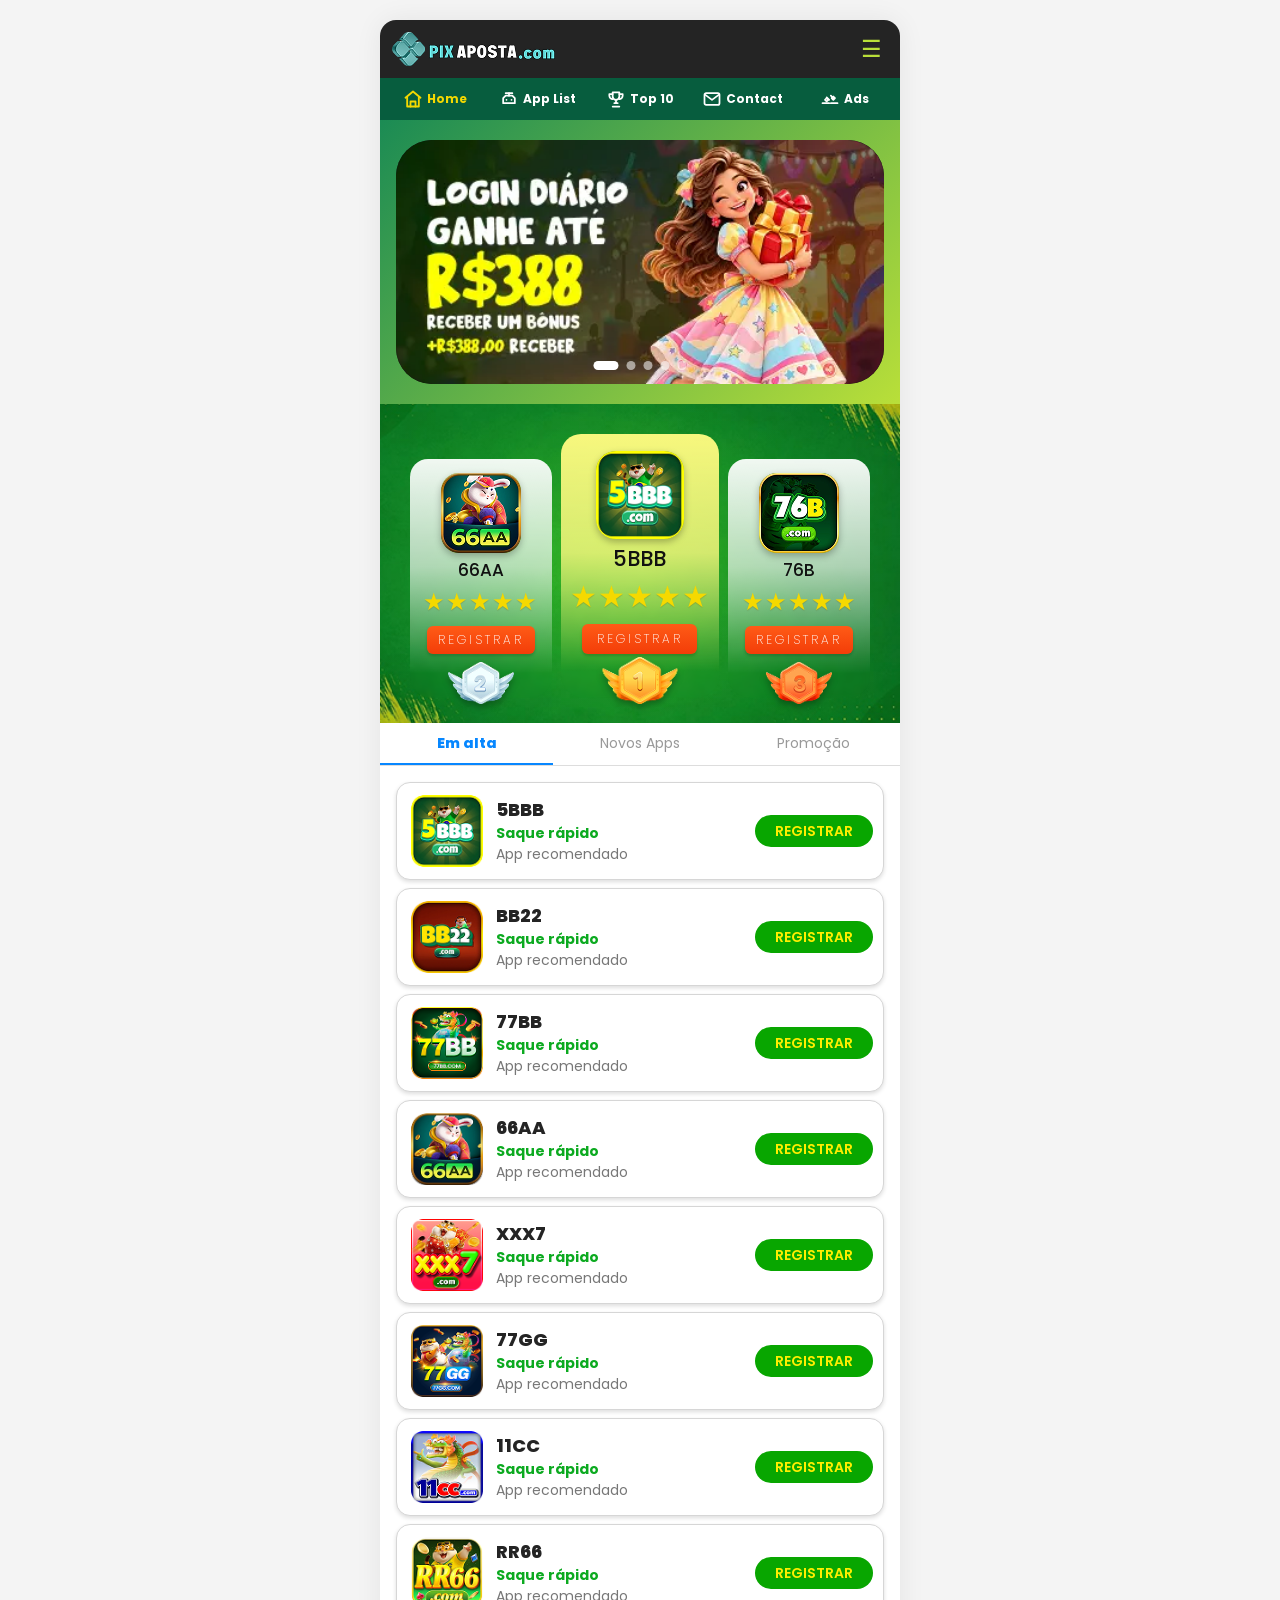
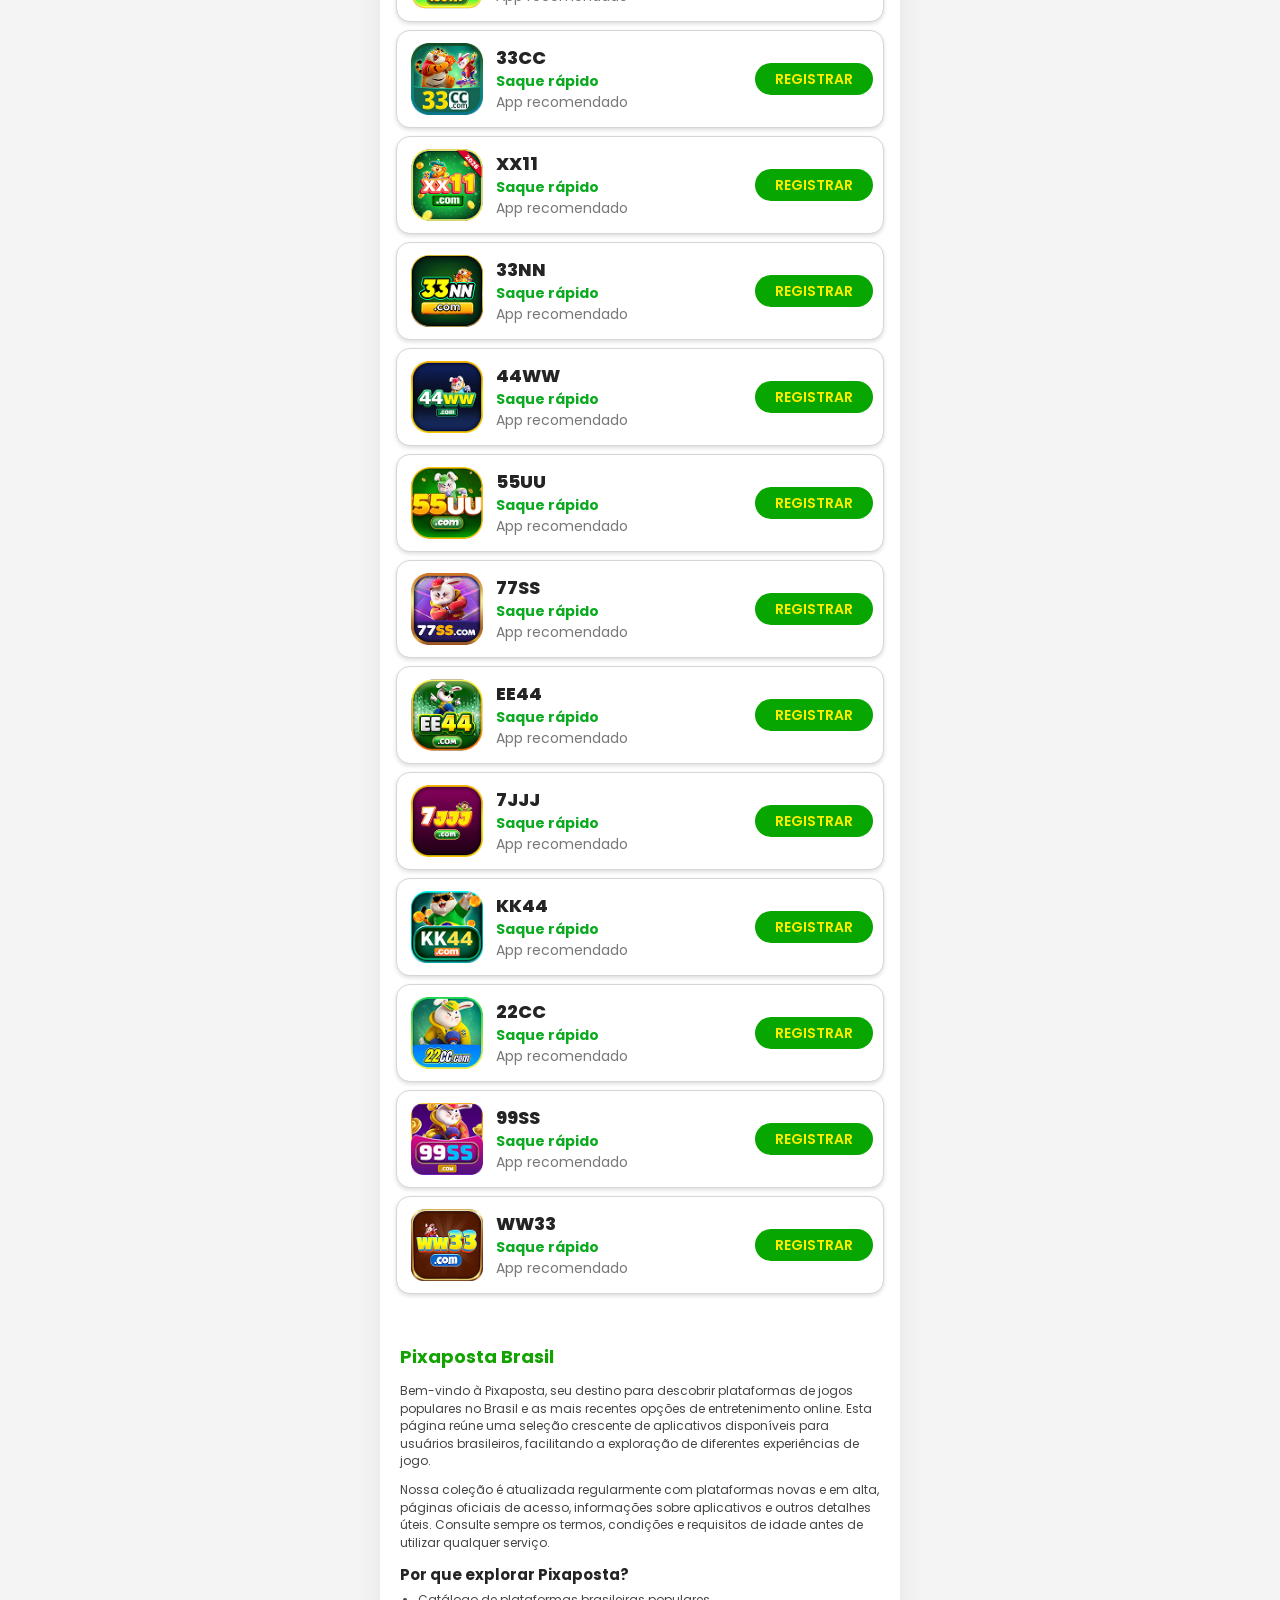
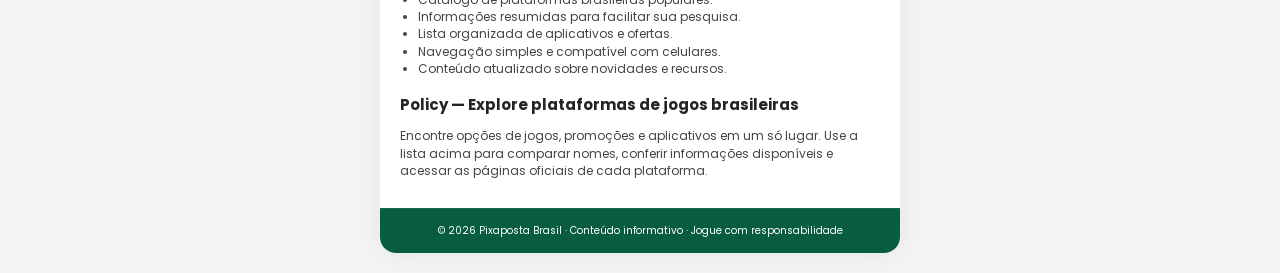
<file: index.html>
<!doctype html>
<html lang="pt-BR">
<head>
    <meta charset="utf-8">
    <meta name="viewport" content="width=device-width, initial-scale=1">
    <title>Pixaposta Brasil — Aplicativos de Jogos, Plataformas e Ofertas</title>
    <meta name="description" content="Confira aplicativos de jogos e plataformas populares no Brasil. Explore novidades, ofertas e informações sobre cada aplicativo.">
    <meta name="robots" content="index,follow,max-image-preview:large">
    <meta name="author" content="Pixaposta Brasil">
    <meta name="format-detection" content="telephone=no">
    <!-- Standard favicon -->
    <link rel="icon" type="image/png" sizes="32x32" href="favicon.ico">
    <!-- <link rel="icon" type="image/png" sizes="16x16" href="favicon-16x16.png"> -->

    <!-- Apple devices -->
    <link rel="apple-touch-icon" sizes="180x180" href="apple-touch-icon.png">
    <link rel="canonical" href="https://example.com/">
    <meta property="og:type" content="website">
    <meta property="og:locale" content="pt_BR">
    <meta property="og:image" content="./assets/images/og/pixaposta-ogbanner.png">
    <meta property="og:title" content="Pixaposta Brasil — Aplicativos de Jogos, Plataformas e Ofertas">
    <meta property="og:description" content="Explore plataformas brasileiras de jogos, bônus e aplicativos recomendados.">
    <meta name="theme-color" content="#075d3e">
    <link rel="preconnect" href="https://fonts.googleapis.com">
    <link rel="preconnect" href="https://fonts.gstatic.com" crossorigin>
    <link href="https://fonts.googleapis.com/css2?family=Poppins:wght@400;500;600;700;800;900&display=swap" rel="stylesheet">
    <link rel="stylesheet" href="./assets/css/style.css">
    <script type="application/ld+json">
    {"@context":"https://schema.org","@type":"WebSite","name":"Pix Aposta Brasil","url":"https://example.com/","inLanguage":"pt-BR","description":"Plataformas brasileiras de jogos, bônus e aplicativos recomendados."}
    </script>
</head>
<body>
<main class="site" id="home">
    <header>
        <div class="topbar">
        <a class="brand" href="index.html" aria-label="Pix Aposta Brasil">
            <img class="brand-logo" src="./assets/images/pixaposta-logo.png" alt="Pix Aposta Brasil">
        </a>
        <button class="menu" id="menu-toggle" type="button" aria-label="Abrir menu" aria-expanded="false" aria-controls="site-menu">☰</button>
        </div>
        <nav class="menu-panel" id="site-menu" aria-label="Menu do site">
        <a href="index.html"><span class="menu-icon" aria-hidden="true"><svg viewBox="0 0 24 24" fill="none" stroke="currentColor" stroke-width="2" stroke-linecap="round" stroke-linejoin="round"><path d="M3 10.5 12 3l9 7.5"/><path d="M5 9.5V21h14V9.5"/><path d="M9 21v-6h6v6"/></svg></span>Home</a>
            <a href="policy.html"><span class="menu-icon" aria-hidden="true"><svg viewBox="0 0 24 24" fill="none" stroke="currentColor" stroke-width="2" stroke-linecap="round" stroke-linejoin="round"><path d="M12 3 20 6v6c0 5-3.5 8-8 9-4.5-1-8-4-8-9V6l8-3Z"/><path d="m9 12 2 2 4-4"/></svg></span>Policy</a>
            <a href="terms-and-conditions.html"><span class="menu-icon" aria-hidden="true"><svg viewBox="0 0 24 24" fill="none" stroke="currentColor" stroke-width="2" stroke-linecap="round" stroke-linejoin="round"><path d="M6 3h9l3 3v15H6z"/><path d="M15 3v4h4"/><path d="M9 12h6M9 16h6"/></svg></span>T&amp;C</a>
            <a href="about.html"><span class="menu-icon" aria-hidden="true"><svg viewBox="0 0 24 24" fill="none" stroke="currentColor" stroke-width="2" stroke-linecap="round" stroke-linejoin="round"><circle cx="12" cy="8" r="4"/><path d="M4 21c1.5-4 4-6 8-6s6.5 2 8 6"/></svg></span>About</a>
            <a href="faq.html"><span class="menu-icon" aria-hidden="true"><svg viewBox="0 0 24 24" fill="none" stroke="currentColor" stroke-width="2" stroke-linecap="round" stroke-linejoin="round"><circle cx="12" cy="12" r="9"/><path d="M9.5 9a2.7 2.7 0 1 1 4.5 2c-1.4 1-2 1.5-2 3"/><path d="M12 17h.01"/></svg></span>FAQ</a>
        </nav>
        <nav class="nav" aria-label="Navegação principal">
        <a href="index.html" class="active" aria-current="page"><span class="nav-icon" aria-hidden="true"><svg viewBox="0 0 24 24" fill="none" stroke="currentColor" stroke-width="2.2" stroke-linecap="round" stroke-linejoin="round"><path d="M3 10.5 12 3l9 7.5"/><path d="M5 9.5V21h14V9.5"/><path d="M9 21v-6h6v6"/></svg></span><span class="nav-label">Home</span></a>
        <a href="applist.html"><span class="nav-icon" aria-hidden="true"><svg viewBox="0 0 24 24" fill="none" stroke="currentColor" stroke-width="2.1" stroke-linecap="round" stroke-linejoin="round"><path d="M8 8h8l3 3v6H5v-6l3-3Z"/><path d="M9 13h.01M15 13h.01"/><path d="M12 8V5"/><path d="M8 5h8"/></svg></span><span class="nav-label">App List</span></a>
        <a href="top.html"><span class="nav-icon" aria-hidden="true"><svg viewBox="0 0 24 24" fill="none" stroke="currentColor" stroke-width="2.1" stroke-linecap="round" stroke-linejoin="round"><path d="M8 4h8v5a4 4 0 0 1-8 0V4Z"/><path d="M8 6H4v2a4 4 0 0 0 4 4M16 6h4v2a4 4 0 0 1-4 4M12 13v4M8 21h8M10 17h4"/></svg></span><span class="nav-label">Top 10</span></a>
        <a href="contact.html"><span class="nav-icon" aria-hidden="true"><svg viewBox="0 0 24 24" fill="none" stroke="currentColor" stroke-width="2.1" stroke-linecap="round" stroke-linejoin="round"><rect x="3" y="5" width="18" height="14" rx="2"/><path d="m4 7 8 6 8-6"/></svg></span><span class="nav-label">Contact</span></a>
        <a href="ads.html"><span class="nav-icon" aria-hidden="true"><svg viewBox="0 0 24 24" fill="none" stroke="currentColor" stroke-width="2.1" stroke-linecap="round" stroke-linejoin="round"><path d="m14 11 2-2 2 2-2 2-2-2Z"/><path d="m10 13-2 2-2-2 2-2 2 2Z"/><path d="m8 10 3 3"/><path d="m13 8 3 3"/><path d="M3 17h8M13 17h8"/></svg></span><span class="nav-label">Ads</span></a>
        </nav>
    </header>
    <section class="hero" aria-labelledby="hero-title">

        <div
            class="hero-slider"
            id="hero-slider"
            aria-roledescription="carousel"
            aria-label="Banners em destaque"
        >

            <div class="hero-slides">

                <article
                    class="hero-slide active"
                    role="group"
                    aria-roledescription="slide"
                    aria-label="1 de 5"
                >
                    <img
                        src="./assets/images/banners/banner-slider1.webp"
                        alt="Pix Aposta Brasil - Banner em destaque"
                        width="1200"
                        height="600"
                        fetchpriority="high"
                        decoding="async"
                    >
                </article>

                <article
                    class="hero-slide"
                    role="group"
                    aria-roledescription="slide"
                    aria-label="2 de 5"
                    aria-hidden="true"
                >
                    <img
                        src="./assets/images/banners/banner-slider2.webp"
                        alt="Pix Aposta Brasil - Ofertas e novidades"
                        width="1200"
                        height="600"
                        loading="lazy"
                        decoding="async"
                    >
                </article>

                <article
                    class="hero-slide"
                    role="group"
                    aria-roledescription="slide"
                    aria-label="3 de 5"
                    aria-hidden="true"
                >
                    <img
                        src="./assets/images/banners/banner-slider3.webp"
                        alt="Pix Aposta Brasil - Plataformas em destaque"
                        width="1200"
                        height="600"
                        loading="lazy"
                        decoding="async"
                    >
                </article>

                <!-- <article
                    class="hero-slide"
                    role="group"
                    aria-roledescription="slide"
                    aria-label="4 de 5"
                    aria-hidden="true"
                >
                    <img
                        src="./assets/images/banners/banner-slider4.webp"
                        alt="Pix Aposta Brasil - Promoções especiais"
                        width="1200"
                        height="600"
                        loading="lazy"
                        decoding="async"
                    >
                </article>

                <article
                    class="hero-slide"
                    role="group"
                    aria-roledescription="slide"
                    aria-label="5 de 5"
                    aria-hidden="true"
                >
                    <img
                        src="./assets/images/banners/banner-slider5.webp"
                        alt="Pix Aposta Brasil - Novos aplicativos"
                        width="1200"
                        height="600"
                        loading="lazy"
                        decoding="async"
                    >
                </article> -->

            </div>

            <!-- Previous -->
            <button
                class="hero-arrow hero-prev"
                type="button"
                aria-label="Banner anterior"
            >
                ‹
            </button>

            <!-- Next -->
            <button
                class="hero-arrow hero-next"
                type="button"
                aria-label="Próximo banner"
            >
                ›
            </button>

            <!-- Indicators -->
            <div
                class="hero-dots"
                role="tablist"
                aria-label="Selecionar banner"
            >
                <button
                    class="hero-dot active"
                    type="button"
                    role="tab"
                    aria-selected="true"
                    aria-label="Ir para o banner 1"
                    data-slide="0"
                ></button>

                <button
                    class="hero-dot"
                    type="button"
                    role="tab"
                    aria-selected="false"
                    aria-label="Ir para o banner 2"
                    data-slide="1"
                ></button>

                <button
                    class="hero-dot"
                    type="button"
                    role="tab"
                    aria-selected="false"
                    aria-label="Ir para o banner 3"
                    data-slide="2"
                ></button>

                <button
                    class="hero-dot"
                    type="button"
                    role="tab"
                    aria-selected="false"
                    aria-label="Ir para o banner 4"
                    data-slide="3"
                ></button>

                <button
                    class="hero-dot"
                    type="button"
                    role="tab"
                    aria-selected="false"
                    aria-label="Ir para o banner 5"
                    data-slide="4"
                ></button>
            </div>

        </div>

    </section>
    <!-- =========================
     TOP 3 PLATFORM RANKING
    ========================= -->
    <section class="top3-ranking">

    <!-- Background image goes here -->
    <div class="ranking-bg"></div>

    <div class="ranking-content">

        <!-- RANK #2 -->
        <article class="rank-card rank-2">
            <div class="rank-platform">
                <div class="platform-logo">
                    <img src="./assets/images/66AA_rank2.png" alt="66AA">
                </div>
                <div class="platform-name">66AA</div>

                <div class="stars">
                ★★★★★
                </div>

                <a href="#" class="rank-button">REGISTRAR</a>
            </div>

            <div class="rank-medal">
                <img src="./assets/images/rank2-icon.png" alt="2nd place">
            </div>
        </article>


        <!-- RANK #1 -->
        <article class="rank-card rank-1">
            <div class="rank-platform">
                <div class="platform-logo">
                <img src="./assets/images/5BBB_rank1.png" alt="5BBB">
                </div>

                <div class="platform-name">5BBB</div>

                <div class="stars">
                ★★★★★
                </div>

                <a href="#" class="rank-button">REGISTRAR</a>
            </div>

            <div class="rank-medal">
                <img src="./assets/images/rank1-icon.png" alt="1st place">
            </div>
        </article>


        <!-- RANK #3 -->
        <article class="rank-card rank-3">
            <div class="rank-platform">
                <div class="platform-logo">
                <img src="./assets/images/76B_rank3.png" alt="76B">
                </div>

                <div class="platform-name">76B</div>

                <div class="stars">
                ★★★★★
                </div>

                <a href="#" class="rank-button">REGISTRAR</a>
            </div>

            <div class="rank-medal">
                <img src="./assets/images/rank3-icon.png" alt="3rd place">
            </div>
        </article>

    </div>
    </section>
    <nav class="tabs" aria-label="Categorias" role="tablist">
        <button class="active" id="tab-hot" role="tab" aria-selected="true" aria-controls="apps" data-category="hot">Em alta</button>
        <button id="tab-new" role="tab" aria-selected="false" aria-controls="apps" data-category="new">Novos Apps</button>
        <button id="tab-promo" role="tab" aria-selected="false" aria-controls="apps" data-category="promo">Promoção</button>
    </nav>
    <section class="list" id="apps" aria-labelledby="apps-title" role="tabpanel" tabindex="0">
        <h2 id="apps-title" class="sr-only">Aplicativos em alta</h2>
        <div id="app-list"></div>
        <p id="empty-state" class="empty-state" hidden>Nenhum aplicativo disponível nesta categoria.</p>
    </section>
    <section class="content" id="top10">
        <h2 id="about">Pixaposta Brasil</h2>
        <p>Bem-vindo à Pixaposta, seu destino para descobrir plataformas de jogos populares no Brasil e as mais recentes opções de entretenimento online. Esta página reúne uma seleção crescente de aplicativos disponíveis para usuários brasileiros, facilitando a exploração de diferentes experiências de jogo.</p>
        <p>Nossa coleção é atualizada regularmente com plataformas novas e em alta, páginas oficiais de acesso, informações sobre aplicativos e outros detalhes úteis. Consulte sempre os termos, condições e requisitos de idade antes de utilizar qualquer serviço.</p>
        <h3>Por que explorar Pixaposta?</h3>
        <ul><li>Catálogo de plataformas brasileiras populares.</li><li>Informações resumidas para facilitar sua pesquisa.</li><li>Lista organizada de aplicativos e ofertas.</li><li>Navegação simples e compatível com celulares.</li><li>Conteúdo atualizado sobre novidades e recursos.</li></ul>
        <h3 id="policy">Policy — Explore plataformas de jogos brasileiras</h3>
        <p>Encontre opções de jogos, promoções e aplicativos em um só lugar. Use a lista acima para comparar nomes, conferir informações disponíveis e acessar as páginas oficiais de cada plataforma.</p>
        
    </section>
    <footer class="footer">© 2026 Pixaposta Brasil · Conteúdo informativo · Jogue com responsabilidade</footer>
    </main>
    <script src="./assets/js/app.js" defer></script>
</body>
</html>
</file>
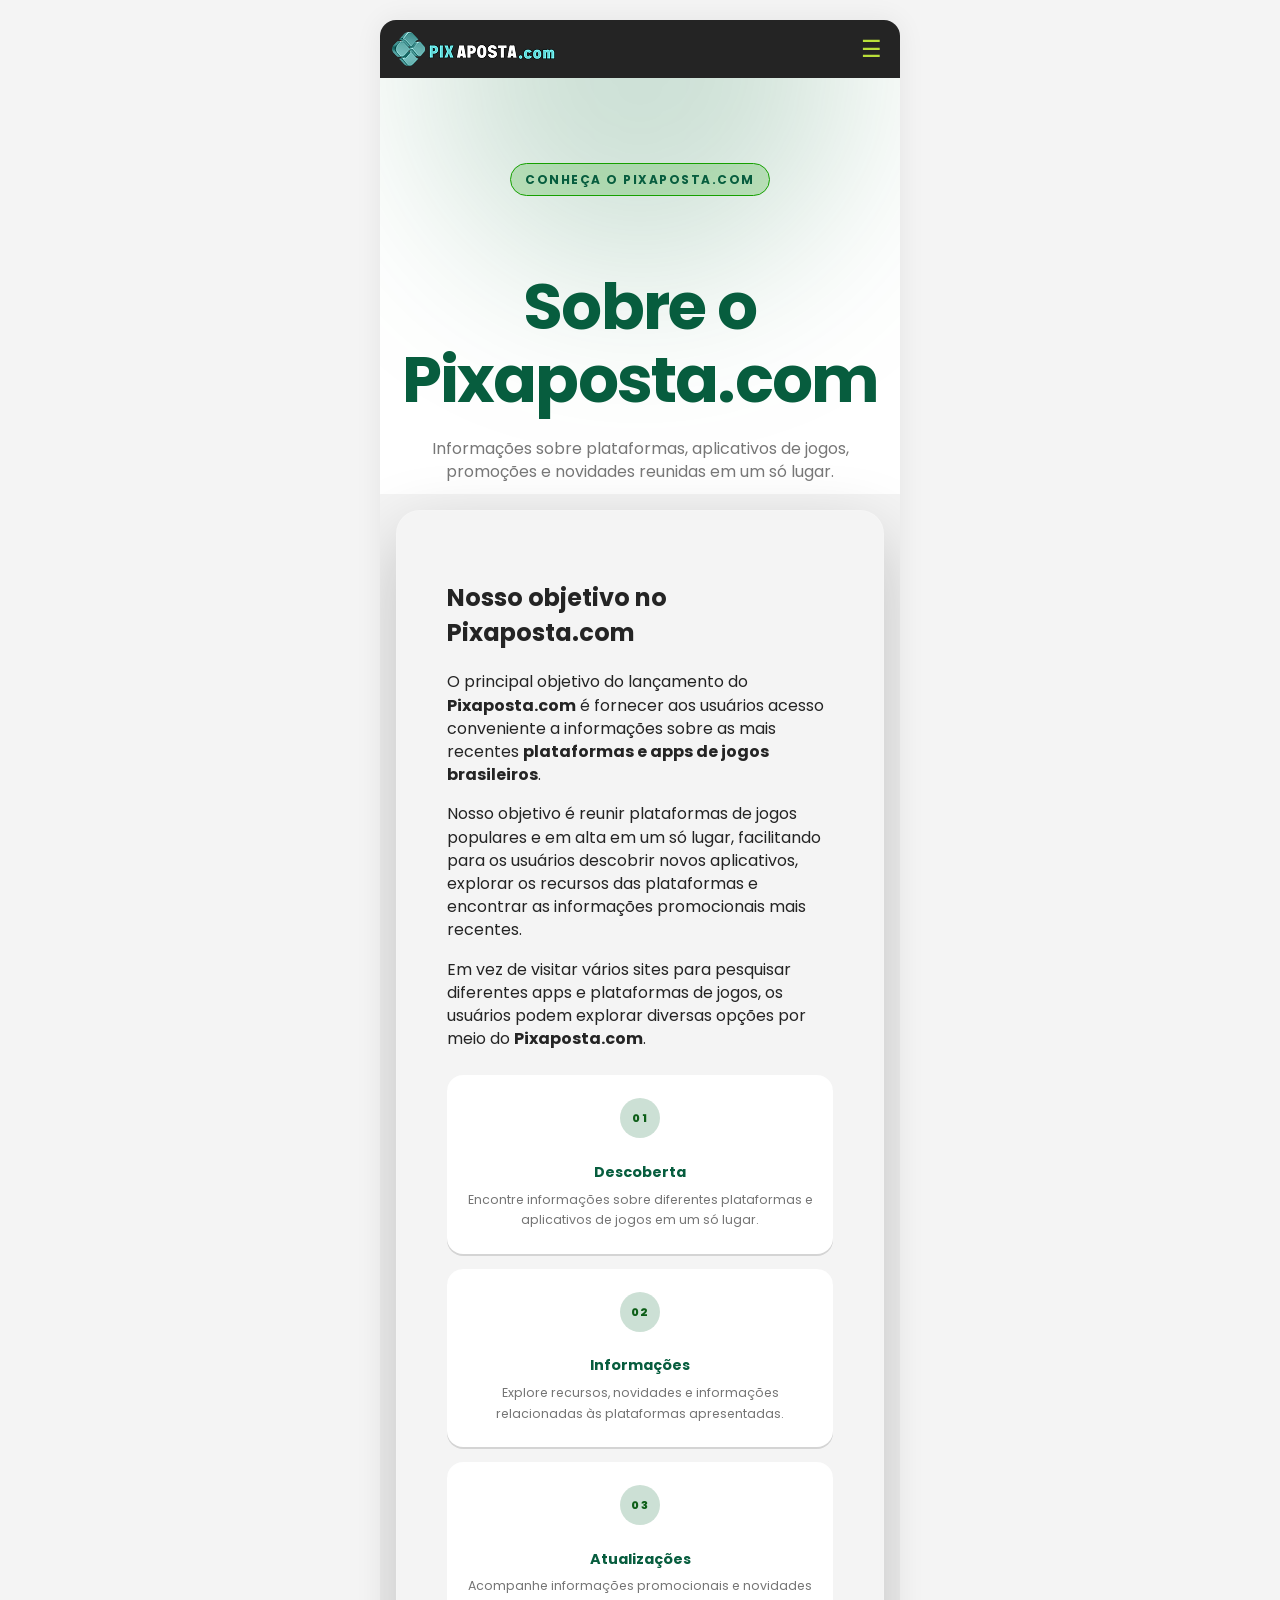
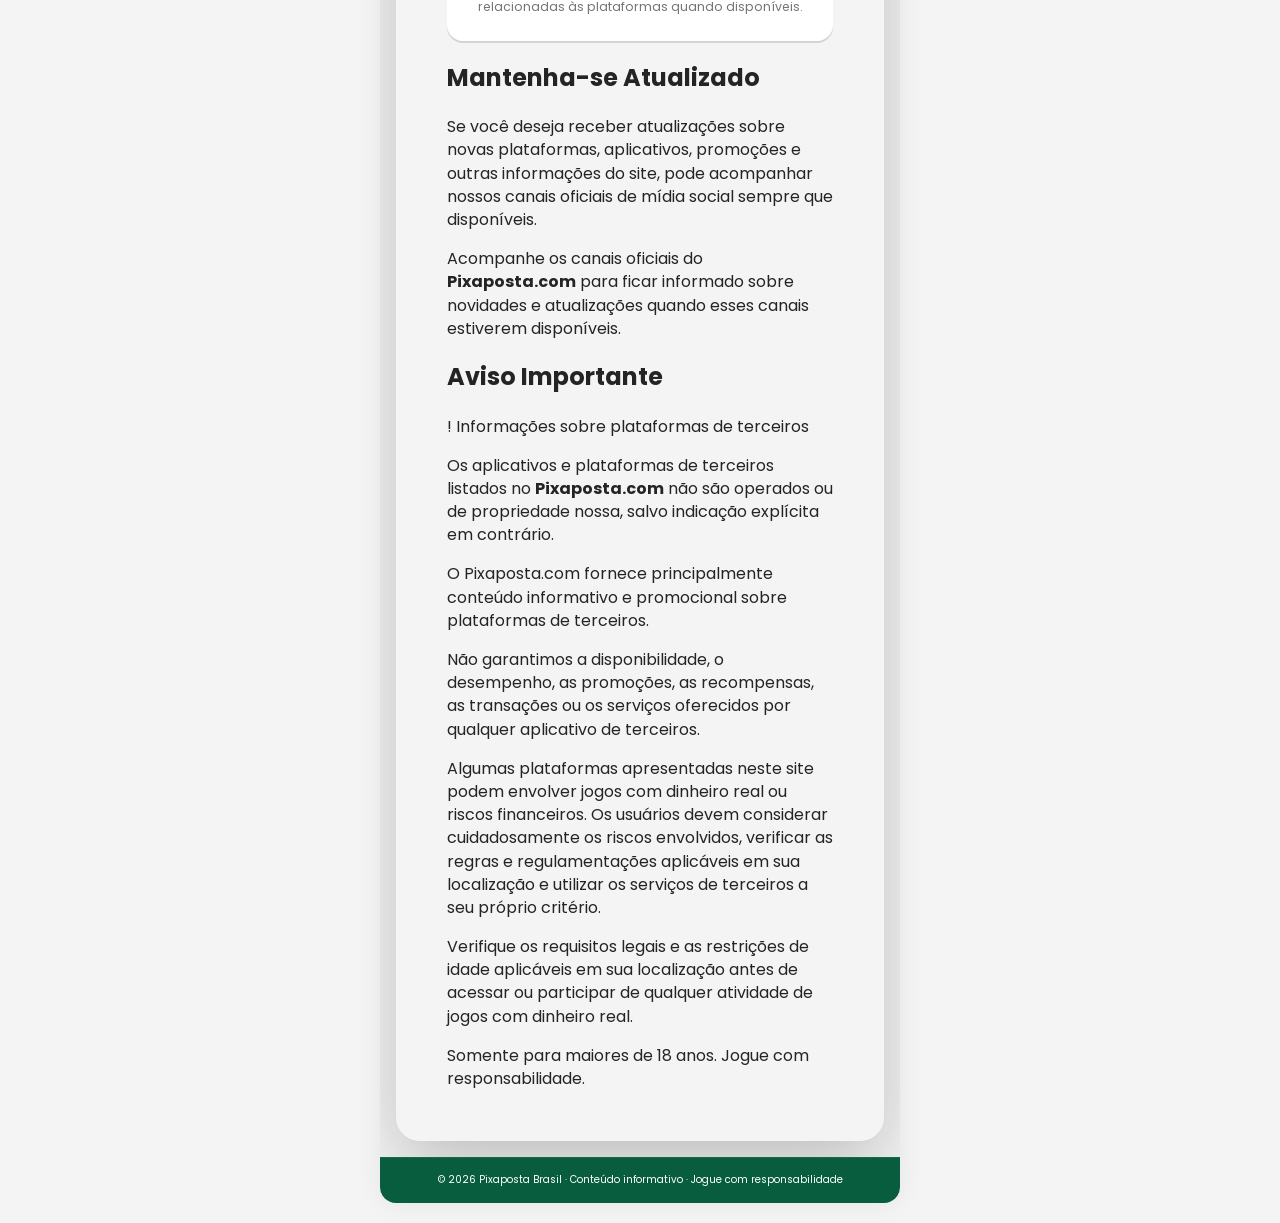
<file: about.html>
<!doctype html>
<html lang="pt-BR">
<head>
    <meta charset="utf-8">
    <meta name="viewport" content="width=device-width, initial-scale=1">
    <title>Pixaposta Brasil — Aplicativos de Jogos, Plataformas e Ofertas</title>
    <meta name="description" content="Confira aplicativos de jogos e plataformas populares no Brasil. Explore novidades, ofertas e informações sobre cada aplicativo.">
    <meta name="robots" content="index,follow,max-image-preview:large">
    <meta name="author" content="Pixaposta Brasil">
    <meta name="format-detection" content="telephone=no">
    <!-- Standard favicon -->
    <link rel="icon" type="image/png" sizes="32x32" href="favicon.ico">
    <!-- <link rel="icon" type="image/png" sizes="16x16" href="favicon-16x16.png"> -->

    <!-- Apple devices -->
    <link rel="apple-touch-icon" sizes="180x180" href="apple-touch-icon.png">
    <link rel="canonical" href="https://example.com/">
    <meta property="og:type" content="website">
    <meta property="og:locale" content="pt_BR">
    <meta property="og:image" content="./assets/images/og/pixaposta-ogbanner.png">
    <meta property="og:title" content="Pixaposta Brasil — Aplicativos de Jogos, Plataformas e Ofertas">
    <meta property="og:description" content="Explore plataformas brasileiras de jogos, bônus e aplicativos recomendados.">
    <meta name="theme-color" content="#075d3e">
    <link rel="preconnect" href="https://fonts.googleapis.com">
    <link rel="preconnect" href="https://fonts.gstatic.com" crossorigin>
    <link href="https://fonts.googleapis.com/css2?family=Poppins:wght@400;500;600;700;800;900&display=swap" rel="stylesheet">
    <link rel="stylesheet" href="./assets/css/style.css">
    <script type="application/ld+json">
    {"@context":"https://schema.org","@type":"WebSite","name":"Pix Aposta Brasil","url":"https://example.com/","inLanguage":"pt-BR","description":"Plataformas brasileiras de jogos, bônus e aplicativos recomendados."}
    </script>
</head>
<body>
    <main class="site" id="topperformers">
        <header>
            <div class="topbar">
            <a class="brand" href="index.html" aria-label="Pix Aposta Brasil">
                <img class="brand-logo" src="./assets/images/pixaposta-logo.png" alt="Pix Aposta Brasil">
            </a>
            <button class="menu" id="menu-toggle" type="button" aria-label="Abrir menu" aria-expanded="false" aria-controls="site-menu">☰</button>
            </div>
            <nav class="menu-panel" id="site-menu" aria-label="Menu do site">
            <a href="index.html"><span class="menu-icon" aria-hidden="true"><svg viewBox="0 0 24 24" fill="none" stroke="currentColor" stroke-width="2" stroke-linecap="round" stroke-linejoin="round"><path d="M3 10.5 12 3l9 7.5"/><path d="M5 9.5V21h14V9.5"/><path d="M9 21v-6h6v6"/></svg></span>Home</a>
            <a href="policy.html"><span class="menu-icon" aria-hidden="true"><svg viewBox="0 0 24 24" fill="none" stroke="currentColor" stroke-width="2" stroke-linecap="round" stroke-linejoin="round"><path d="M12 3 20 6v6c0 5-3.5 8-8 9-4.5-1-8-4-8-9V6l8-3Z"/><path d="m9 12 2 2 4-4"/></svg></span>Policy</a>
            <a href="terms-and-conditions.html"><span class="menu-icon" aria-hidden="true"><svg viewBox="0 0 24 24" fill="none" stroke="currentColor" stroke-width="2" stroke-linecap="round" stroke-linejoin="round"><path d="M6 3h9l3 3v15H6z"/><path d="M15 3v4h4"/><path d="M9 12h6M9 16h6"/></svg></span>T&amp;C</a>
            <a href="about.html"><span class="menu-icon" aria-hidden="true"><svg viewBox="0 0 24 24" fill="none" stroke="currentColor" stroke-width="2" stroke-linecap="round" stroke-linejoin="round"><circle cx="12" cy="8" r="4"/><path d="M4 21c1.5-4 4-6 8-6s6.5 2 8 6"/></svg></span>About</a>
            <a href="faq.html"><span class="menu-icon" aria-hidden="true"><svg viewBox="0 0 24 24" fill="none" stroke="currentColor" stroke-width="2" stroke-linecap="round" stroke-linejoin="round"><circle cx="12" cy="12" r="9"/><path d="M9.5 9a2.7 2.7 0 1 1 4.5 2c-1.4 1-2 1.5-2 3"/><path d="M12 17h.01"/></svg></span>FAQ</a>
            </nav>
            <!-- <nav class="nav" aria-label="Navegação principal">
            <a href="index.html"><span class="nav-icon" aria-hidden="true"><svg viewBox="0 0 24 24" fill="none" stroke="currentColor" stroke-width="2.2" stroke-linecap="round" stroke-linejoin="round"><path d="M3 10.5 12 3l9 7.5"/><path d="M5 9.5V21h14V9.5"/><path d="M9 21v-6h6v6"/></svg></span><span class="nav-label">Home</span></a>
            <a href="applist.html"><span class="nav-icon" aria-hidden="true"><svg viewBox="0 0 24 24" fill="none" stroke="currentColor" stroke-width="2.1" stroke-linecap="round" stroke-linejoin="round"><path d="M8 8h8l3 3v6H5v-6l3-3Z"/><path d="M9 13h.01M15 13h.01"/><path d="M12 8V5"/><path d="M8 5h8"/></svg></span><span class="nav-label">App List</span></a>
            <a href="top.html"><span class="nav-icon" aria-hidden="true"><svg viewBox="0 0 24 24" fill="none" stroke="currentColor" stroke-width="2.1" stroke-linecap="round" stroke-linejoin="round"><path d="M8 4h8v5a4 4 0 0 1-8 0V4Z"/><path d="M8 6H4v2a4 4 0 0 0 4 4M16 6h4v2a4 4 0 0 1-4 4M12 13v4M8 21h8M10 17h4"/></svg></span><span class="nav-label">Top 50</span></a>
            <a href="contact.html"><span class="nav-icon" aria-hidden="true"><svg viewBox="0 0 24 24" fill="none" stroke="currentColor" stroke-width="2.1" stroke-linecap="round" stroke-linejoin="round"><rect x="3" y="5" width="18" height="14" rx="2"/><path d="m4 7 8 6 8-6"/></svg></span><span class="nav-label">Contact</span></a>
            <a href="ads.html" class="active" aria-current="page"><span class="nav-icon" aria-hidden="true"><svg viewBox="0 0 24 24" fill="none" stroke="currentColor" stroke-width="2.1" stroke-linecap="round" stroke-linejoin="round"><path d="m14 11 2-2 2 2-2 2-2-2Z"/><path d="m10 13-2 2-2-2 2-2 2 2Z"/><path d="m8 10 3 3"/><path d="m13 8 3 3"/><path d="M3 17h8M13 17h8"/></svg></span><span class="nav-label">Ads</span></a>
            </nav> -->
        </header>

        <!-- ======================================== HERO ======================================== -->
        <section class="tnc-hero">
            <div class="tnc-hero-content">
                <div class="eyebrow"> Conheça o Pixaposta.com </div>
                <h1> Sobre o <span>Pixaposta.com</span> </h1>
                <p> Informações sobre plataformas, aplicativos de jogos, promoções e novidades reunidas em um só lugar. </p>
            </div>
        </section>
        <!-- ======================================== MAIN ======================================== -->
        <section class="main-content">
            <article class="content-card">
                <!-- INTRO -->
                <section class="intro">
                    <h2> Nosso objetivo no <span>Pixaposta.com</span> </h2>
                    <p> O principal objetivo do lançamento do <strong>Pixaposta.com</strong> é fornecer aos usuários acesso conveniente a informações sobre as mais recentes <strong>plataformas e apps de jogos brasileiros</strong>. </p>
                    <p> Nosso objetivo é reunir plataformas de jogos populares e em alta em um só lugar, facilitando para os usuários descobrir novos aplicativos, explorar os recursos das plataformas e encontrar as informações promocionais mais recentes. </p>
                    <p>
                    Em vez de visitar vários sites para pesquisar diferentes apps e plataformas de jogos, os usuários podem explorar diversas opções por meio do <strong>Pixaposta.com</strong>. </p>
                    <!-- FEATURES -->
                    <div class="feature-box">
                        <div class="feature-about"> <span class="feature-number"> 01 </span>
                            <h3> Descoberta </h3>
                            <p> Encontre informações sobre diferentes plataformas e aplicativos de jogos em um só lugar. </p>
                        </div>
                        <div class="feature-about"> <span class="feature-number"> 02 </span>
                            <h3> Informações </h3>
                            <p> Explore recursos, novidades e informações relacionadas às plataformas apresentadas. </p>
                        </div>
                        <div class="feature-about"> <span class="feature-number"> 03 </span>
                            <h3> Atualizações </h3>
                            <p> Acompanhe informações promocionais e novidades relacionadas às plataformas quando disponíveis. </p>
                        </div>
                    </div>
                </section>
                <!-- UPDATES -->
                <section class="info-section">
                    <h2> Mantenha-se Atualizado </h2>
                    <p> Se você deseja receber atualizações sobre novas plataformas, aplicativos, promoções e outras informações do site, pode acompanhar nossos canais oficiais de mídia social sempre que disponíveis. </p>
                    <div class="social-box">
                        <p> Acompanhe os canais oficiais do <strong>Pixaposta.com</strong> para ficar informado sobre novidades e atualizações quando esses canais estiverem disponíveis. </p>
                    </div>
                </section>
                <!-- IMPORTANT NOTICE -->
                <section class="info-section">
                    <h2> Aviso Importante </h2>
                    <div class="notice">
                        <div class="notice-title"> <span class="notice-icon"> ! </span> Informações sobre plataformas de terceiros </div>
                        <p> Os aplicativos e plataformas de terceiros listados no <strong>Pixaposta.com</strong> não são operados ou de propriedade nossa, salvo indicação explícita em contrário. </p>
                        <p> O Pixaposta.com fornece principalmente conteúdo informativo e promocional sobre plataformas de terceiros. </p>
                        <p> Não garantimos a disponibilidade, o desempenho, as promoções, as recompensas, as transações ou os serviços oferecidos por qualquer aplicativo de terceiros. </p>
                        <p> Algumas plataformas apresentadas neste site podem envolver jogos com dinheiro real ou riscos financeiros. Os usuários devem considerar cuidadosamente os riscos envolvidos, verificar as regras e regulamentações aplicáveis em sua localização
                            e utilizar os serviços de terceiros a seu próprio critério. </p>
                        <p> Verifique os requisitos legais e as restrições de idade aplicáveis em sua localização antes de acessar ou participar de qualquer atividade de jogos com dinheiro real. </p>
                        <div class="responsible"> Somente para maiores de 18 anos. Jogue com responsabilidade. </div>
                    </div>
                </section>
            </article>
        </section>
        <footer class="footer">© 2026 Pixaposta Brasil · Conteúdo informativo · Jogue com responsabilidade</footer>
    </main>    
    <script src="./assets/js/app.js" defer></script>
</body>
</html>
</file>
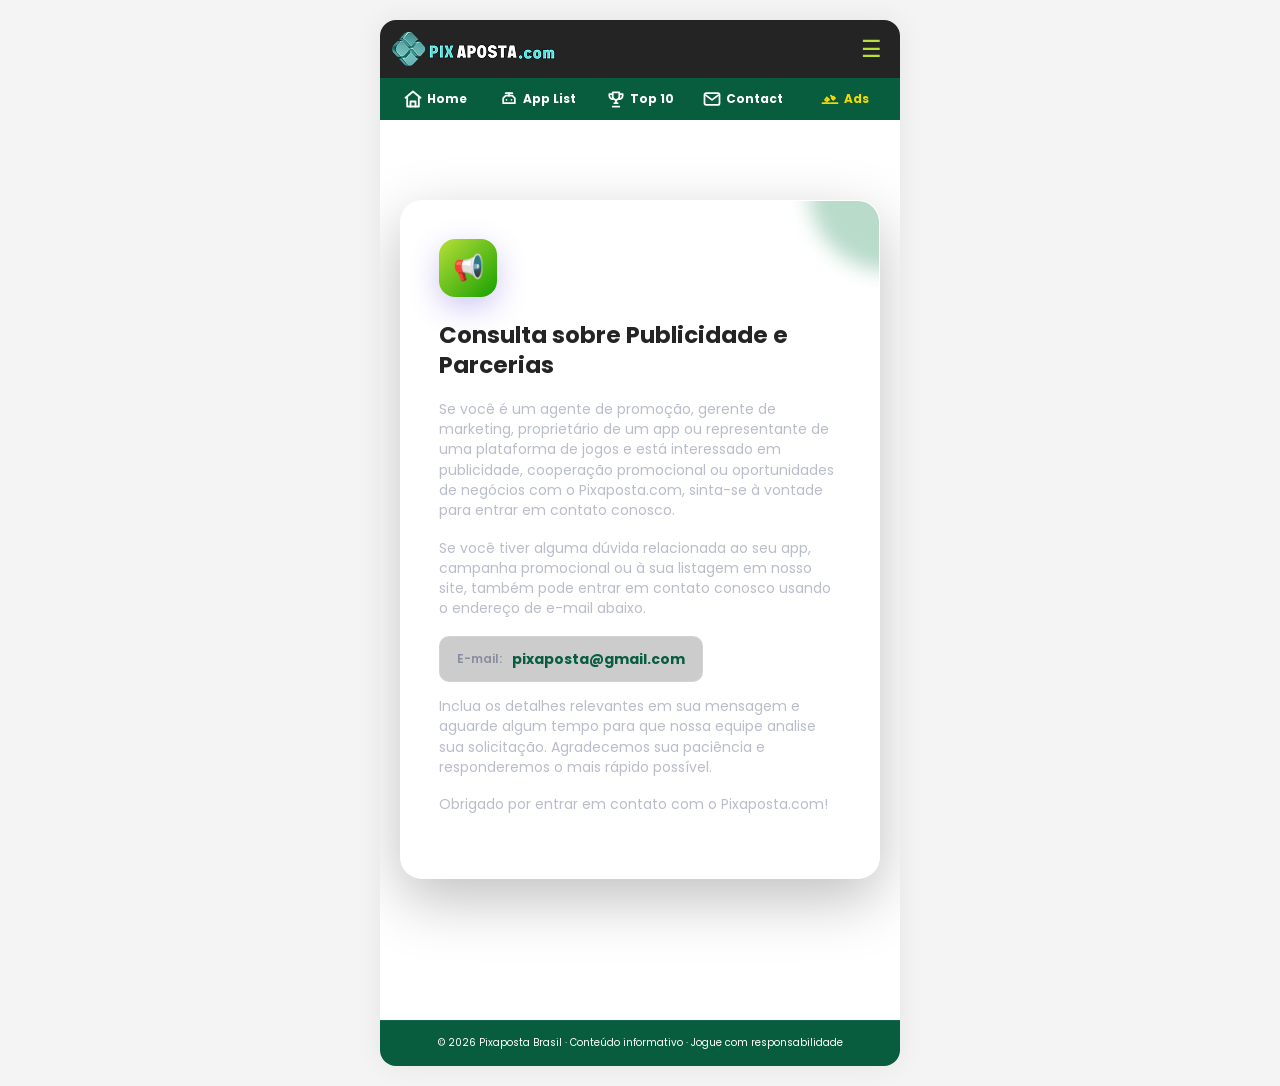
<file: ads.html>
<!doctype html>
<html lang="pt-BR">
<head>
    <meta charset="utf-8">
    <meta name="viewport" content="width=device-width, initial-scale=1">
    <title>Pixaposta Brasil — Aplicativos de Jogos, Plataformas e Ofertas</title>
    <meta name="description" content="Confira aplicativos de jogos e plataformas populares no Brasil. Explore novidades, ofertas e informações sobre cada aplicativo.">
    <meta name="robots" content="index,follow,max-image-preview:large">
    <meta name="author" content="Pixaposta Brasil">
    <meta name="format-detection" content="telephone=no">
    <!-- Standard favicon -->
    <link rel="icon" type="image/png" sizes="32x32" href="favicon.ico">
    <!-- <link rel="icon" type="image/png" sizes="16x16" href="favicon-16x16.png"> -->

    <!-- Apple devices -->
    <link rel="apple-touch-icon" sizes="180x180" href="apple-touch-icon.png">
    <link rel="canonical" href="https://example.com/">
    <meta property="og:type" content="website">
    <meta property="og:locale" content="pt_BR">
    <meta property="og:image" content="./assets/images/og/pixaposta-ogbanner.png">
    <meta property="og:title" content="Pixaposta Brasil — Aplicativos de Jogos, Plataformas e Ofertas">
    <meta property="og:description" content="Explore plataformas brasileiras de jogos, bônus e aplicativos recomendados.">
    <meta name="theme-color" content="#075d3e">
    <link rel="preconnect" href="https://fonts.googleapis.com">
    <link rel="preconnect" href="https://fonts.gstatic.com" crossorigin>
    <link href="https://fonts.googleapis.com/css2?family=Poppins:wght@400;500;600;700;800;900&display=swap" rel="stylesheet">
    <link rel="stylesheet" href="./assets/css/style.css">
    <script type="application/ld+json">
    {"@context":"https://schema.org","@type":"WebSite","name":"Pix Aposta Brasil","url":"https://example.com/","inLanguage":"pt-BR","description":"Plataformas brasileiras de jogos, bônus e aplicativos recomendados."}
    </script>
</head>
<body>
    <main class="site" id="topperformers">
        <header>
            <div class="topbar">
            <a class="brand" href="index.html" aria-label="Pix Aposta Brasil">
                <img class="brand-logo" src="./assets/images/pixaposta-logo.png" alt="Pix Aposta Brasil">
            </a>
            <button class="menu" id="menu-toggle" type="button" aria-label="Abrir menu" aria-expanded="false" aria-controls="site-menu">☰</button>
            </div>
            <nav class="menu-panel" id="site-menu" aria-label="Menu do site">
            <a href="index.html"><span class="menu-icon" aria-hidden="true"><svg viewBox="0 0 24 24" fill="none" stroke="currentColor" stroke-width="2" stroke-linecap="round" stroke-linejoin="round"><path d="M3 10.5 12 3l9 7.5"/><path d="M5 9.5V21h14V9.5"/><path d="M9 21v-6h6v6"/></svg></span>Home</a>
            <a href="policy.html"><span class="menu-icon" aria-hidden="true"><svg viewBox="0 0 24 24" fill="none" stroke="currentColor" stroke-width="2" stroke-linecap="round" stroke-linejoin="round"><path d="M12 3 20 6v6c0 5-3.5 8-8 9-4.5-1-8-4-8-9V6l8-3Z"/><path d="m9 12 2 2 4-4"/></svg></span>Policy</a>
            <a href="terms-and-conditions.html"><span class="menu-icon" aria-hidden="true"><svg viewBox="0 0 24 24" fill="none" stroke="currentColor" stroke-width="2" stroke-linecap="round" stroke-linejoin="round"><path d="M6 3h9l3 3v15H6z"/><path d="M15 3v4h4"/><path d="M9 12h6M9 16h6"/></svg></span>T&amp;C</a>
            <a href="about.html"><span class="menu-icon" aria-hidden="true"><svg viewBox="0 0 24 24" fill="none" stroke="currentColor" stroke-width="2" stroke-linecap="round" stroke-linejoin="round"><circle cx="12" cy="8" r="4"/><path d="M4 21c1.5-4 4-6 8-6s6.5 2 8 6"/></svg></span>About</a>
            <a href="faq.html"><span class="menu-icon" aria-hidden="true"><svg viewBox="0 0 24 24" fill="none" stroke="currentColor" stroke-width="2" stroke-linecap="round" stroke-linejoin="round"><circle cx="12" cy="12" r="9"/><path d="M9.5 9a2.7 2.7 0 1 1 4.5 2c-1.4 1-2 1.5-2 3"/><path d="M12 17h.01"/></svg></span>FAQ</a>
            </nav>
            <nav class="nav" aria-label="Navegação principal">
            <a href="index.html"><span class="nav-icon" aria-hidden="true"><svg viewBox="0 0 24 24" fill="none" stroke="currentColor" stroke-width="2.2" stroke-linecap="round" stroke-linejoin="round"><path d="M3 10.5 12 3l9 7.5"/><path d="M5 9.5V21h14V9.5"/><path d="M9 21v-6h6v6"/></svg></span><span class="nav-label">Home</span></a>
            <a href="applist.html"><span class="nav-icon" aria-hidden="true"><svg viewBox="0 0 24 24" fill="none" stroke="currentColor" stroke-width="2.1" stroke-linecap="round" stroke-linejoin="round"><path d="M8 8h8l3 3v6H5v-6l3-3Z"/><path d="M9 13h.01M15 13h.01"/><path d="M12 8V5"/><path d="M8 5h8"/></svg></span><span class="nav-label">App List</span></a>
            <a href="top.html"><span class="nav-icon" aria-hidden="true"><svg viewBox="0 0 24 24" fill="none" stroke="currentColor" stroke-width="2.1" stroke-linecap="round" stroke-linejoin="round"><path d="M8 4h8v5a4 4 0 0 1-8 0V4Z"/><path d="M8 6H4v2a4 4 0 0 0 4 4M16 6h4v2a4 4 0 0 1-4 4M12 13v4M8 21h8M10 17h4"/></svg></span><span class="nav-label">Top 10</span></a>
            <a href="contact.html"><span class="nav-icon" aria-hidden="true"><svg viewBox="0 0 24 24" fill="none" stroke="currentColor" stroke-width="2.1" stroke-linecap="round" stroke-linejoin="round"><rect x="3" y="5" width="18" height="14" rx="2"/><path d="m4 7 8 6 8-6"/></svg></span><span class="nav-label">Contact</span></a>
            <a href="ads.html" class="active" aria-current="page"><span class="nav-icon" aria-hidden="true"><svg viewBox="0 0 24 24" fill="none" stroke="currentColor" stroke-width="2.1" stroke-linecap="round" stroke-linejoin="round"><path d="m14 11 2-2 2 2-2 2-2-2Z"/><path d="m10 13-2 2-2-2 2-2 2 2Z"/><path d="m8 10 3 3"/><path d="m13 8 3 3"/><path d="M3 17h8M13 17h8"/></svg></span><span class="nav-label">Ads</span></a>
            </nav>
        </header>
        <section class="adv-section"> 
            <div class="contact-container"> 
                
                 <div class="contact-grid">
                    <!-- Advertising --> 
                     <article class="contact-card"> 
                        <div class="card-icon" aria-hidden="true"> 📢 </div> 
                        <h2>Consulta sobre Publicidade e Parcerias</h2> 
                        <p> Se você é um agente de promoção, gerente de marketing, proprietário de um app ou representante de uma plataforma de jogos e está interessado em publicidade, cooperação promocional ou oportunidades de negócios com o Pixaposta.com, sinta-se à vontade para entrar em contato conosco. </p> 
                        <p> Se você tiver alguma dúvida relacionada ao seu app, campanha promocional ou à sua listagem em nosso site, também pode entrar em contato conosco usando o endereço de e-mail abaixo. </p> 
                         
                        <div class="email-box"> 
                            <span class="email-label">E-mail:</span> 
                            <a href="mailto:pixaposta@gmail.com?subject=Consulta%20relacionada%20%C3%A0%20publicidade" aria-label="Enviar e-mail para publicidade do Pixaposta.com"> pixaposta@gmail.com </a> 
                        </div> 

                        <p> Inclua os detalhes relevantes em sua mensagem e aguarde algum tempo para que nossa equipe analise sua solicitação. Agradecemos sua paciência e responderemos o mais rápido possível.
 </p>
                        <p>Obrigado por entrar em contato com o Pixaposta.com!</p>
                    </article> 
                    </div>
                </div> 
            </section>
        <footer class="footer">© 2026 Pixaposta Brasil · Conteúdo informativo · Jogue com responsabilidade</footer>
    </main>    <script src="./assets/js/app.js" defer></script>
</body>
</html>
</file>
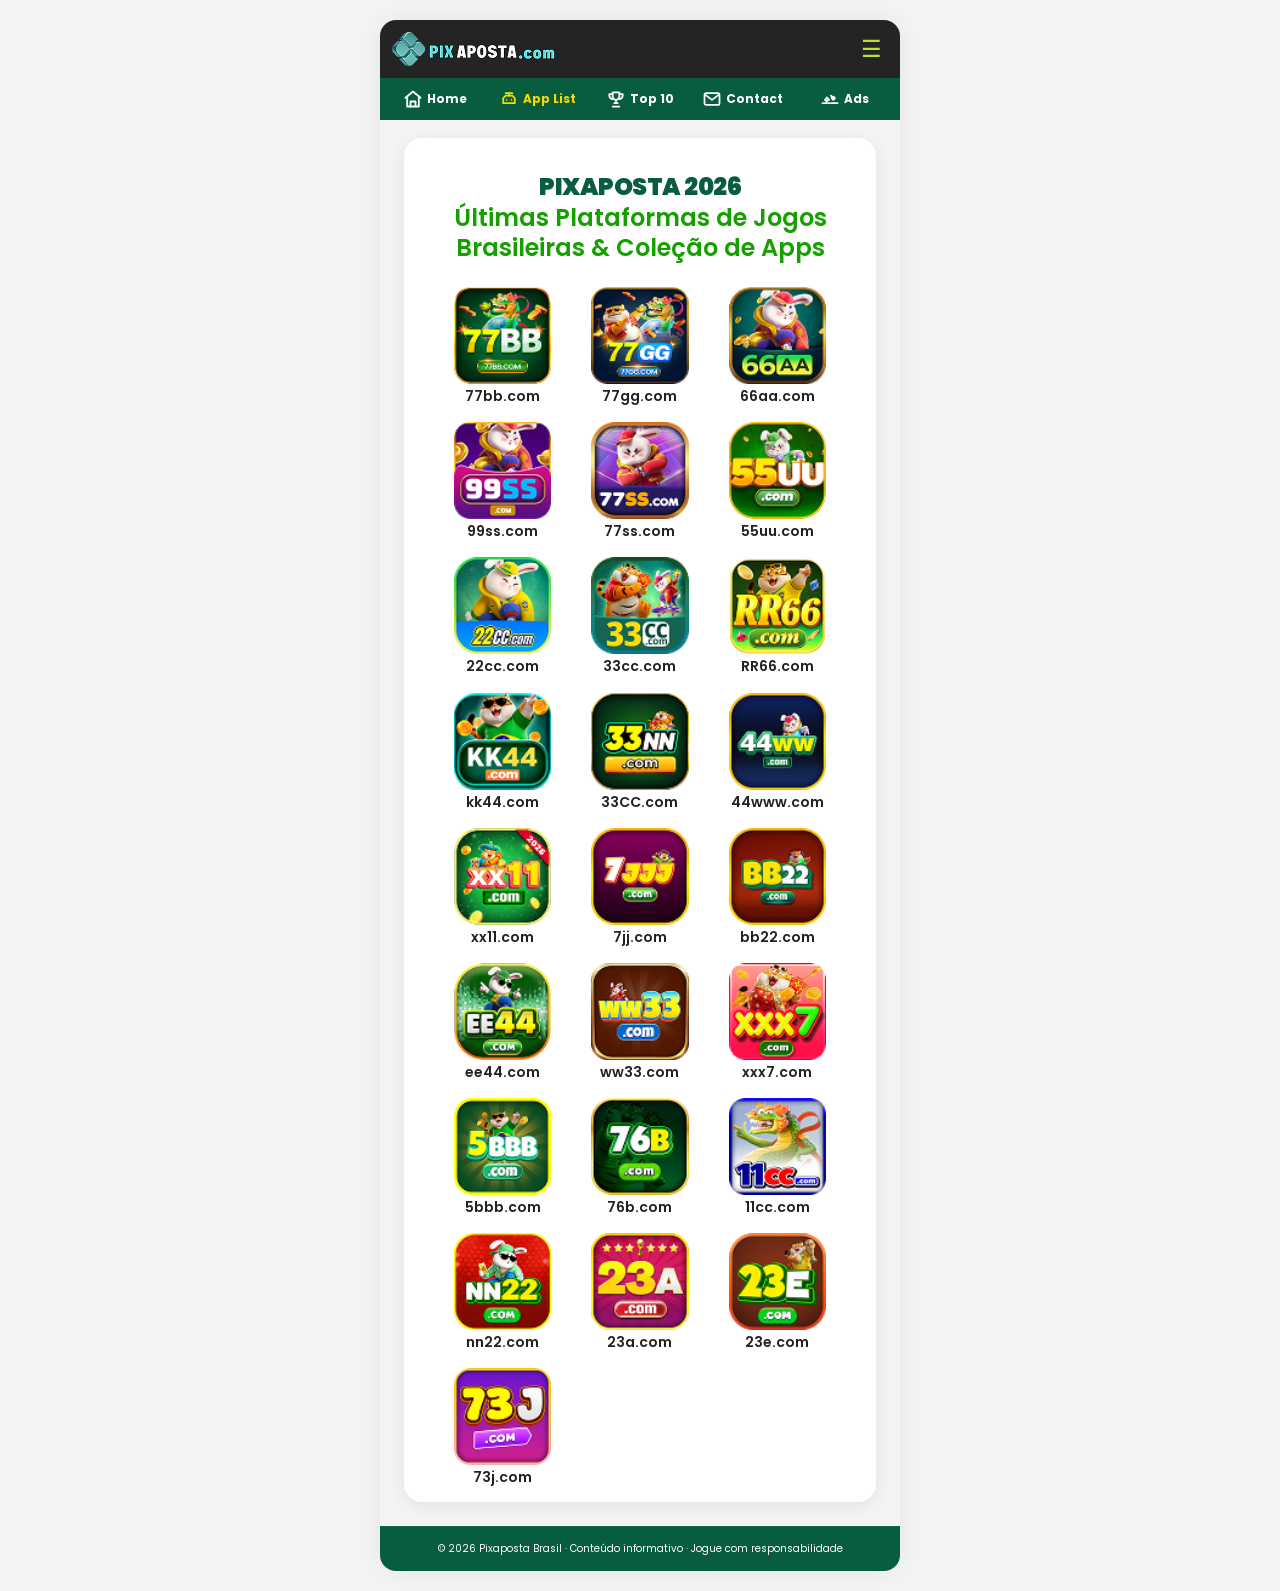
<file: applist.html>
<!doctype html>
<html lang="pt-BR">
<head>
    <meta charset="utf-8">
    <meta name="viewport" content="width=device-width, initial-scale=1">
    <title>Pixaposta Brasil — Aplicativos de Jogos, Plataformas e Ofertas</title>
    <meta name="description" content="Confira aplicativos de jogos e plataformas populares no Brasil. Explore novidades, ofertas e informações sobre cada aplicativo.">
    <meta name="robots" content="index,follow,max-image-preview:large">
    <meta name="author" content="Pixaposta Brasil">
    <meta name="format-detection" content="telephone=no">
    <!-- Standard favicon -->
    <link rel="icon" type="image/png" sizes="32x32" href="favicon.ico">
    <!-- <link rel="icon" type="image/png" sizes="16x16" href="favicon-16x16.png"> -->

    <!-- Apple devices -->
    <link rel="apple-touch-icon" sizes="180x180" href="apple-touch-icon.png">
    <link rel="canonical" href="https://example.com/">
    <meta property="og:type" content="website">
    <meta property="og:locale" content="pt_BR">
    <meta property="og:image" content="./assets/images/og/pixaposta-ogbanner.png">
    <meta property="og:title" content="Pixaposta Brasil — Aplicativos de Jogos, Plataformas e Ofertas">
    <meta property="og:description" content="Explore plataformas brasileiras de jogos, bônus e aplicativos recomendados.">
    <meta name="theme-color" content="#075d3e">
    <link rel="preconnect" href="https://fonts.googleapis.com">
    <link rel="preconnect" href="https://fonts.gstatic.com" crossorigin>
    <link href="https://fonts.googleapis.com/css2?family=Poppins:wght@400;500;600;700;800;900&display=swap" rel="stylesheet">
    <link rel="stylesheet" href="./assets/css/style.css">
    <script type="application/ld+json">
    {"@context":"https://schema.org","@type":"WebSite","name":"Pix Aposta Brasil","url":"https://example.com/","inLanguage":"pt-BR","description":"Plataformas brasileiras de jogos, bônus e aplicativos recomendados."}
    </script>
</head>
<body>
<main class="site" id="applist">
    <header>
        <div class="topbar">
        <a class="brand" href="index.html" aria-label="Pix Aposta Brasil">
            <img class="brand-logo" src="./assets/images/pixaposta-logo.png" alt="Pix Aposta Brasil">
        </a>
        <button class="menu" id="menu-toggle" type="button" aria-label="Abrir menu" aria-expanded="false" aria-controls="site-menu">☰</button>
        </div>
        <nav class="menu-panel" id="site-menu" aria-label="Menu do site">
        <a href="index.html"><span class="menu-icon" aria-hidden="true"><svg viewBox="0 0 24 24" fill="none" stroke="currentColor" stroke-width="2" stroke-linecap="round" stroke-linejoin="round"><path d="M3 10.5 12 3l9 7.5"/><path d="M5 9.5V21h14V9.5"/><path d="M9 21v-6h6v6"/></svg></span>Home</a>
            <a href="policy.html"><span class="menu-icon" aria-hidden="true"><svg viewBox="0 0 24 24" fill="none" stroke="currentColor" stroke-width="2" stroke-linecap="round" stroke-linejoin="round"><path d="M12 3 20 6v6c0 5-3.5 8-8 9-4.5-1-8-4-8-9V6l8-3Z"/><path d="m9 12 2 2 4-4"/></svg></span>Policy</a>
            <a href="terms-and-conditions.html"><span class="menu-icon" aria-hidden="true"><svg viewBox="0 0 24 24" fill="none" stroke="currentColor" stroke-width="2" stroke-linecap="round" stroke-linejoin="round"><path d="M6 3h9l3 3v15H6z"/><path d="M15 3v4h4"/><path d="M9 12h6M9 16h6"/></svg></span>T&amp;C</a>
            <a href="about.html"><span class="menu-icon" aria-hidden="true"><svg viewBox="0 0 24 24" fill="none" stroke="currentColor" stroke-width="2" stroke-linecap="round" stroke-linejoin="round"><circle cx="12" cy="8" r="4"/><path d="M4 21c1.5-4 4-6 8-6s6.5 2 8 6"/></svg></span>About</a>
            <a href="faq.html"><span class="menu-icon" aria-hidden="true"><svg viewBox="0 0 24 24" fill="none" stroke="currentColor" stroke-width="2" stroke-linecap="round" stroke-linejoin="round"><circle cx="12" cy="12" r="9"/><path d="M9.5 9a2.7 2.7 0 1 1 4.5 2c-1.4 1-2 1.5-2 3"/><path d="M12 17h.01"/></svg></span>FAQ</a>
        </nav>
        <nav class="nav" aria-label="Navegação principal">
        <a href="index.html"><span class="nav-icon" aria-hidden="true"><svg viewBox="0 0 24 24" fill="none" stroke="currentColor" stroke-width="2.2" stroke-linecap="round" stroke-linejoin="round"><path d="M3 10.5 12 3l9 7.5"/><path d="M5 9.5V21h14V9.5"/><path d="M9 21v-6h6v6"/></svg></span><span class="nav-label">Home</span></a>
        <a href="applist.html" class="active" aria-current="page"><span class="nav-icon" aria-hidden="true"><svg viewBox="0 0 24 24" fill="none" stroke="currentColor" stroke-width="2.1" stroke-linecap="round" stroke-linejoin="round"><path d="M8 8h8l3 3v6H5v-6l3-3Z"/><path d="M9 13h.01M15 13h.01"/><path d="M12 8V5"/><path d="M8 5h8"/></svg></span><span class="nav-label">App List</span></a>
        <a href="top.html"><span class="nav-icon" aria-hidden="true"><svg viewBox="0 0 24 24" fill="none" stroke="currentColor" stroke-width="2.1" stroke-linecap="round" stroke-linejoin="round"><path d="M8 4h8v5a4 4 0 0 1-8 0V4Z"/><path d="M8 6H4v2a4 4 0 0 0 4 4M16 6h4v2a4 4 0 0 1-4 4M12 13v4M8 21h8M10 17h4"/></svg></span><span class="nav-label">Top 10</span></a>
        <a href="contact.html"><span class="nav-icon" aria-hidden="true"><svg viewBox="0 0 24 24" fill="none" stroke="currentColor" stroke-width="2.1" stroke-linecap="round" stroke-linejoin="round"><rect x="3" y="5" width="18" height="14" rx="2"/><path d="m4 7 8 6 8-6"/></svg></span><span class="nav-label">Contact</span></a>
        <a href="ads.html"><span class="nav-icon" aria-hidden="true"><svg viewBox="0 0 24 24" fill="none" stroke="currentColor" stroke-width="2.1" stroke-linecap="round" stroke-linejoin="round"><path d="m14 11 2-2 2 2-2 2-2-2Z"/><path d="m10 13-2 2-2-2 2-2 2 2Z"/><path d="m8 10 3 3"/><path d="m13 8 3 3"/><path d="M3 17h8M13 17h8"/></svg></span><span class="nav-label">Ads</span></a>
        </nav>
    </header>
    <section class="gaming-platforms" id="anuncios">
        <div class="gaming-platforms__intro">
            <h1 class="gaming-platforms__title">
                Pixaposta 2026 <br>
            </h1>
            <p class="hsub">Últimas Plataformas
                de Jogos Brasileiras
                 & Coleção de Apps</p>
            <div class="platform-grid" aria-label="Featured gaming platforms">
                <!-- 77BB -->
                <a class="platform-card" href="#" aria-label="Visit 77BB gaming platform" rel="nofollow sponsored">
                    <span class="platform-card__image-wrapper">
                        <img class="platform-card__image" src="./assets/images/apps/77BB.png" alt="77BB gaming platform" width="150" height="150" loading="lazy" decoding="async">
                    </span>
                    <span class="platform-card__name">77bb.com</span>
                </a>


                <!-- 77GG -->
                <a
                    class="platform-card"
                    href="https://77gg.com"
                    aria-label="Visit 77GG gaming platform"
                    rel="nofollow sponsored"
                >
                    <span class="platform-card__image-wrapper">
                        <img
                            class="platform-card__image"
                            src="./assets/images/apps/77GG.png"
                            alt="77GG gaming platform"
                            width="150"
                            height="150"
                            loading="lazy"
                            decoding="async"
                        >
                    </span>

                    <span class="platform-card__name">
                        77gg.com
                    </span>
                </a>


                <!-- 66AA -->
                <a
                    class="platform-card"
                    href="https://66aa.com"
                    aria-label="Visit 66AA gaming platform"
                    rel="nofollow sponsored"
                >
                    <span class="platform-card__image-wrapper">
                        <img
                            class="platform-card__image"
                            src="./assets/images/apps/66AA.png"
                            alt="66AA gaming platform"
                            width="150"
                            height="150"
                            loading="lazy"
                            decoding="async"
                        >
                    </span>

                    <span class="platform-card__name">
                        66aa.com
                    </span>
                </a>


                <!-- 995S -->
                <a
                    class="platform-card"
                    href="https://99ss.com"
                    aria-label="Visit 99SS gaming platform"
                    rel="nofollow sponsored"
                >
                    <span class="platform-card__image-wrapper">
                        <img
                            class="platform-card__image"
                            src="./assets/images/apps/99SS.png"
                            alt="995S gaming platform"
                            width="150"
                            height="150"
                            loading="lazy"
                            decoding="async"
                        >
                    </span>

                    <span class="platform-card__name">
                        99ss.com
                    </span>
                </a>


                <!-- 775S -->
                <a
                    class="platform-card"
                    href="https://77ss.com"
                    aria-label="Visit 77SS gaming platform"
                    rel="nofollow sponsored"
                >
                    <span class="platform-card__image-wrapper">
                        <img
                            class="platform-card__image"
                            src="./assets/images/apps/77SS.png"
                            alt="77SS gaming platform"
                            width="150"
                            height="150"
                            loading="lazy"
                            decoding="async"
                        >
                    </span>

                    <span class="platform-card__name">
                        77ss.com
                    </span>
                </a>


                <!-- 55UU -->
                <a
                    class="platform-card"
                    href="https://55uu.com"
                    aria-label="Visit 55UU gaming platform"
                    rel="nofollow sponsored"
                >
                    <span class="platform-card__image-wrapper">
                        <img
                            class="platform-card__image"
                            src="./assets/images/apps/55UU.png"
                            alt="55UU gaming platform"
                            width="150"
                            height="150"
                            loading="lazy"
                            decoding="async"
                        >
                    </span>

                    <span class="platform-card__name">
                        55uu.com
                    </span>
                </a>


                <!-- 22CC -->
                <a
                    class="platform-card"
                    href="https://22cc.com"
                    aria-label="Visit 22CC gaming platform"
                    rel="nofollow sponsored"
                >
                    <span class="platform-card__image-wrapper">
                        <img
                            class="platform-card__image"
                            src="./assets/images/apps/22CC.png"
                            alt="22CC gaming platform"
                            width="150"
                            height="150"
                            loading="lazy"
                            decoding="async"
                        >
                    </span>

                    <span class="platform-card__name">
                        22cc.com
                    </span>
                </a>


                <!-- 33CC -->
                <a
                    class="platform-card"
                    href="https://33cc.com"
                    aria-label="Visit 33CC gaming platform"
                    rel="nofollow sponsored"
                >
                    <span class="platform-card__image-wrapper">
                        <img
                            class="platform-card__image"
                            src="./assets/images/apps/33CC.png"
                            alt="33CC gaming platform"
                            width="150"
                            height="150"
                            loading="lazy"
                            decoding="async"
                        >
                    </span>

                    <span class="platform-card__name">
                        33cc.com
                    </span>
                </a>


                <!-- RR66 -->
                <a
                    class="platform-card"
                    href="https://rr66.com"
                    aria-label="Visit RR66 gaming platform"
                    rel="nofollow sponsored"
                >
                    <span class="platform-card__image-wrapper">
                        <img
                            class="platform-card__image"
                            src="./assets/images/apps/RR66.png"
                            alt="RR66 gaming platform"
                            width="150"
                            height="150"
                            loading="lazy"
                            decoding="async"
                        >
                    </span>

                    <span class="platform-card__name">
                        RR66.com
                    </span>
                </a>


                <!-- KK44 -->
                <a
                    class="platform-card"
                    href="https://kk44.com"
                    aria-label="Visit KK44 gaming platform"
                    rel="nofollow sponsored"
                >
                    <span class="platform-card__image-wrapper">
                        <img
                            class="platform-card__image"
                            src="./assets/images/apps/KK44.png"
                            alt="KK44 gaming platform"
                            width="150"
                            height="150"
                            loading="lazy"
                            decoding="async"
                        >
                    </span>

                    <span class="platform-card__name">
                        kk44.com
                    </span>
                </a>


                <!-- 33 -->
                <a
                    class="platform-card"
                    href="https://33cc.com"
                    aria-label="Visit 33 gaming platform"
                    rel="nofollow sponsored"
                >
                    <span class="platform-card__image-wrapper">
                        <img
                            class="platform-card__image"
                            src="./assets/images/apps/33NN.png"
                            alt="33 gaming platform"
                            width="150"
                            height="150"
                            loading="lazy"
                            decoding="async"
                        >
                    </span>

                    <span class="platform-card__name">
                        33CC.com
                    </span>
                </a>


                <!-- 44 -->
                <a
                    class="platform-card"
                    href="https://44www.com"
                    aria-label="Visit 44WW gaming platform"
                    rel="nofollow sponsored"
                >
                    <span class="platform-card__image-wrapper">
                        <img
                            class="platform-card__image"
                            src="./assets/images/apps/44WW.png"
                            alt="44 gaming platform"
                            width="150"
                            height="150"
                            loading="lazy"
                            decoding="async"
                        >
                    </span>

                    <span class="platform-card__name">
                        44www.com
                    </span>
                </a>


                <!-- XX11 -->
                <a
                    class="platform-card"
                    href="https://xx11.com"
                    aria-label="Visit XX11 gaming platform"
                    rel="nofollow sponsored"
                >
                    <span class="platform-card__image-wrapper">
                        <img
                            class="platform-card__image"
                            src="./assets/images/apps/XX11.png"
                            alt="XX11 gaming platform"
                            width="150"
                            height="150"
                            loading="lazy"
                            decoding="async"
                        >
                    </span>

                    <span class="platform-card__name">
                        xx11.com
                    </span>
                </a>


                <!-- 7JJ -->
                <a
                    class="platform-card"
                    href="https://7jjj.com"
                    aria-label="Visit 7JJ gaming platform"
                    rel="nofollow sponsored"
                >
                    <span class="platform-card__image-wrapper">
                        <img
                            class="platform-card__image"
                            src="./assets/images/apps/7JJJ.png"
                            alt="7JJ gaming platform"
                            width="150"
                            height="150"
                            loading="lazy"
                            decoding="async"
                        >
                    </span>

                    <span class="platform-card__name">
                        7jj.com
                    </span>
                </a>


                <!-- BB22 -->
                <a
                    class="platform-card"
                    href="https://bb22.com"
                    aria-label="Visit BB22 gaming platform"
                    rel="nofollow sponsored"
                >
                    <span class="platform-card__image-wrapper">
                        <img
                            class="platform-card__image"
                            src="./assets/images/apps/BB22.png"
                            alt="BB22 gaming platform"
                            width="150"
                            height="150"
                            loading="lazy"
                            decoding="async"
                        >
                    </span>

                    <span class="platform-card__name">
                        bb22.com
                    </span>
                </a>


                <!-- EE44 -->
                <a
                    class="platform-card"
                    href="https://ee44.com"
                    aria-label="Visit EE44 gaming platform"
                    rel="nofollow sponsored"
                >
                    <span class="platform-card__image-wrapper">
                        <img
                            class="platform-card__image"
                            src="./assets/images/apps/EE44.png"
                            alt="EE44 gaming platform"
                            width="150"
                            height="150"
                            loading="lazy"
                            decoding="async"
                        >
                    </span>

                    <span class="platform-card__name">
                        ee44.com
                    </span>
                </a>


                <!-- WW33 -->
                <a
                    class="platform-card"
                    href="https://ww33.com"
                    aria-label="Visit WW33 gaming platform"
                    rel="nofollow sponsored"
                >
                    <span class="platform-card__image-wrapper">
                        <img
                            class="platform-card__image"
                            src="./assets/images/apps/WW33.png"
                            alt="WW33 gaming platform"
                            width="150"
                            height="150"
                            loading="lazy"
                            decoding="async"
                        >
                    </span>

                    <span class="platform-card__name">
                        ww33.com
                    </span>
                </a>


                <!-- XXX7 -->
                <a
                    class="platform-card"
                    href="https://xxx7.com"
                    aria-label="Visit XXX7 gaming platform"
                    rel="nofollow sponsored"
                >
                    <span class="platform-card__image-wrapper">
                        <img
                            class="platform-card__image"
                            src="./assets/images/apps/XXX7.png"
                            alt="XXX7 gaming platform"
                            width="150"
                            height="150"
                            loading="lazy"
                            decoding="async"
                        >
                    </span>

                    <span class="platform-card__name">
                        xxx7.com
                    </span>
                </a>


                <!-- 5BBB -->
                <a
                    class="platform-card"
                    href="https://5bbb.com"
                    aria-label="Visit 5BBB gaming platform"
                    rel="nofollow sponsored"
                >
                    <span class="platform-card__image-wrapper">
                        <img
                            class="platform-card__image"
                            src="./assets/images/apps/5BBB.png"
                            alt="5BBB gaming platform"
                            width="150"
                            height="150"
                            loading="lazy"
                            decoding="async"
                        >
                    </span>

                    <span class="platform-card__name">
                        5bbb.com
                    </span>
                </a>


                <!-- 76B -->
                <a
                    class="platform-card"
                    href="https://76b.com"
                    aria-label="Visit 76B gaming platform"
                    rel="nofollow sponsored"
                >
                    <span class="platform-card__image-wrapper">
                        <img
                            class="platform-card__image"
                            src="./assets/images/apps/76B.png"
                            alt="76B gaming platform"
                            width="150"
                            height="150"
                            loading="lazy"
                            decoding="async"
                        >
                    </span>

                    <span class="platform-card__name">
                        76b.com
                    </span>
                </a>

                <!-- 11CC -->
                <a class="platform-card" href="#" aria-label="Visit 11CC gaming platform" rel="nofollow sponsored">
                    <span class="platform-card__image-wrapper">
                        <img class="platform-card__image" src="./assets/images/apps/11CC.png" alt="11CC gaming platform" width="150" height="150" loading="lazy" decoding="async">
                    </span>
                    <span class="platform-card__name">11cc.com</span>
                </a>


                <!-- NN22 -->
                <a
                    class="platform-card"
                    href="https://nn22.com"
                    aria-label="Visit NN22 gaming platform"
                    rel="nofollow sponsored"
                >
                    <span class="platform-card__image-wrapper">
                        <img
                            class="platform-card__image"
                            src="./assets/images/apps/NN22.png"
                            alt="NN22 gaming platform"
                            width="150"
                            height="150"
                            loading="lazy"
                            decoding="async"
                        >
                    </span>

                    <span class="platform-card__name">
                        nn22.com
                    </span>
                </a>


                <!-- 23A -->
                <a
                    class="platform-card"
                    href="https://23a.com"
                    aria-label="Visit 23A gaming platform"
                    rel="nofollow sponsored"
                >
                    <span class="platform-card__image-wrapper">
                        <img
                            class="platform-card__image"
                            src="./assets/images/apps/23A.png"
                            alt="23A gaming platform"
                            width="150"
                            height="150"
                            loading="lazy"
                            decoding="async"
                        >
                    </span>

                    <span class="platform-card__name">
                        23a.com
                    </span>
                </a>


                <!-- 23E -->
                <a
                    class="platform-card"
                    href="https://23e.com"
                    aria-label="Visit 23E gaming platform"
                    rel="nofollow sponsored"
                >
                    <span class="platform-card__image-wrapper">
                        <img
                            class="platform-card__image"
                            src="./assets/images/apps/23E.png"
                            alt="23E gaming platform"
                            width="150"
                            height="150"
                            loading="lazy"
                            decoding="async"
                        >
                    </span>

                    <span class="platform-card__name">
                        23e.com
                    </span>
                </a>


                <!-- 73J -->
                <a
                    class="platform-card"
                    href="https://73j.com"
                    aria-label="Visit 73J gaming platform"
                    rel="nofollow sponsored"
                >
                    <span class="platform-card__image-wrapper">
                        <img
                            class="platform-card__image"
                            src="./assets/images/apps/73J.png"
                            alt="73J gaming platform"
                            width="150"
                            height="150"
                            loading="lazy"
                            decoding="async"
                        >
                    </span>

                    <span class="platform-card__name">
                        73j.com
                    </span>
                </a>

            </div>
        </div>
    </section>
    <footer class="footer">© 2026 Pixaposta Brasil · Conteúdo informativo · Jogue com responsabilidade</footer>
    </main>
    <script src="./assets/js/app.js" defer></script>
</body>
</html>
</file>
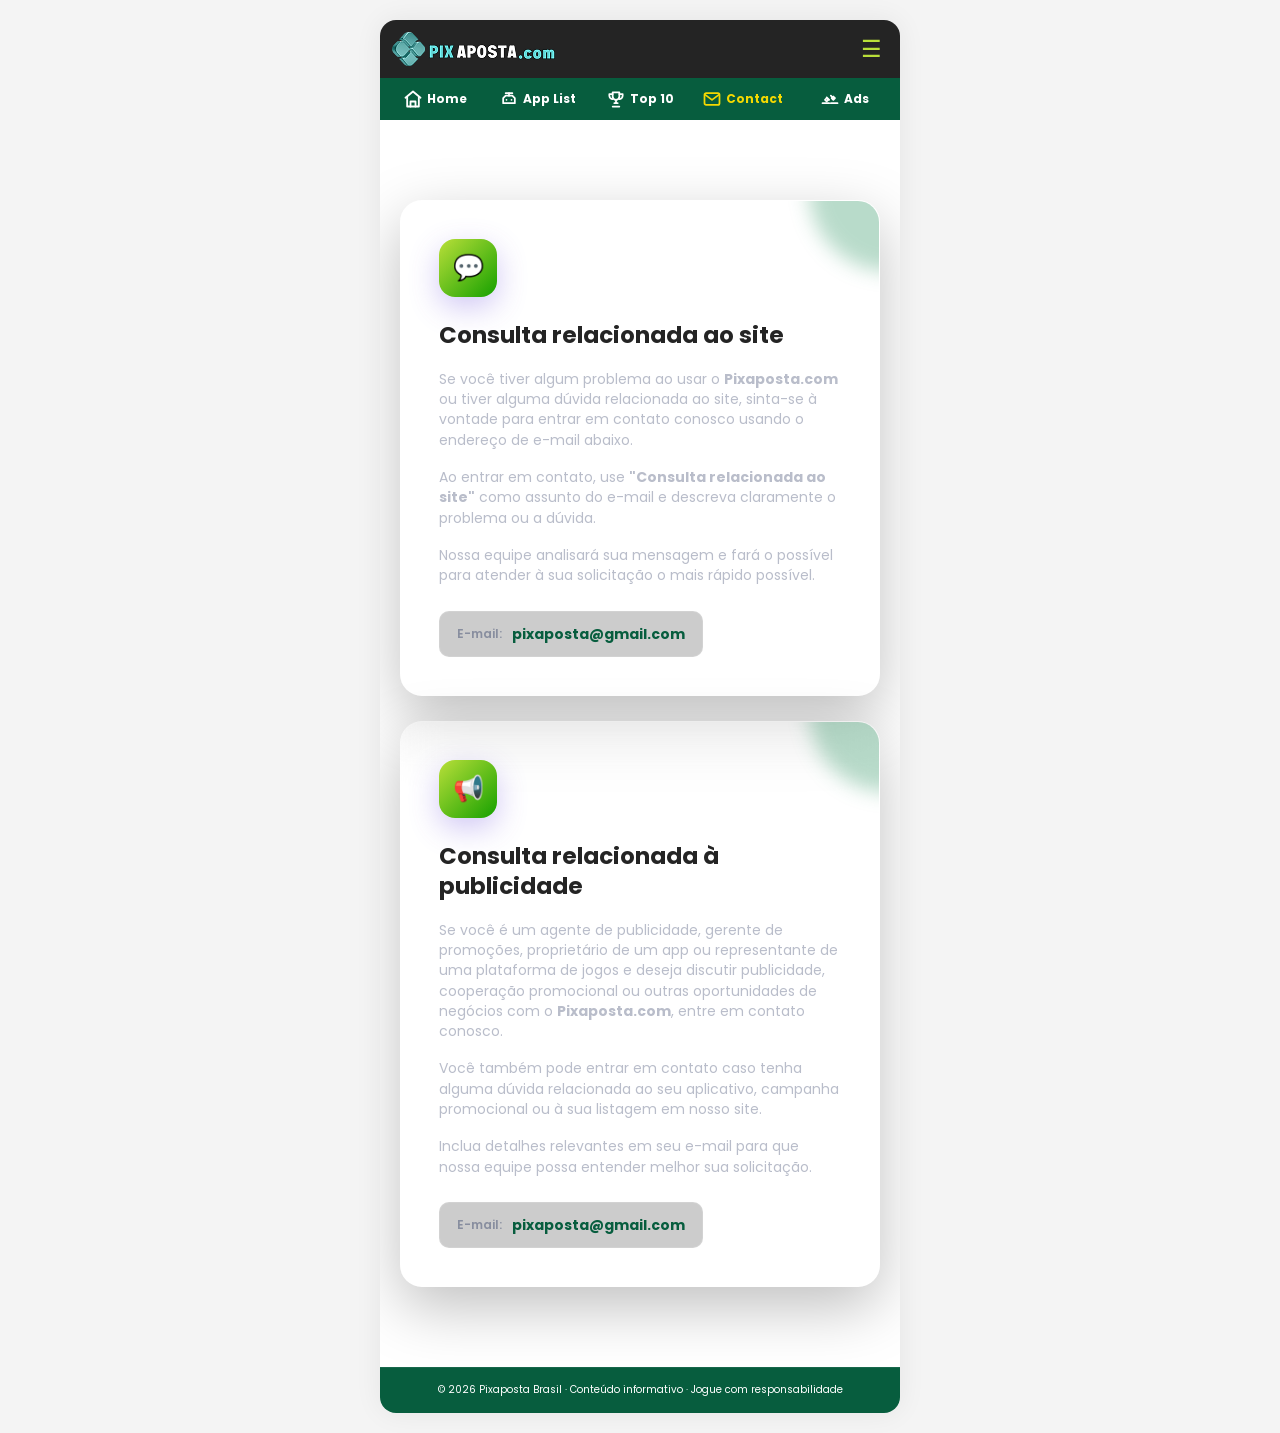
<file: contact.html>
<!doctype html>
<html lang="pt-BR">
<head>
    <meta charset="utf-8">
    <meta name="viewport" content="width=device-width, initial-scale=1">
    <title>Pixaposta Brasil — Aplicativos de Jogos, Plataformas e Ofertas</title>
    <meta name="description" content="Confira aplicativos de jogos e plataformas populares no Brasil. Explore novidades, ofertas e informações sobre cada aplicativo.">
    <meta name="robots" content="index,follow,max-image-preview:large">
    <meta name="author" content="Pixaposta Brasil">
    <meta name="format-detection" content="telephone=no">
    <!-- Standard favicon -->
    <link rel="icon" type="image/png" sizes="32x32" href="favicon.ico">
    <!-- <link rel="icon" type="image/png" sizes="16x16" href="favicon-16x16.png"> -->

    <!-- Apple devices -->
    <link rel="apple-touch-icon" sizes="180x180" href="apple-touch-icon.png">
    <link rel="canonical" href="https://example.com/">
    <meta property="og:type" content="website">
    <meta property="og:locale" content="pt_BR">
    <meta property="og:image" content="./assets/images/og/pixaposta-ogbanner.png">
    <meta property="og:title" content="Pixaposta Brasil — Aplicativos de Jogos, Plataformas e Ofertas">
    <meta property="og:description" content="Explore plataformas brasileiras de jogos, bônus e aplicativos recomendados.">
    <meta name="theme-color" content="#075d3e">
    <link rel="preconnect" href="https://fonts.googleapis.com">
    <link rel="preconnect" href="https://fonts.gstatic.com" crossorigin>
    <link href="https://fonts.googleapis.com/css2?family=Poppins:wght@400;500;600;700;800;900&display=swap" rel="stylesheet">
    <link rel="stylesheet" href="./assets/css/style.css">
    <script type="application/ld+json">
    {"@context":"https://schema.org","@type":"WebSite","name":"Pix Aposta Brasil","url":"https://example.com/","inLanguage":"pt-BR","description":"Plataformas brasileiras de jogos, bônus e aplicativos recomendados."}
    </script>
</head>
<body>
    <main class="site" id="topperformers">
        <header>
            <div class="topbar">
            <a class="brand" href="index.html" aria-label="Pix Aposta Brasil">
                <img class="brand-logo" src="./assets/images/pixaposta-logo.png" alt="Pix Aposta Brasil">
            </a>
            <button class="menu" id="menu-toggle" type="button" aria-label="Abrir menu" aria-expanded="false" aria-controls="site-menu">☰</button>
            </div>
            <nav class="menu-panel" id="site-menu" aria-label="Menu do site">
            <a href="index.html"><span class="menu-icon" aria-hidden="true"><svg viewBox="0 0 24 24" fill="none" stroke="currentColor" stroke-width="2" stroke-linecap="round" stroke-linejoin="round"><path d="M3 10.5 12 3l9 7.5"/><path d="M5 9.5V21h14V9.5"/><path d="M9 21v-6h6v6"/></svg></span>Home</a>
            <a href="policy.html"><span class="menu-icon" aria-hidden="true"><svg viewBox="0 0 24 24" fill="none" stroke="currentColor" stroke-width="2" stroke-linecap="round" stroke-linejoin="round"><path d="M12 3 20 6v6c0 5-3.5 8-8 9-4.5-1-8-4-8-9V6l8-3Z"/><path d="m9 12 2 2 4-4"/></svg></span>Policy</a>
            <a href="terms-and-conditions.html"><span class="menu-icon" aria-hidden="true"><svg viewBox="0 0 24 24" fill="none" stroke="currentColor" stroke-width="2" stroke-linecap="round" stroke-linejoin="round"><path d="M6 3h9l3 3v15H6z"/><path d="M15 3v4h4"/><path d="M9 12h6M9 16h6"/></svg></span>T&amp;C</a>
            <a href="about.html"><span class="menu-icon" aria-hidden="true"><svg viewBox="0 0 24 24" fill="none" stroke="currentColor" stroke-width="2" stroke-linecap="round" stroke-linejoin="round"><circle cx="12" cy="8" r="4"/><path d="M4 21c1.5-4 4-6 8-6s6.5 2 8 6"/></svg></span>About</a>
            <a href="faq.html"><span class="menu-icon" aria-hidden="true"><svg viewBox="0 0 24 24" fill="none" stroke="currentColor" stroke-width="2" stroke-linecap="round" stroke-linejoin="round"><circle cx="12" cy="12" r="9"/><path d="M9.5 9a2.7 2.7 0 1 1 4.5 2c-1.4 1-2 1.5-2 3"/><path d="M12 17h.01"/></svg></span>FAQ</a>
            </nav>
            <nav class="nav" aria-label="Navegação principal">
            <a href="index.html"><span class="nav-icon" aria-hidden="true"><svg viewBox="0 0 24 24" fill="none" stroke="currentColor" stroke-width="2.2" stroke-linecap="round" stroke-linejoin="round"><path d="M3 10.5 12 3l9 7.5"/><path d="M5 9.5V21h14V9.5"/><path d="M9 21v-6h6v6"/></svg></span><span class="nav-label">Home</span></a>
            <a href="applist.html"><span class="nav-icon" aria-hidden="true"><svg viewBox="0 0 24 24" fill="none" stroke="currentColor" stroke-width="2.1" stroke-linecap="round" stroke-linejoin="round"><path d="M8 8h8l3 3v6H5v-6l3-3Z"/><path d="M9 13h.01M15 13h.01"/><path d="M12 8V5"/><path d="M8 5h8"/></svg></span><span class="nav-label">App List</span></a>
            <a href="top.html"><span class="nav-icon" aria-hidden="true"><svg viewBox="0 0 24 24" fill="none" stroke="currentColor" stroke-width="2.1" stroke-linecap="round" stroke-linejoin="round"><path d="M8 4h8v5a4 4 0 0 1-8 0V4Z"/><path d="M8 6H4v2a4 4 0 0 0 4 4M16 6h4v2a4 4 0 0 1-4 4M12 13v4M8 21h8M10 17h4"/></svg></span><span class="nav-label">Top 10</span></a>
            <a href="contact.html" class="active" aria-current="page"><span class="nav-icon" aria-hidden="true"><svg viewBox="0 0 24 24" fill="none" stroke="currentColor" stroke-width="2.1" stroke-linecap="round" stroke-linejoin="round"><rect x="3" y="5" width="18" height="14" rx="2"/><path d="m4 7 8 6 8-6"/></svg></span><span class="nav-label">Contact</span></a>
            <a href="ads.html"><span class="nav-icon" aria-hidden="true"><svg viewBox="0 0 24 24" fill="none" stroke="currentColor" stroke-width="2.1" stroke-linecap="round" stroke-linejoin="round"><path d="m14 11 2-2 2 2-2 2-2-2Z"/><path d="m10 13-2 2-2-2 2-2 2 2Z"/><path d="m8 10 3 3"/><path d="m13 8 3 3"/><path d="M3 17h8M13 17h8"/></svg></span><span class="nav-label">Ads</span></a>
            </nav>
        </header>
        <section class="contact-section"> 
            <div class="contact-container"> 
                
                 <div class="contact-grid"> 
                    <!-- Website Support --> 
                     <article class="contact-card"> 
                        <div class="card-icon" aria-hidden="true"> 💬 </div> 
                        <h2>Consulta relacionada ao site</h2> 
                        <p> Se você tiver algum problema ao usar o <strong>Pixaposta.com</strong> ou tiver alguma dúvida relacionada ao site, sinta-se à vontade para entrar em contato conosco usando o endereço de e-mail abaixo. </p> <p> Ao entrar em contato, use <strong>"Consulta relacionada ao site"</strong> como assunto do e-mail e descreva claramente o problema ou a dúvida. </p> 
                        <p> Nossa equipe analisará sua mensagem e fará o possível para atender à sua solicitação o mais rápido possível. </p> 
                        <div class="email-box"> 
                            <span class="email-label">E-mail:</span> 
                            <a href="mailto:pixaposta@gmail.com?subject=Consulta%20relacionada%20ao%20site" aria-label="Enviar e-mail para suporte do Pixaposta.com"> pixaposta@gmail.com </a> 
                        </div> 
                    </article> 
                    <!-- Advertising --> 
                     <article class="contact-card"> 
                        <div class="card-icon" aria-hidden="true"> 📢 </div> 
                        <h2>Consulta relacionada à publicidade</h2> 
                        <p> Se você é um agente de publicidade, gerente de promoções, proprietário de um app ou representante de uma plataforma de jogos e deseja discutir publicidade, cooperação promocional ou outras oportunidades de negócios com o <strong>Pixaposta.com</strong>, entre em contato conosco. </p> 
                        <p> Você também pode entrar em contato caso tenha alguma dúvida relacionada ao seu aplicativo, campanha promocional ou à sua listagem em nosso site. </p> 
                        <p> Inclua detalhes relevantes em seu e-mail para que nossa equipe possa entender melhor sua solicitação. </p> 
                        <div class="email-box"> 
                            <span class="email-label">E-mail:</span> 
                            <a href="mailto:pixaposta@gmail.com?subject=Consulta%20relacionada%20%C3%A0%20publicidade" aria-label="Enviar e-mail para publicidade do Pixaposta.com"> pixaposta@gmail.com </a> 
                        </div> </article> 
                    </div>
                </div> 
            </section>
        <!-- <div class="contact-page">
            <section class="contact-hero" aria-label="Contact">
            <div class="mail-icon" aria-hidden="true"></div>
            </section>

            <section class="form-card" aria-labelledby="contact-title">
                <div class="form-card-content">
                    <header class="form-header">
                        <h1 id="contact-title">Get in touch today</h1>
                        <p>We love questions and feedback - and we’re<br class="desktop-break"> always happy to help!</p>
                    </header>

                    
                        IMPORTANT:
                        Change action="/contact" to the URL of your backend/form processor.
                        The example uses POST and includes accessible labels, autocomplete,
                        browser validation, and a real Google reCAPTCHA integration point.
                    
                    <form
                        id="contactForm"
                        action="/contact"
                        method="post"
                        accept-charset="UTF-8"
                        novalidate
                    >
                        <div class="field">
                        <label for="fullName">Full Name</label>
                        <input
                            id="fullName"
                            name="name"
                            type="text"
                            placeholder="Your name"
                            autocomplete="name"
                            maxlength="100"
                            required
                        >
                        </div>

                        <div class="field">
                        <label for="email">Email</label>
                        <input
                            id="email"
                            name="email"
                            type="email"
                            placeholder="Your email address"
                            autocomplete="email"
                            maxlength="254"
                            required
                        >
                        </div>

                        <div class="field">
                        <label for="subject">Subject</label>
                        <input
                            id="subject"
                            name="subject"
                            type="text"
                            placeholder="Enter a topic"
                            maxlength="150"
                            required
                        >
                        </div>

                        <div class="field">
                        <label for="message">Leave a message</label>
                        <textarea
                            id="message"
                            name="message"
                            placeholder="Write your message here..."
                            maxlength="3000"
                            required
                        ></textarea>
                        </div>

                        <div class="captcha-wrap" aria-label="Spam protection">
                        Replace YOUR_SITE_KEY with your Google reCAPTCHA v2 site key 
                        <div
                            class="g-recaptcha"
                            data-sitekey="YOUR_SITE_KEY"
                        ></div>
                        </div>

                        <div class="actions">
                        <button class="send-button" type="submit">SEND</button>
                        </div>

                        <p class="required-note">Please complete all required fields before sending.</p>
                        <div id="formStatus" class="status" role="status" aria-live="polite"></div>
                    </form>
                </div>
            </section>
        </div> -->
        <footer class="footer">© 2026 Pixaposta Brasil · Conteúdo informativo · Jogue com responsabilidade</footer>
    </main>
    <script src="./assets/js/app.js" defer></script>
    <script>
    (() => {
      const form = document.getElementById('contactForm');
      const status = document.getElementById('formStatus');

      form.addEventListener('submit', (event) => {
        status.textContent = '';

        if (!form.checkValidity()) {
          event.preventDefault();
          form.reportValidity();
          return;
        }

        // Google reCAPTCHA v2 check. Remove this block if your backend
        // uses a different CAPTCHA provider.
        if (
          typeof grecaptcha !== 'undefined' &&
          document.querySelector('.g-recaptcha') &&
          grecaptcha.getResponse() === ''
        ) {
          event.preventDefault();
          status.textContent = 'Please complete the reCAPTCHA verification.';
          return;
        }

        // The form is allowed to submit normally to the configured action URL.
      });
    })();
  </script>
</body>
</html>
</file>
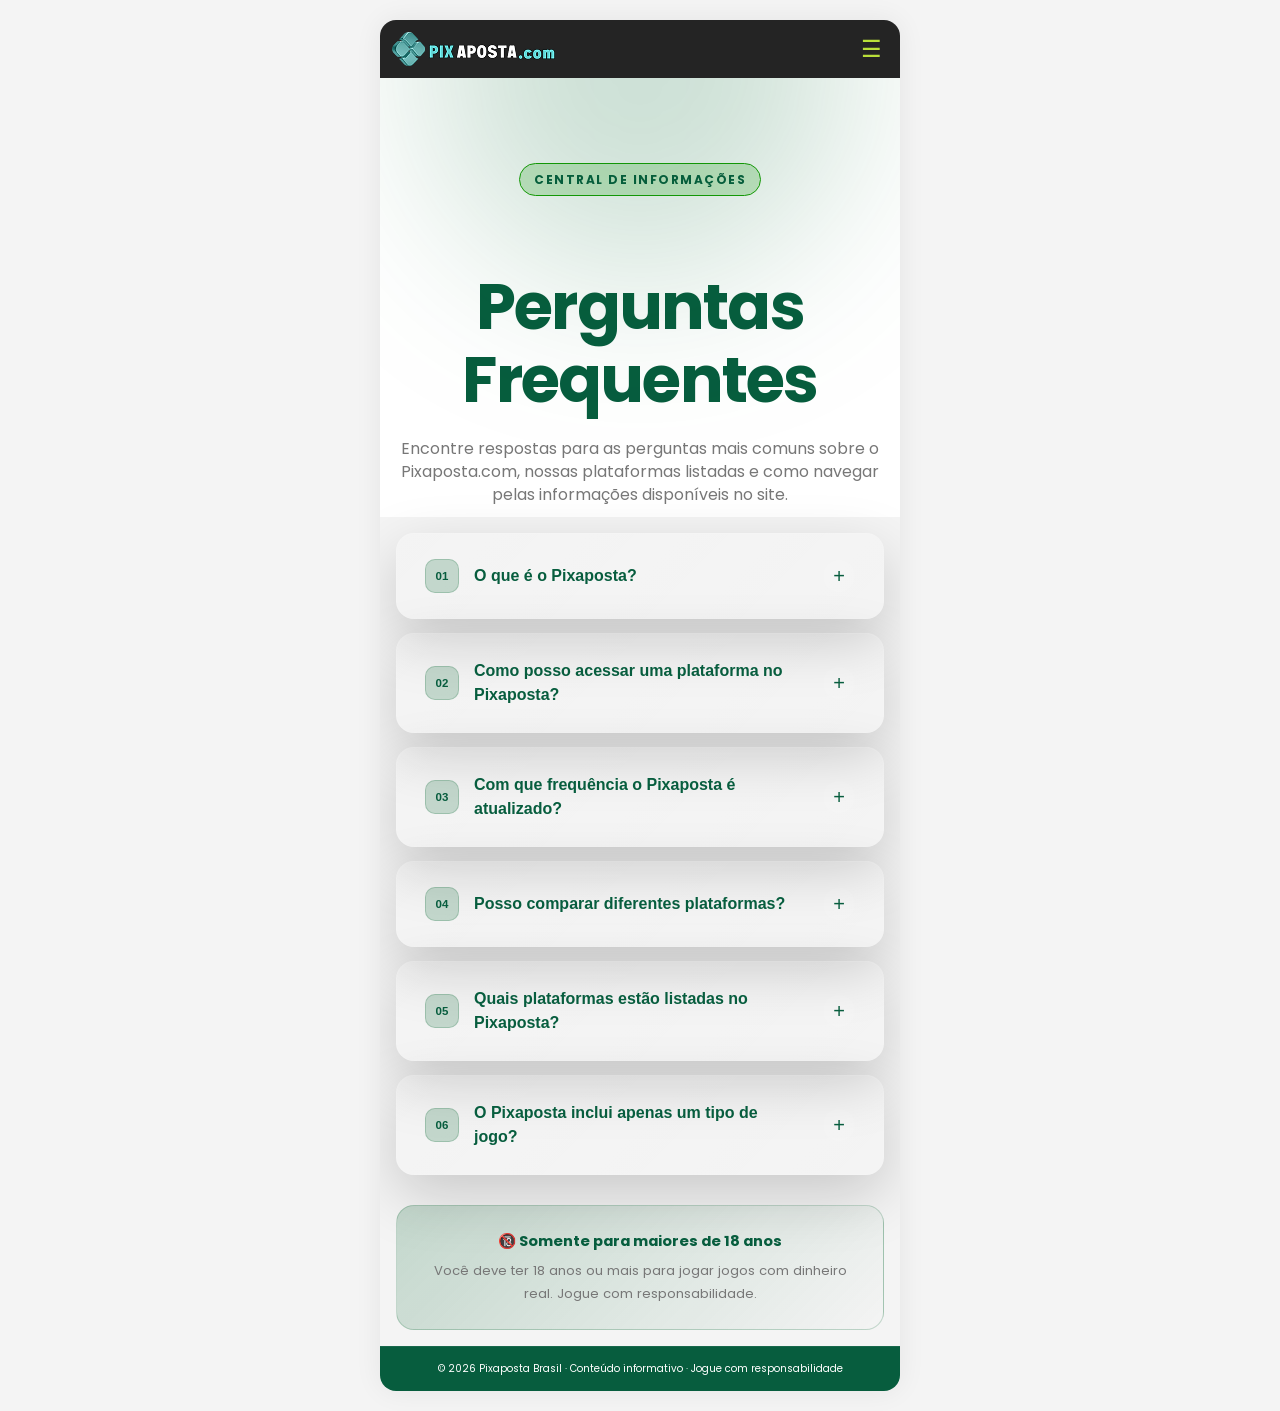
<file: faq.html>
<!doctype html>
<html lang="pt-BR">
<head>
    <meta charset="utf-8">
    <meta name="viewport" content="width=device-width, initial-scale=1">
    <title>Pixaposta Brasil — Aplicativos de Jogos, Plataformas e Ofertas</title>
    <meta name="description" content="Confira aplicativos de jogos e plataformas populares no Brasil. Explore novidades, ofertas e informações sobre cada aplicativo.">
    <meta name="robots" content="index,follow,max-image-preview:large">
    <meta name="author" content="Pixaposta Brasil">
    <meta name="format-detection" content="telephone=no">
    <!-- Standard favicon -->
    <link rel="icon" type="image/png" sizes="32x32" href="favicon.ico">
    <!-- <link rel="icon" type="image/png" sizes="16x16" href="favicon-16x16.png"> -->

    <!-- Apple devices -->
    <link rel="apple-touch-icon" sizes="180x180" href="apple-touch-icon.png">
    <!-- Canonical --> 
     <link rel="canonical" href="https://pixaposta.com/faq"> 
     <!-- Open Graph --> 
      <meta property="og:type" content="website"> 
      <meta property="og:title" content="FAQ | Perguntas Frequentes sobre o Pixaposta.com"> 
      <meta property="og:description" content="Encontre respostas para as perguntas mais frequentes sobre o Pixaposta.com e as plataformas de jogos online apresentadas no site." > 
    <meta property="og:image" content="./assets/images/og/pixaposta-ogbanner.png">
      <meta property="og:url" content="https://pixaposta.com/faq"> 
      <meta property="og:site_name" content="Pixaposta.com"> 
      <!-- Twitter Card --> 
       <meta name="twitter:card" content="summary"> 
       <meta name="twitter:title" content="FAQ | Pixaposta.com"> 
       <meta name="twitter:description" content="Confira as perguntas frequentes sobre o Pixaposta.com e as plataformas de jogos online apresentadas." >
    <meta name="theme-color" content="#075d3e">
    <link rel="preconnect" href="https://fonts.googleapis.com">
    <link rel="preconnect" href="https://fonts.gstatic.com" crossorigin>
    <link href="https://fonts.googleapis.com/css2?family=Poppins:wght@400;500;600;700;800;900&display=swap" rel="stylesheet">
    <link rel="stylesheet" href="./assets/css/style.css">
    <script type="application/ld+json">
    {"@context":"https://schema.org","@type":"WebSite","name":"Pix Aposta Brasil","url":"https://example.com/","inLanguage":"pt-BR","description":"Plataformas brasileiras de jogos, bônus e aplicativos recomendados."}
    </script>
    <!-- Font --> <link rel="preconnect" href="https://fonts.googleapis.com"> <link rel="preconnect" href="https://fonts.gstatic.com" crossorigin> <link href="https://fonts.googleapis.com/css2?family=Montserrat:wght@400;500;600;700;800&display=swap" rel="stylesheet" > <!-- FAQ Structured Data --> <script type="application/ld+json"> { "@context": "https://schema.org", "@type": "FAQPage", "mainEntity": [ { "@type": "Question", "name": "O que é o Pixaposta?", "acceptedAnswer": { "@type": "Answer", "text": "Pixaposta é uma plataforma que reúne informações sobre plataformas populares de jogos online disponíveis no Brasil. Ela ajuda os usuários a descobrir diferentes apps, navegar pelas páginas individuais das plataformas e explorar aplicativos de jogos novos e em alta em um só lugar." } }, { "@type": "Question", "name": "Como posso acessar uma plataforma no Pixaposta?", "acceptedAnswer": { "@type": "Answer", "text": "Selecione a plataforma de seu interesse e abra sua página dedicada. A partir daí, você pode visualizar as informações disponíveis e seguir as instruções de acesso ou download fornecidas, quando disponíveis." } }, { "@type": "Question", "name": "Com que frequência o Pixaposta é atualizado?", "acceptedAnswer": { "@type": "Answer", "text": "A lista de plataformas é atualizada regularmente com novos aplicativos de jogos brasileiros e plataformas em alta. As páginas existentes também podem ser atualizadas quando novas versões, informações de acesso ou outros detalhes importantes estiverem disponíveis." } }, { "@type": "Question", "name": "Posso comparar diferentes plataformas?", "acceptedAnswer": { "@type": "Answer", "text": "Sim. Cada plataforma possui sua própria página dedicada, onde você pode explorar informações disponíveis, recursos, opções de acesso e outros detalhes antes de escolher qual plataforma visitar." } }, { "@type": "Question", "name": "Quais plataformas estão listadas no Pixaposta?", "acceptedAnswer": { "@type": "Answer", "text": "O Pixaposta apresenta uma coleção crescente de plataformas de jogos brasileiras, incluindo 5BBB, BB22, 77BB, 66AA, XXX7, 77GG, 11CC, RR66, 33CC, XX11, 33NN, 44WW, 55UU, 77SS, EE44, 7JJJ, KK44, 22CC, 99SS, WW33, 73J, 23E, 23A, NN22 e 76B." } }, { "@type": "Question", "name": "O Pixaposta inclui apenas um tipo de jogo?", "acceptedAnswer": { "@type": "Answer", "text": "Não. O Pixaposta reúne diferentes tipos de plataformas de jogos online, dando aos usuários a oportunidade de explorar uma variedade de aplicativos e experiências de jogos disponíveis no Brasil." } } ] } </script>
</head>
<body>
    <main class="site" id="topperformers">
        <header>
            <div class="topbar">
            <a class="brand" href="index.html" aria-label="Pix Aposta Brasil">
                <img class="brand-logo" src="./assets/images/pixaposta-logo.png" alt="Pix Aposta Brasil">
            </a>
            <button class="menu" id="menu-toggle" type="button" aria-label="Abrir menu" aria-expanded="false" aria-controls="site-menu">☰</button>
            </div>
            <nav class="menu-panel" id="site-menu" aria-label="Menu do site">
            <a href="index.html"><span class="menu-icon" aria-hidden="true"><svg viewBox="0 0 24 24" fill="none" stroke="currentColor" stroke-width="2" stroke-linecap="round" stroke-linejoin="round"><path d="M3 10.5 12 3l9 7.5"/><path d="M5 9.5V21h14V9.5"/><path d="M9 21v-6h6v6"/></svg></span>Home</a>
            <a href="policy.html"><span class="menu-icon" aria-hidden="true"><svg viewBox="0 0 24 24" fill="none" stroke="currentColor" stroke-width="2" stroke-linecap="round" stroke-linejoin="round"><path d="M12 3 20 6v6c0 5-3.5 8-8 9-4.5-1-8-4-8-9V6l8-3Z"/><path d="m9 12 2 2 4-4"/></svg></span>Policy</a>
            <a href="terms-and-conditions.html"><span class="menu-icon" aria-hidden="true"><svg viewBox="0 0 24 24" fill="none" stroke="currentColor" stroke-width="2" stroke-linecap="round" stroke-linejoin="round"><path d="M6 3h9l3 3v15H6z"/><path d="M15 3v4h4"/><path d="M9 12h6M9 16h6"/></svg></span>T&amp;C</a>
            <a href="about.html"><span class="menu-icon" aria-hidden="true"><svg viewBox="0 0 24 24" fill="none" stroke="currentColor" stroke-width="2" stroke-linecap="round" stroke-linejoin="round"><circle cx="12" cy="8" r="4"/><path d="M4 21c1.5-4 4-6 8-6s6.5 2 8 6"/></svg></span>About</a>
            <a href="faq.html"><span class="menu-icon" aria-hidden="true"><svg viewBox="0 0 24 24" fill="none" stroke="currentColor" stroke-width="2" stroke-linecap="round" stroke-linejoin="round"><circle cx="12" cy="12" r="9"/><path d="M9.5 9a2.7 2.7 0 1 1 4.5 2c-1.4 1-2 1.5-2 3"/><path d="M12 17h.01"/></svg></span>FAQ</a>
            </nav>
            <!-- <nav class="nav" aria-label="Navegação principal">
            <a href="index.html"><span class="nav-icon" aria-hidden="true"><svg viewBox="0 0 24 24" fill="none" stroke="currentColor" stroke-width="2.2" stroke-linecap="round" stroke-linejoin="round"><path d="M3 10.5 12 3l9 7.5"/><path d="M5 9.5V21h14V9.5"/><path d="M9 21v-6h6v6"/></svg></span><span class="nav-label">Home</span></a>
            <a href="applist.html"><span class="nav-icon" aria-hidden="true"><svg viewBox="0 0 24 24" fill="none" stroke="currentColor" stroke-width="2.1" stroke-linecap="round" stroke-linejoin="round"><path d="M8 8h8l3 3v6H5v-6l3-3Z"/><path d="M9 13h.01M15 13h.01"/><path d="M12 8V5"/><path d="M8 5h8"/></svg></span><span class="nav-label">App List</span></a>
            <a href="top.html"><span class="nav-icon" aria-hidden="true"><svg viewBox="0 0 24 24" fill="none" stroke="currentColor" stroke-width="2.1" stroke-linecap="round" stroke-linejoin="round"><path d="M8 4h8v5a4 4 0 0 1-8 0V4Z"/><path d="M8 6H4v2a4 4 0 0 0 4 4M16 6h4v2a4 4 0 0 1-4 4M12 13v4M8 21h8M10 17h4"/></svg></span><span class="nav-label">Top 50</span></a>
            <a href="contact.html"><span class="nav-icon" aria-hidden="true"><svg viewBox="0 0 24 24" fill="none" stroke="currentColor" stroke-width="2.1" stroke-linecap="round" stroke-linejoin="round"><rect x="3" y="5" width="18" height="14" rx="2"/><path d="m4 7 8 6 8-6"/></svg></span><span class="nav-label">Contact</span></a>
            <a href="ads.html" class="active" aria-current="page"><span class="nav-icon" aria-hidden="true"><svg viewBox="0 0 24 24" fill="none" stroke="currentColor" stroke-width="2.1" stroke-linecap="round" stroke-linejoin="round"><path d="m14 11 2-2 2 2-2 2-2-2Z"/><path d="m10 13-2 2-2-2 2-2 2 2Z"/><path d="m8 10 3 3"/><path d="m13 8 3 3"/><path d="M3 17h8M13 17h8"/></svg></span><span class="nav-label">Ads</span></a>
            </nav> -->
        </header>

        <!-- ========================= HERO ========================= -->
        <section class="tnc-hero">
            <div class="eyebrow"> Central de informações </div>
            <h1> Perguntas Frequentes </h1>
            <p> Encontre respostas para as perguntas mais comuns sobre o Pixaposta.com, nossas plataformas listadas e como navegar pelas informações disponíveis no site. </p>
        </section>
        <!-- ========================= MAIN FAQ ========================= -->
        <section class="main-content">
            <section class="faq-container" aria-label="Perguntas frequentes">
                <!-- FAQ 01 -->
                <article class="faq-item">
                    <button class="faq-question" type="button" aria-expanded="false" aria-controls="faq-answer-1"> <span class="question-text"> <span class="question-number">01</span> <span>O que é o Pixaposta?</span> </span> <span class="faq-icon" aria-hidden="true">+</span> </button>
                    <div class="faq-answer" id="faq-answer-1">
                        <div class="faq-answer-inner">
                            <div class="faq-answer-content">
                                <p> <strong>Pixaposta</strong> é uma plataforma que reúne informações sobre plataformas populares de jogos online disponíveis no Brasil. Ela ajuda os usuários a descobrir diferentes apps, navegar pelas páginas individuais das plataformas
                                    e explorar aplicativos de jogos novos e em alta em um só lugar. </p>
                            </div>
                        </div>
                    </div>
                </article>
                <!-- FAQ 02 -->
                <article class="faq-item">
                    <button class="faq-question" type="button" aria-expanded="false" aria-controls="faq-answer-2"> <span class="question-text"> <span class="question-number">02</span> <span>Como posso acessar uma plataforma no Pixaposta?</span> </span> <span class="faq-icon" aria-hidden="true">+</span> </button>
                    <div class="faq-answer" id="faq-answer-2">
                        <div class="faq-answer-inner">
                            <div class="faq-answer-content">
                                <p> Selecione a plataforma de seu interesse e abra sua página dedicada. A partir daí, você pode visualizar as informações disponíveis e seguir as instruções de acesso ou download fornecidas, quando disponíveis. </p>
                            </div>
                        </div>
                    </div>
                </article>
                <!-- FAQ 03 -->
                <article class="faq-item">
                    <button class="faq-question" type="button" aria-expanded="false" aria-controls="faq-answer-3"> <span class="question-text"> <span class="question-number">03</span> <span>Com que frequência o Pixaposta é atualizado?</span> </span> <span class="faq-icon" aria-hidden="true">+</span> </button>
                    <div class="faq-answer" id="faq-answer-3">
                        <div class="faq-answer-inner">
                            <div class="faq-answer-content">
                                <p> A lista de plataformas é atualizada regularmente com novos aplicativos de jogos brasileiros e plataformas em alta. As páginas existentes também podem ser atualizadas quando novas versões, informações de acesso ou outros detalhes
                                    importantes estiverem disponíveis. </p>
                            </div>
                        </div>
                    </div>
                </article>
                <!-- FAQ 04 -->
                <article class="faq-item">
                    <button class="faq-question" type="button" aria-expanded="false" aria-controls="faq-answer-4"> <span class="question-text"> <span class="question-number">04</span> <span>Posso comparar diferentes plataformas?</span> </span> <span class="faq-icon" aria-hidden="true">+</span> </button>
                    <div class="faq-answer" id="faq-answer-4">
                        <div class="faq-answer-inner">
                            <div class="faq-answer-content">
                                <p> Sim. Cada plataforma possui sua própria página dedicada, onde você pode explorar informações disponíveis, recursos, opções de acesso e outros detalhes antes de escolher qual plataforma visitar. </p>
                            </div>
                        </div>
                    </div>
                </article>
                <!-- FAQ 05 -->
                <article class="faq-item">
                    <button class="faq-question" type="button" aria-expanded="false" aria-controls="faq-answer-5"> <span class="question-text"> <span class="question-number">05</span> <span>Quais plataformas estão listadas no Pixaposta?</span> </span> <span class="faq-icon" aria-hidden="true">+</span> </button>
                    <div class="faq-answer" id="faq-answer-5">
                        <div class="faq-answer-inner">
                            <div class="faq-answer-content">
                                <p> O Pixaposta apresenta uma coleção crescente de plataformas de jogos brasileiras, incluindo: </p>
                                <div class="platform-list"> <span class="platform">5BBB</span> <span class="platform">BB22</span> <span class="platform">77BB</span> <span class="platform">66AA</span> <span class="platform">XXX7</span> <span class="platform">77GG</span> <span class="platform">11CC</span>                            <span class="platform">RR66</span> <span class="platform">33CC</span> <span class="platform">XX11</span> <span class="platform">33NN</span> <span class="platform">44WW</span> <span class="platform">55UU</span> <span class="platform">77SS</span>                            <span class="platform">EE44</span> <span class="platform">7JJJ</span> <span class="platform">KK44</span> <span class="platform">22CC</span> <span class="platform">99SS</span> <span class="platform">WW33</span> <span class="platform">73J</span>                            <span class="platform">23E</span> <span class="platform">23A</span> <span class="platform">NN22</span> <span class="platform">76B</span> </div>
                            </div>
                        </div>
                    </div>
                </article>
                <!-- FAQ 06 -->
                <article class="faq-item">
                    <button class="faq-question" type="button" aria-expanded="false" aria-controls="faq-answer-6"> <span class="question-text"> <span class="question-number">06</span> <span>O Pixaposta inclui apenas um tipo de jogo?</span> </span> <span class="faq-icon" aria-hidden="true">+</span> </button>
                    <div class="faq-answer" id="faq-answer-6">
                        <div class="faq-answer-inner">
                            <div class="faq-answer-content">
                                <p> Não. O Pixaposta reúne diferentes tipos de plataformas de jogos online, dando aos usuários a oportunidade de explorar uma variedade de aplicativos e experiências de jogos disponíveis no Brasil. </p>
                            </div>
                        </div>
                    </div>
                </article>
            </section>
            <!-- ========================= RESPONSIBLE GAMING ========================= -->
            <aside class="responsible-box"> <strong> 🔞 Somente para maiores de 18 anos </strong> <span> Você deve ter 18 anos ou mais para jogar jogos com dinheiro real. Jogue com responsabilidade. </span> </aside>
        </section>
        <footer class="footer">© 2026 Pixaposta Brasil · Conteúdo informativo · Jogue com responsabilidade</footer>
    </main>    
    <script src="./assets/js/app.js" defer></script>
    
    <script>
    document.addEventListener("DOMContentLoaded", function () {

    const faqQuestions = document.querySelectorAll(".faq-question");

    faqQuestions.forEach(function (question) {

        question.addEventListener("click", function () {

        const faqItem = this.parentElement;
        const isOpen = faqItem.classList.contains("active");

        // Close all FAQ items
        document.querySelectorAll(".faq-item").forEach(function (item) {
            item.classList.remove("active");

            const btn = item.querySelector(".faq-question");
            btn.setAttribute("aria-expanded", "false");
        });

        // Open the clicked FAQ if it was previously closed
        if (!isOpen) {
            faqItem.classList.add("active");
            this.setAttribute("aria-expanded", "true");
        }

        });

    });

    // Automatic copyright year
    document.getElementById("year").textContent =
        new Date().getFullYear();

    });
    </script>

</body>
</html>
</file>
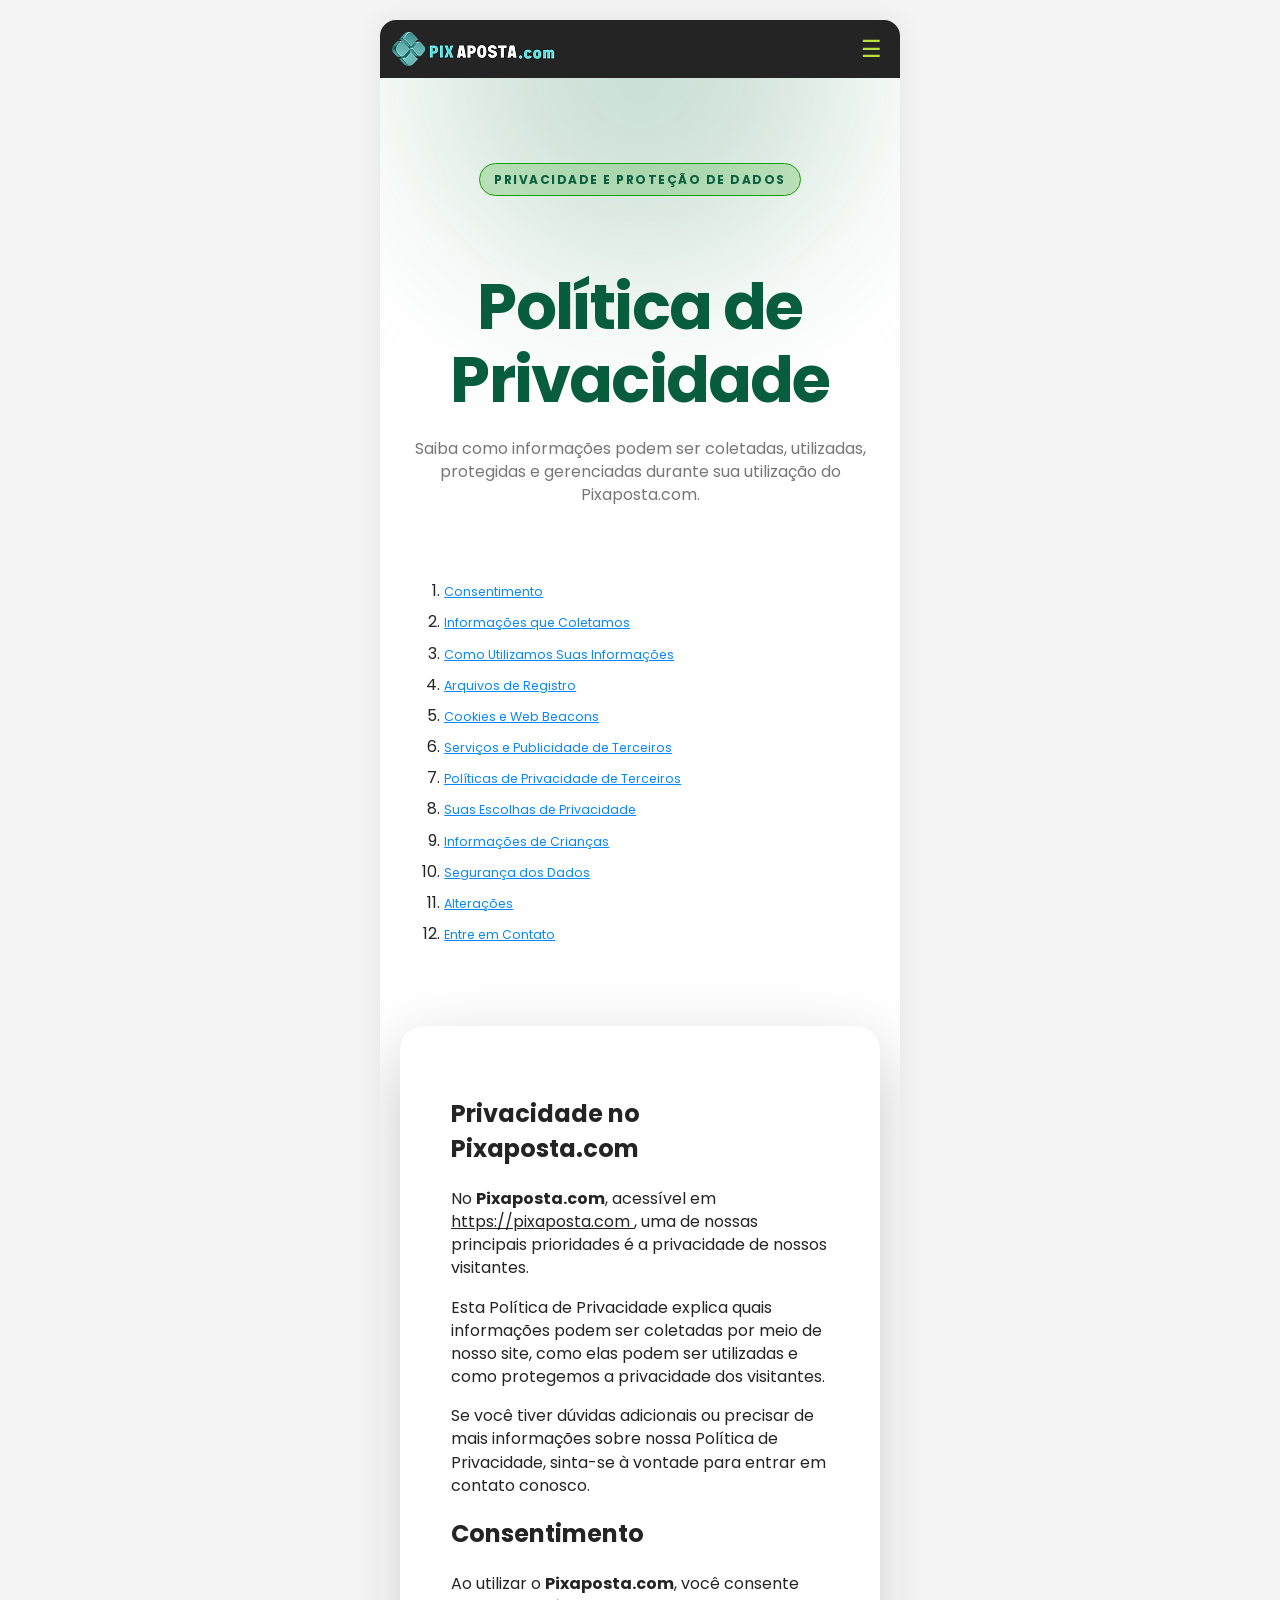
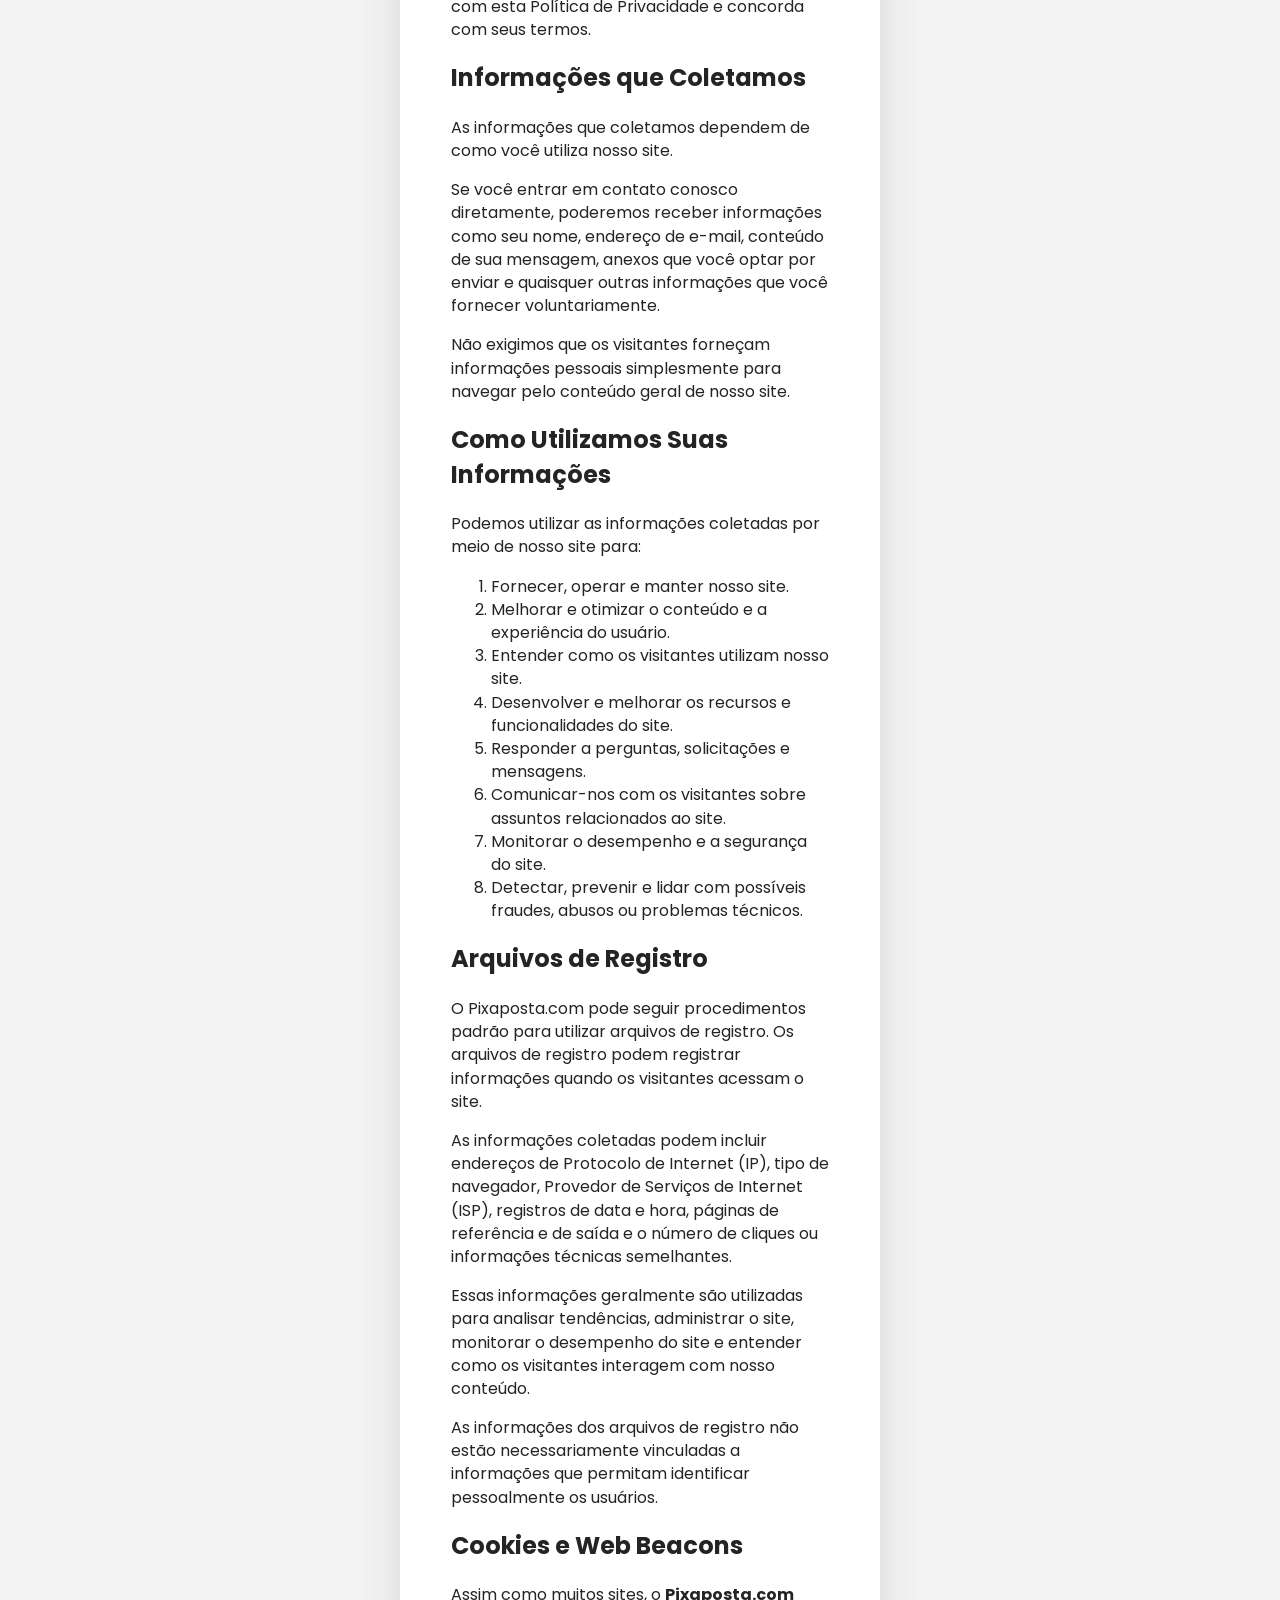
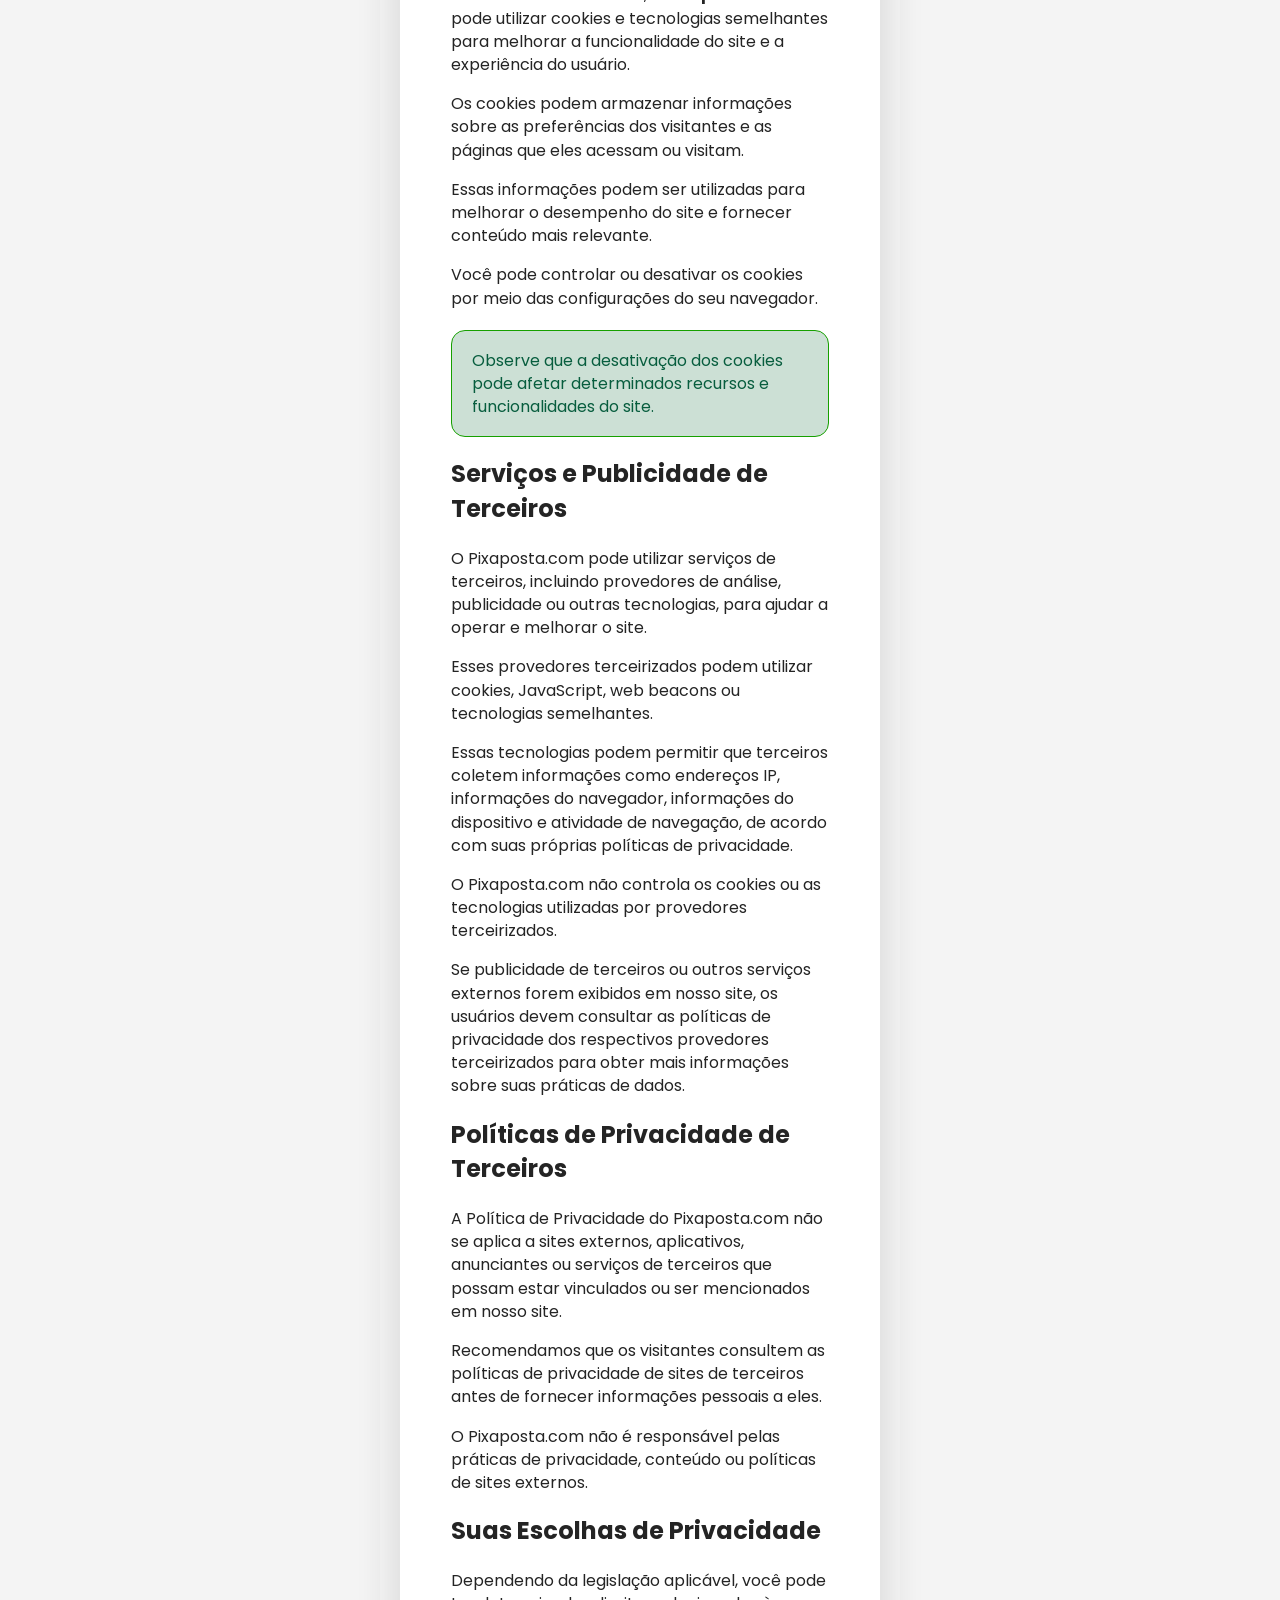
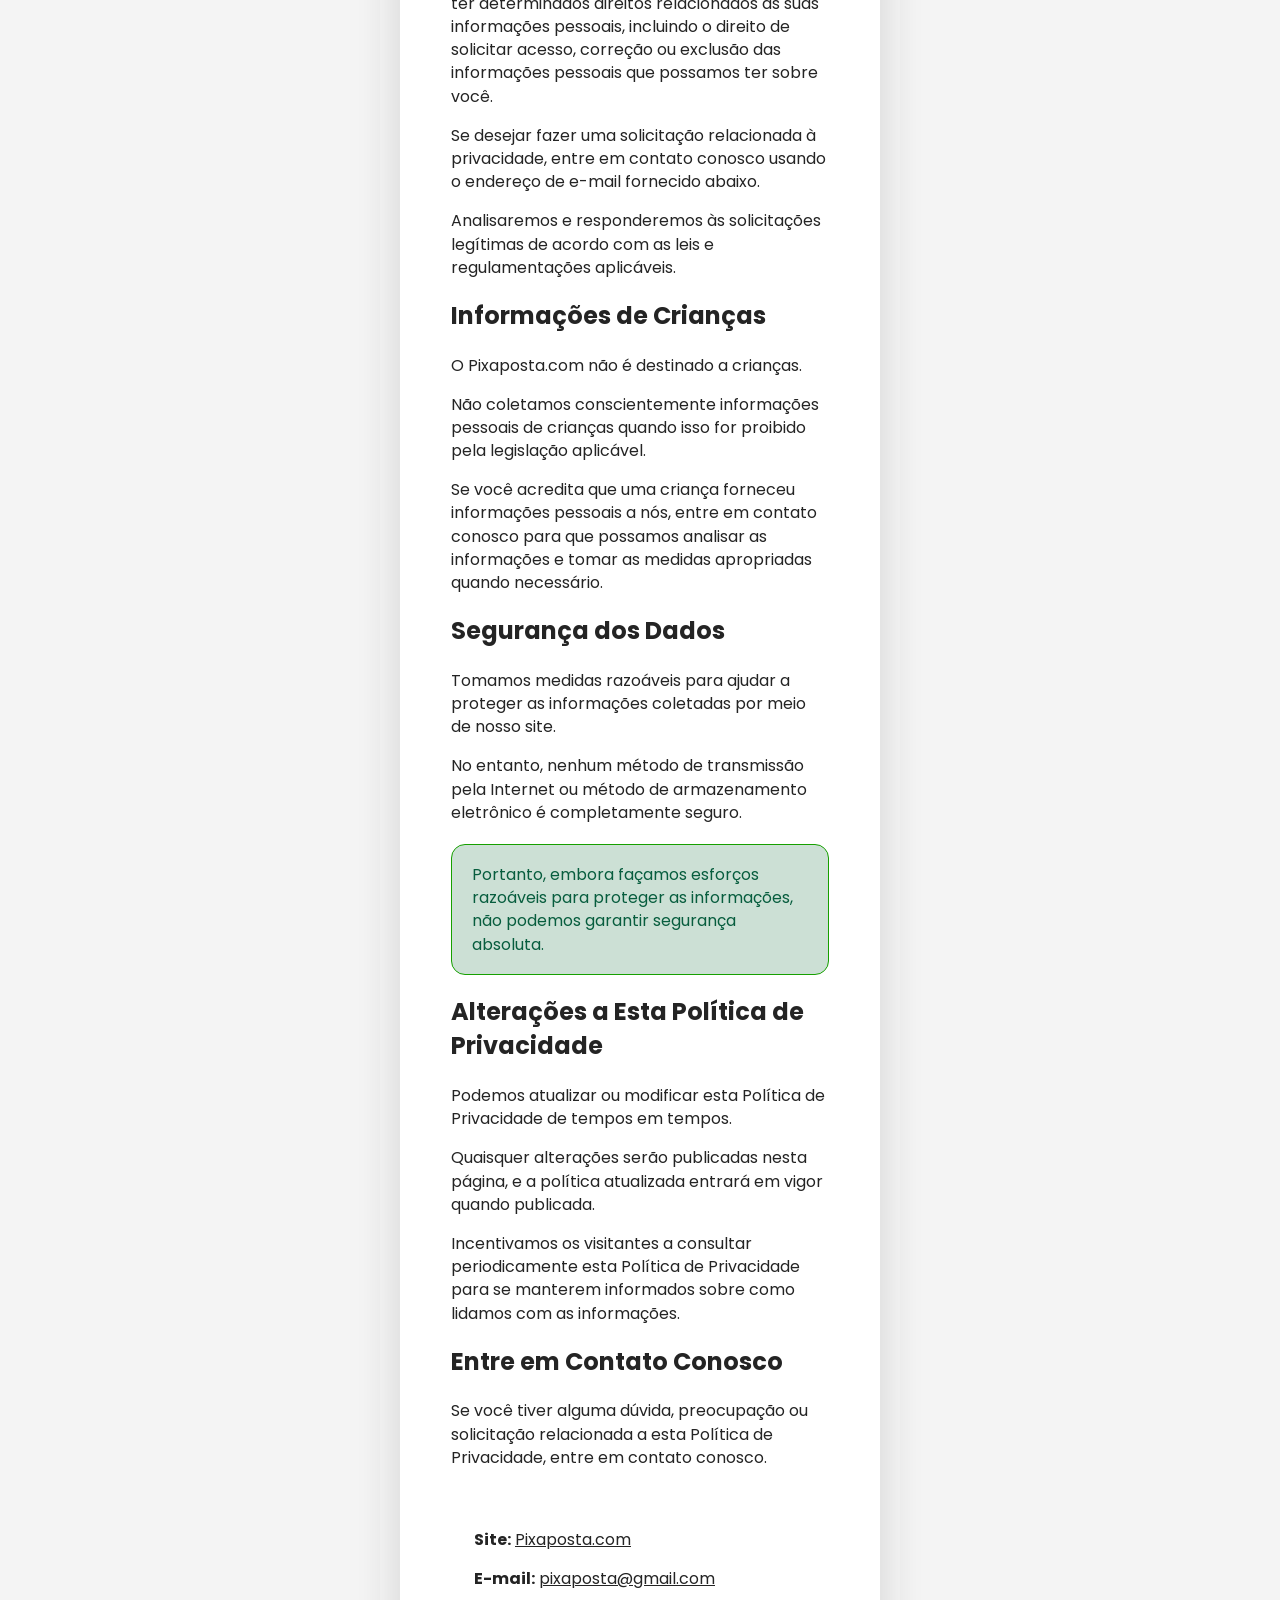
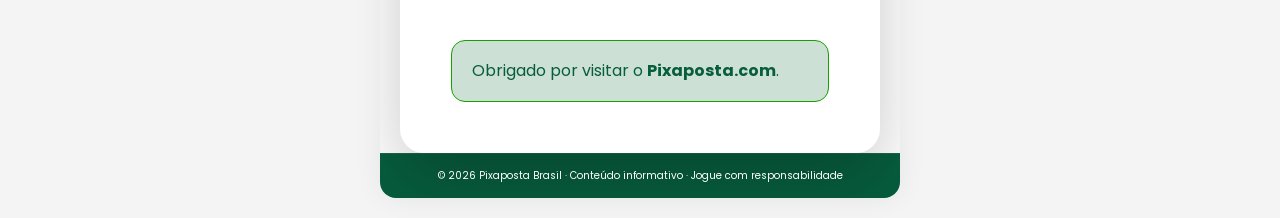
<file: policy.html>
<!doctype html>
<html lang="pt-BR">
<head>
    <meta charset="utf-8">
    <meta name="viewport" content="width=device-width, initial-scale=1">
    <title>Pixaposta Brasil — Aplicativos de Jogos, Plataformas e Ofertas</title>
    <meta name="description" content="Confira aplicativos de jogos e plataformas populares no Brasil. Explore novidades, ofertas e informações sobre cada aplicativo.">
    <meta name="robots" content="index,follow,max-image-preview:large">
    <meta name="author" content="Pixaposta Brasil">
    <meta name="format-detection" content="telephone=no">
    <!-- Standard favicon -->
    <link rel="icon" type="image/png" sizes="32x32" href="favicon.ico">
    <!-- <link rel="icon" type="image/png" sizes="16x16" href="favicon-16x16.png"> -->

    <!-- Apple devices -->
    <link rel="apple-touch-icon" sizes="180x180" href="apple-touch-icon.png">
    <link rel="canonical" href="https://example.com/">
    <meta property="og:type" content="website">
    <meta property="og:locale" content="pt_BR">
    <meta property="og:image" content="./assets/images/og/pixaposta-ogbanner.png">
    <meta property="og:title" content="Pixaposta Brasil — Aplicativos de Jogos, Plataformas e Ofertas">
    <meta property="og:description" content="Explore plataformas brasileiras de jogos, bônus e aplicativos recomendados.">
    <meta name="theme-color" content="#075d3e">
    <link rel="preconnect" href="https://fonts.googleapis.com">
    <link rel="preconnect" href="https://fonts.gstatic.com" crossorigin>
    <link href="https://fonts.googleapis.com/css2?family=Poppins:wght@400;500;600;700;800;900&display=swap" rel="stylesheet">
    <link rel="stylesheet" href="./assets/css/style.css">
    <script type="application/ld+json">
    {"@context":"https://schema.org","@type":"WebSite","name":"Pix Aposta Brasil","url":"https://example.com/","inLanguage":"pt-BR","description":"Plataformas brasileiras de jogos, bônus e aplicativos recomendados."}
    </script>
</head>
<body>
    <main class="site" id="topperformers">
        <header>
            <div class="topbar">
            <a class="brand" href="index.html" aria-label="Pix Aposta Brasil">
                <img class="brand-logo" src="./assets/images/pixaposta-logo.png" alt="Pix Aposta Brasil">
            </a>
            <button class="menu" id="menu-toggle" type="button" aria-label="Abrir menu" aria-expanded="false" aria-controls="site-menu">☰</button>
            </div>
            <nav class="menu-panel" id="site-menu" aria-label="Menu do site">
            <a href="index.html"><span class="menu-icon" aria-hidden="true"><svg viewBox="0 0 24 24" fill="none" stroke="currentColor" stroke-width="2" stroke-linecap="round" stroke-linejoin="round"><path d="M3 10.5 12 3l9 7.5"/><path d="M5 9.5V21h14V9.5"/><path d="M9 21v-6h6v6"/></svg></span>Home</a>
            <a href="policy.html"><span class="menu-icon" aria-hidden="true"><svg viewBox="0 0 24 24" fill="none" stroke="currentColor" stroke-width="2" stroke-linecap="round" stroke-linejoin="round"><path d="M12 3 20 6v6c0 5-3.5 8-8 9-4.5-1-8-4-8-9V6l8-3Z"/><path d="m9 12 2 2 4-4"/></svg></span>Policy</a>
            <a href="terms-and-conditions.html"><span class="menu-icon" aria-hidden="true"><svg viewBox="0 0 24 24" fill="none" stroke="currentColor" stroke-width="2" stroke-linecap="round" stroke-linejoin="round"><path d="M6 3h9l3 3v15H6z"/><path d="M15 3v4h4"/><path d="M9 12h6M9 16h6"/></svg></span>T&amp;C</a>
            <a href="about.html"><span class="menu-icon" aria-hidden="true"><svg viewBox="0 0 24 24" fill="none" stroke="currentColor" stroke-width="2" stroke-linecap="round" stroke-linejoin="round"><circle cx="12" cy="8" r="4"/><path d="M4 21c1.5-4 4-6 8-6s6.5 2 8 6"/></svg></span>About</a>
            <a href="faq.html"><span class="menu-icon" aria-hidden="true"><svg viewBox="0 0 24 24" fill="none" stroke="currentColor" stroke-width="2" stroke-linecap="round" stroke-linejoin="round"><circle cx="12" cy="12" r="9"/><path d="M9.5 9a2.7 2.7 0 1 1 4.5 2c-1.4 1-2 1.5-2 3"/><path d="M12 17h.01"/></svg></span>FAQ</a>
            </nav>
            <!-- <nav class="nav" aria-label="Navegação principal">
            <a href="index.html"><span class="nav-icon" aria-hidden="true"><svg viewBox="0 0 24 24" fill="none" stroke="currentColor" stroke-width="2.2" stroke-linecap="round" stroke-linejoin="round"><path d="M3 10.5 12 3l9 7.5"/><path d="M5 9.5V21h14V9.5"/><path d="M9 21v-6h6v6"/></svg></span><span class="nav-label">Home</span></a>
            <a href="applist.html"><span class="nav-icon" aria-hidden="true"><svg viewBox="0 0 24 24" fill="none" stroke="currentColor" stroke-width="2.1" stroke-linecap="round" stroke-linejoin="round"><path d="M8 8h8l3 3v6H5v-6l3-3Z"/><path d="M9 13h.01M15 13h.01"/><path d="M12 8V5"/><path d="M8 5h8"/></svg></span><span class="nav-label">App List</span></a>
            <a href="top.html"><span class="nav-icon" aria-hidden="true"><svg viewBox="0 0 24 24" fill="none" stroke="currentColor" stroke-width="2.1" stroke-linecap="round" stroke-linejoin="round"><path d="M8 4h8v5a4 4 0 0 1-8 0V4Z"/><path d="M8 6H4v2a4 4 0 0 0 4 4M16 6h4v2a4 4 0 0 1-4 4M12 13v4M8 21h8M10 17h4"/></svg></span><span class="nav-label">Top 50</span></a>
            <a href="contact.html"><span class="nav-icon" aria-hidden="true"><svg viewBox="0 0 24 24" fill="none" stroke="currentColor" stroke-width="2.1" stroke-linecap="round" stroke-linejoin="round"><rect x="3" y="5" width="18" height="14" rx="2"/><path d="m4 7 8 6 8-6"/></svg></span><span class="nav-label">Contact</span></a>
            <a href="ads.html" class="active" aria-current="page"><span class="nav-icon" aria-hidden="true"><svg viewBox="0 0 24 24" fill="none" stroke="currentColor" stroke-width="2.1" stroke-linecap="round" stroke-linejoin="round"><path d="m14 11 2-2 2 2-2 2-2-2Z"/><path d="m10 13-2 2-2-2 2-2 2 2Z"/><path d="m8 10 3 3"/><path d="m13 8 3 3"/><path d="M3 17h8M13 17h8"/></svg></span><span class="nav-label">Ads</span></a>
            </nav> -->
        </header>

        <section class="tnc-hero">
            <div class="tnc-hero-content">
                <div class="eyebrow"> Privacidade e proteção de dados </div>
                <h1> Política de <span>Privacidade</span> </h1>
                <p> Saiba como informações podem ser coletadas, utilizadas, protegidas e gerenciadas durante sua utilização do Pixaposta.com. </p>
            </div>
        </section>
        <!-- ======================================== MAIN ======================================== -->
        <section class="page-layout">
            <!-- TABLE OF CONTENTS -->
            <aside class="toc" aria-label="Índice da Política de Privacidade">
                <div class="toc-title"> Neste documento </div>
                <ol>
                    <li> <a href="#consentimento"> Consentimento </a> </li>
                    <li> <a href="#informacoes"> Informações que Coletamos </a> </li>
                    <li> <a href="#utilizacao"> Como Utilizamos Suas Informações </a> </li>
                    <li> <a href="#arquivos"> Arquivos de Registro </a> </li>
                    <li> <a href="#cookies"> Cookies e Web Beacons </a> </li>
                    <li> <a href="#terceiros"> Serviços e Publicidade de Terceiros </a> </li>
                    <li> <a href="#politicas-terceiros"> Políticas de Privacidade de Terceiros </a> </li>
                    <li> <a href="#escolhas"> Suas Escolhas de Privacidade </a> </li>
                    <li> <a href="#criancas"> Informações de Crianças </a> </li>
                    <li> <a href="#seguranca"> Segurança dos Dados </a> </li>
                    <li> <a href="#alteracoes"> Alterações </a> </li>
                    <li> <a href="#contato"> Entre em Contato </a> </li>
                </ol>
            </aside>
            <!-- ======================================== PRIVACY CONTENT ======================================== -->
            <article class="content-card">
                <!-- INTRO -->
                <section class="privacy-section" id="introducao">
                    <h2> Privacidade no Pixaposta.com </h2>
                    <p> No <strong>Pixaposta.com</strong>, acessível em <a href="https://pixaposta.com/"> https://pixaposta.com </a>, uma de nossas principais prioridades é a privacidade de nossos visitantes. </p>
                    <p> Esta Política de Privacidade explica quais informações podem ser coletadas por meio de nosso site, como elas podem ser utilizadas e como protegemos a privacidade dos visitantes. </p>
                    <p> Se você tiver dúvidas adicionais ou precisar de mais informações sobre nossa Política de Privacidade, sinta-se à vontade para entrar em contato conosco. </p>
                </section>
                <!-- CONSENT -->
                <section class="privacy-section" id="consentimento">
                    <h2> Consentimento </h2>
                    <p> Ao utilizar o <strong>Pixaposta.com</strong>, você consente com esta Política de Privacidade e concorda com seus termos. </p>
                </section>
                <!-- INFORMATION -->
                <section class="privacy-section" id="informacoes">
                    <h2> Informações que Coletamos </h2>
                    <p> As informações que coletamos dependem de como você utiliza nosso site. </p>
                    <p> Se você entrar em contato conosco diretamente, poderemos receber informações como seu nome, endereço de e-mail, conteúdo de sua mensagem, anexos que você optar por enviar e quaisquer outras informações que você fornecer voluntariamente. </p>
                    <p> Não exigimos que os visitantes forneçam informações pessoais simplesmente para navegar pelo conteúdo geral de nosso site. </p>
                </section>
                <!-- USE OF INFORMATION -->
                <section class="privacy-section" id="utilizacao">
                    <h2> Como Utilizamos Suas Informações </h2>
                    <p> Podemos utilizar as informações coletadas por meio de nosso site para: </p>
                    <ol>
                        <li> Fornecer, operar e manter nosso site. </li>
                        <li> Melhorar e otimizar o conteúdo e a experiência do usuário. </li>
                        <li> Entender como os visitantes utilizam nosso site. </li>
                        <li> Desenvolver e melhorar os recursos e funcionalidades do site. </li>
                        <li> Responder a perguntas, solicitações e mensagens. </li>
                        <li> Comunicar-nos com os visitantes sobre assuntos relacionados ao site. </li>
                        <li> Monitorar o desempenho e a segurança do site. </li>
                        <li> Detectar, prevenir e lidar com possíveis fraudes, abusos ou problemas técnicos. </li>
                    </ol>
                </section>
                <!-- LOG FILES -->
                <section class="privacy-section" id="arquivos">
                    <h2> Arquivos de Registro </h2>
                    <p> O Pixaposta.com pode seguir procedimentos padrão para utilizar arquivos de registro. Os arquivos de registro podem registrar informações quando os visitantes acessam o site. </p>
                    <p> As informações coletadas podem incluir endereços de Protocolo de Internet (IP), tipo de navegador, Provedor de Serviços de Internet (ISP), registros de data e hora, páginas de referência e de saída e o número de cliques ou informações técnicas
                        semelhantes. </p>
                    <p> Essas informações geralmente são utilizadas para analisar tendências, administrar o site, monitorar o desempenho do site e entender como os visitantes interagem com nosso conteúdo. </p>
                    <p> As informações dos arquivos de registro não estão necessariamente vinculadas a informações que permitam identificar pessoalmente os usuários. </p>
                </section>
                <!-- COOKIES -->
                <section class="privacy-section" id="cookies">
                    <h2> Cookies e Web Beacons </h2>
                    <p> Assim como muitos sites, o <strong>Pixaposta.com</strong> pode utilizar cookies e tecnologias semelhantes para melhorar a funcionalidade do site e a experiência do usuário. </p>
                    <p> Os cookies podem armazenar informações sobre as preferências dos visitantes e as páginas que eles acessam ou visitam. </p>
                    <p> Essas informações podem ser utilizadas para melhorar o desempenho do site e fornecer conteúdo mais relevante. </p>
                    <p> Você pode controlar ou desativar os cookies por meio das configurações do seu navegador. </p>
                    <div class="highlight"> Observe que a desativação dos cookies pode afetar determinados recursos e funcionalidades do site. </div>
                </section>
                <!-- THIRD PARTY SERVICES -->
                <section class="privacy-section" id="terceiros">
                    <h2> Serviços e Publicidade de Terceiros </h2>
                    <p> O Pixaposta.com pode utilizar serviços de terceiros, incluindo provedores de análise, publicidade ou outras tecnologias, para ajudar a operar e melhorar o site. </p>
                    <p> Esses provedores terceirizados podem utilizar cookies, JavaScript, web beacons ou tecnologias semelhantes. </p>
                    <p> Essas tecnologias podem permitir que terceiros coletem informações como endereços IP, informações do navegador, informações do dispositivo e atividade de navegação, de acordo com suas próprias políticas de privacidade. </p>
                    <p> O Pixaposta.com não controla os cookies ou as tecnologias utilizadas por provedores terceirizados. </p>
                    <p> Se publicidade de terceiros ou outros serviços externos forem exibidos em nosso site, os usuários devem consultar as políticas de privacidade dos respectivos provedores terceirizados para obter mais informações sobre suas práticas de dados.
                        </p>
                </section>
                <!-- THIRD PARTY PRIVACY POLICIES -->
                <section class="privacy-section" id="politicas-terceiros">
                    <h2> Políticas de Privacidade de Terceiros </h2>
                    <p> A Política de Privacidade do Pixaposta.com não se aplica a sites externos, aplicativos, anunciantes ou serviços de terceiros que possam estar vinculados ou ser mencionados em nosso site. </p>
                    <p> Recomendamos que os visitantes consultem as políticas de privacidade de sites de terceiros antes de fornecer informações pessoais a eles. </p>
                    <p> O Pixaposta.com não é responsável pelas práticas de privacidade, conteúdo ou políticas de sites externos. </p>
                </section>
                <!-- PRIVACY CHOICES -->
                <section class="privacy-section" id="escolhas">
                    <h2> Suas Escolhas de Privacidade </h2>
                    <p> Dependendo da legislação aplicável, você pode ter determinados direitos relacionados às suas informações pessoais, incluindo o direito de solicitar acesso, correção ou exclusão das informações pessoais que possamos ter sobre você. </p>
                    <p>
                    Se desejar fazer uma solicitação relacionada à privacidade, entre em contato conosco usando o endereço de e-mail fornecido abaixo. </p>
                    <p> Analisaremos e responderemos às solicitações legítimas de acordo com as leis e regulamentações aplicáveis. </p>
                </section>
                <!-- CHILDREN -->
                <section class="privacy-section" id="criancas">
                    <h2> Informações de Crianças </h2>
                    <p> O Pixaposta.com não é destinado a crianças. </p>
                    <p> Não coletamos conscientemente informações pessoais de crianças quando isso for proibido pela legislação aplicável. </p>
                    <p> Se você acredita que uma criança forneceu informações pessoais a nós, entre em contato conosco para que possamos analisar as informações e tomar as medidas apropriadas quando necessário. </p>
                </section>
                <!-- SECURITY -->
                <section class="privacy-section" id="seguranca">
                    <h2> Segurança dos Dados </h2>
                    <p> Tomamos medidas razoáveis para ajudar a proteger as informações coletadas por meio de nosso site. </p>
                    <p> No entanto, nenhum método de transmissão pela Internet ou método de armazenamento eletrônico é completamente seguro. </p>
                    <div class="highlight"> Portanto, embora façamos esforços razoáveis para proteger as informações, não podemos garantir segurança absoluta. </div>
                </section>
                <!-- CHANGES -->
                <section class="privacy-section" id="alteracoes">
                    <h2> Alterações a Esta Política de Privacidade </h2>
                    <p> Podemos atualizar ou modificar esta Política de Privacidade de tempos em tempos. </p>
                    <p> Quaisquer alterações serão publicadas nesta página, e a política atualizada entrará em vigor quando publicada. </p>
                    <p> Incentivamos os visitantes a consultar periodicamente esta Política de Privacidade para se manterem informados sobre como lidamos com as informações. </p>
                </section>
                <!-- CONTACT -->
                <section class="privacy-section" id="contato">
                    <h2> Entre em Contato Conosco </h2>
                    <p> Se você tiver alguma dúvida, preocupação ou solicitação relacionada a esta Política de Privacidade, entre em contato conosco. </p>
                    <div class="contact-box">
                        <p> <strong>Site:</strong> <a href="https://pixaposta.com/"> Pixaposta.com </a> </p>
                        <p> <strong>E-mail:</strong> <a href="mailto:pixaposta@gmail.com"> pixaposta@gmail.com </a> </p>
                    </div>
                    <div class="highlight"> Obrigado por visitar o <strong>Pixaposta.com</strong>. </div>
                </section>
            </article>
        </section>
        <footer class="footer">© 2026 Pixaposta Brasil · Conteúdo informativo · Jogue com responsabilidade</footer>
    </main>    
    <script src="./assets/js/app.js" defer></script>
</body>
</html>
</file>
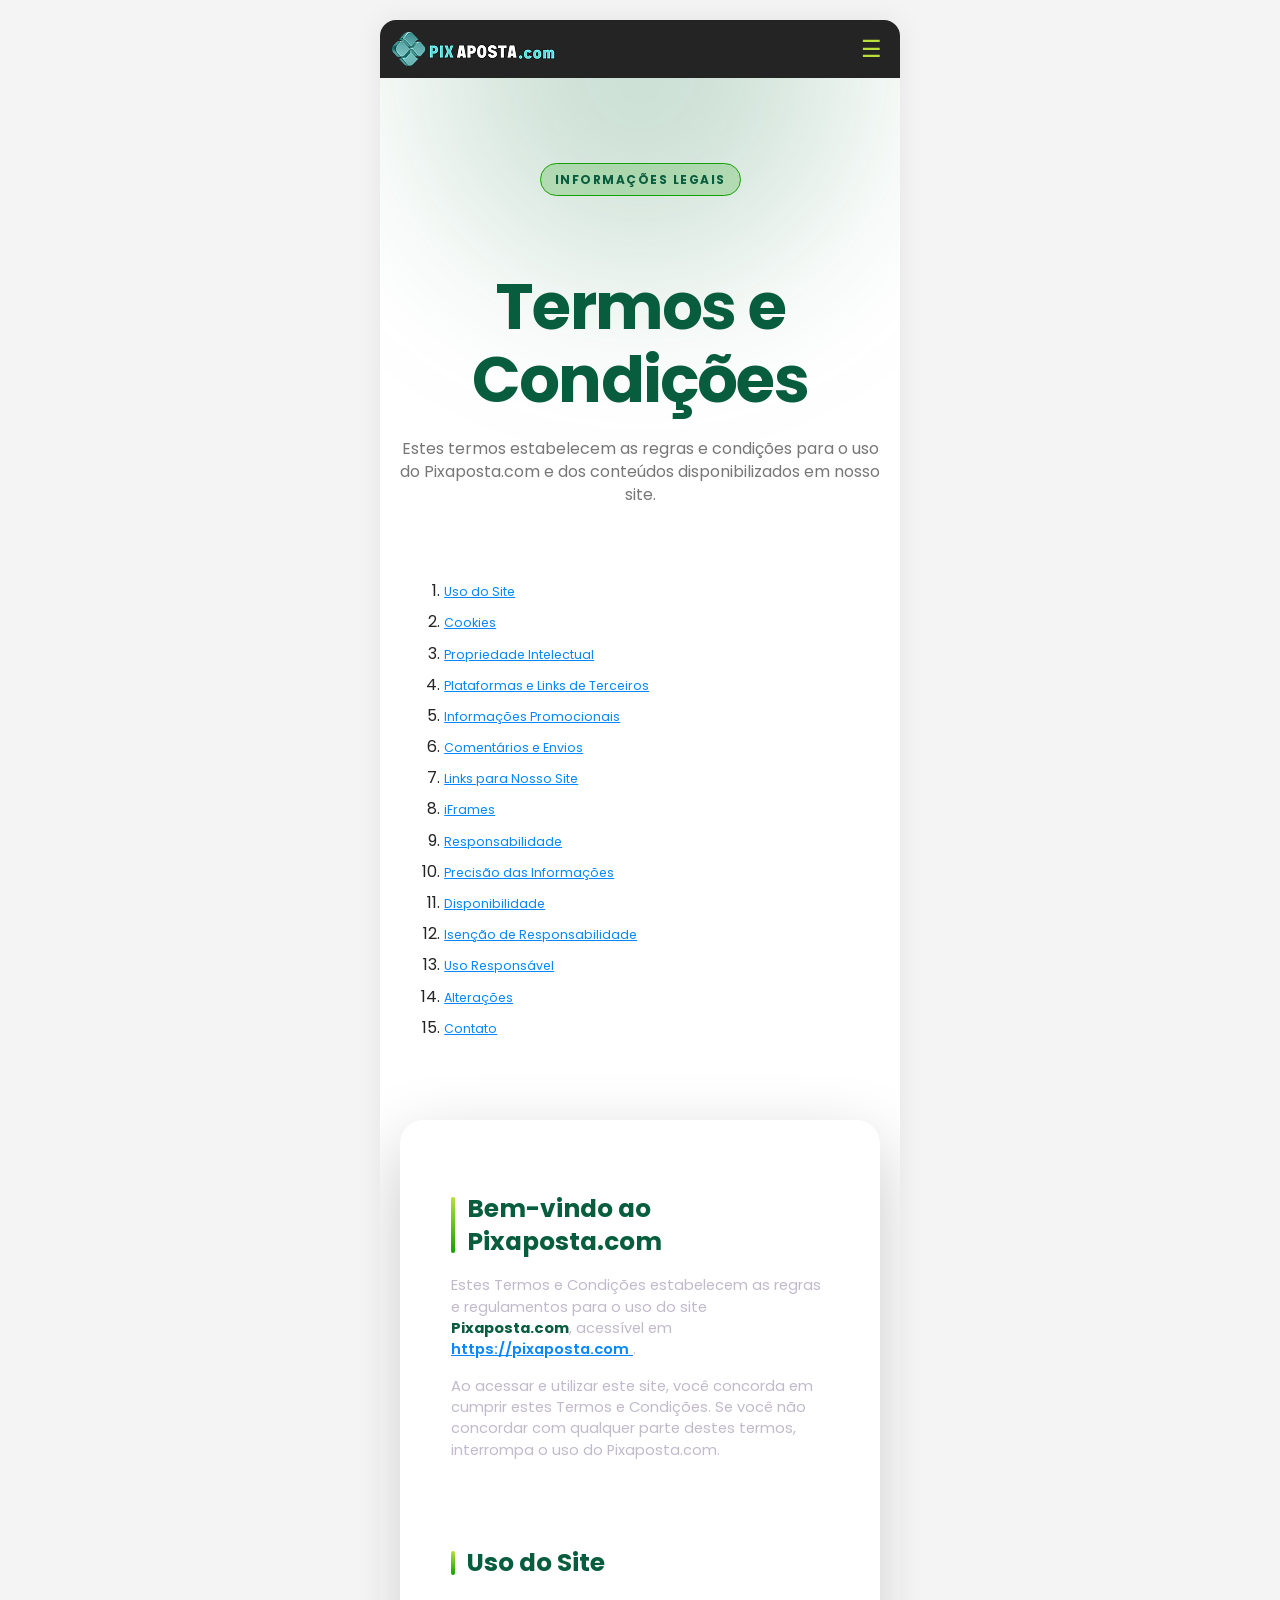
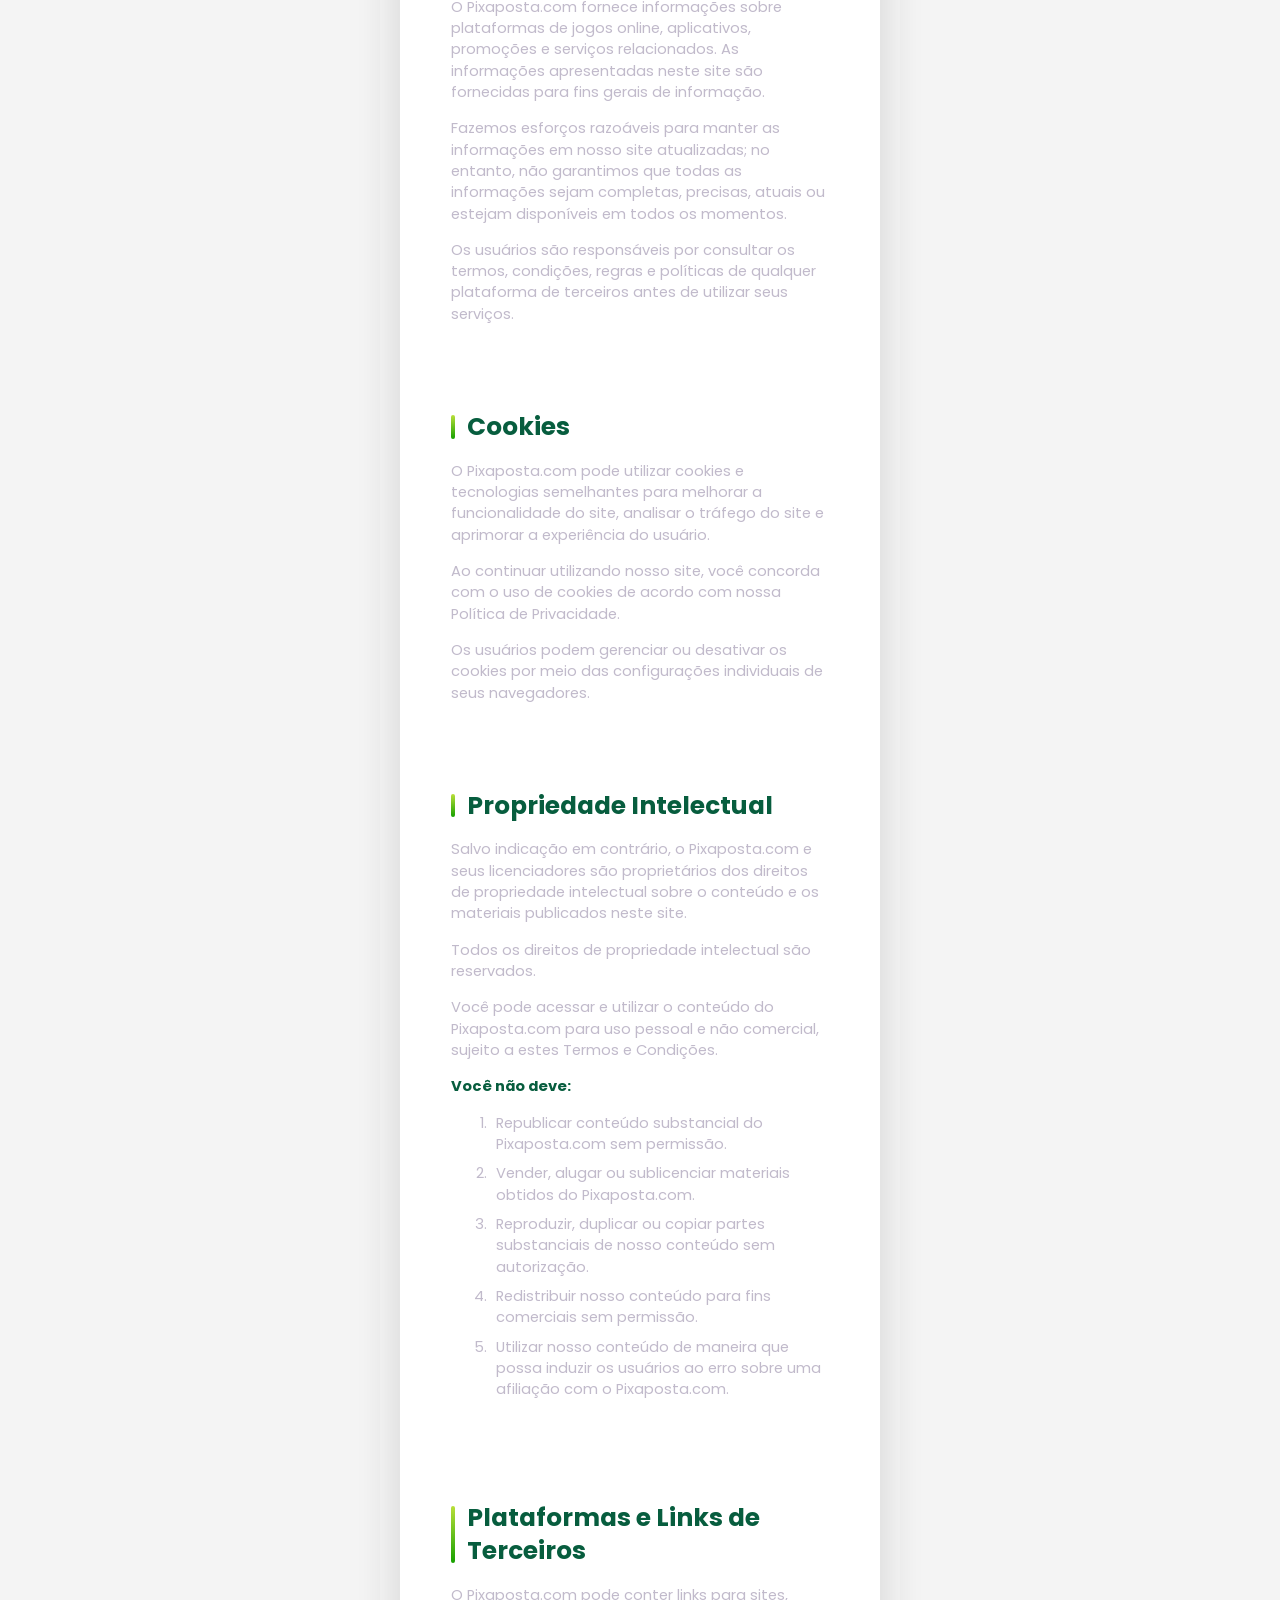
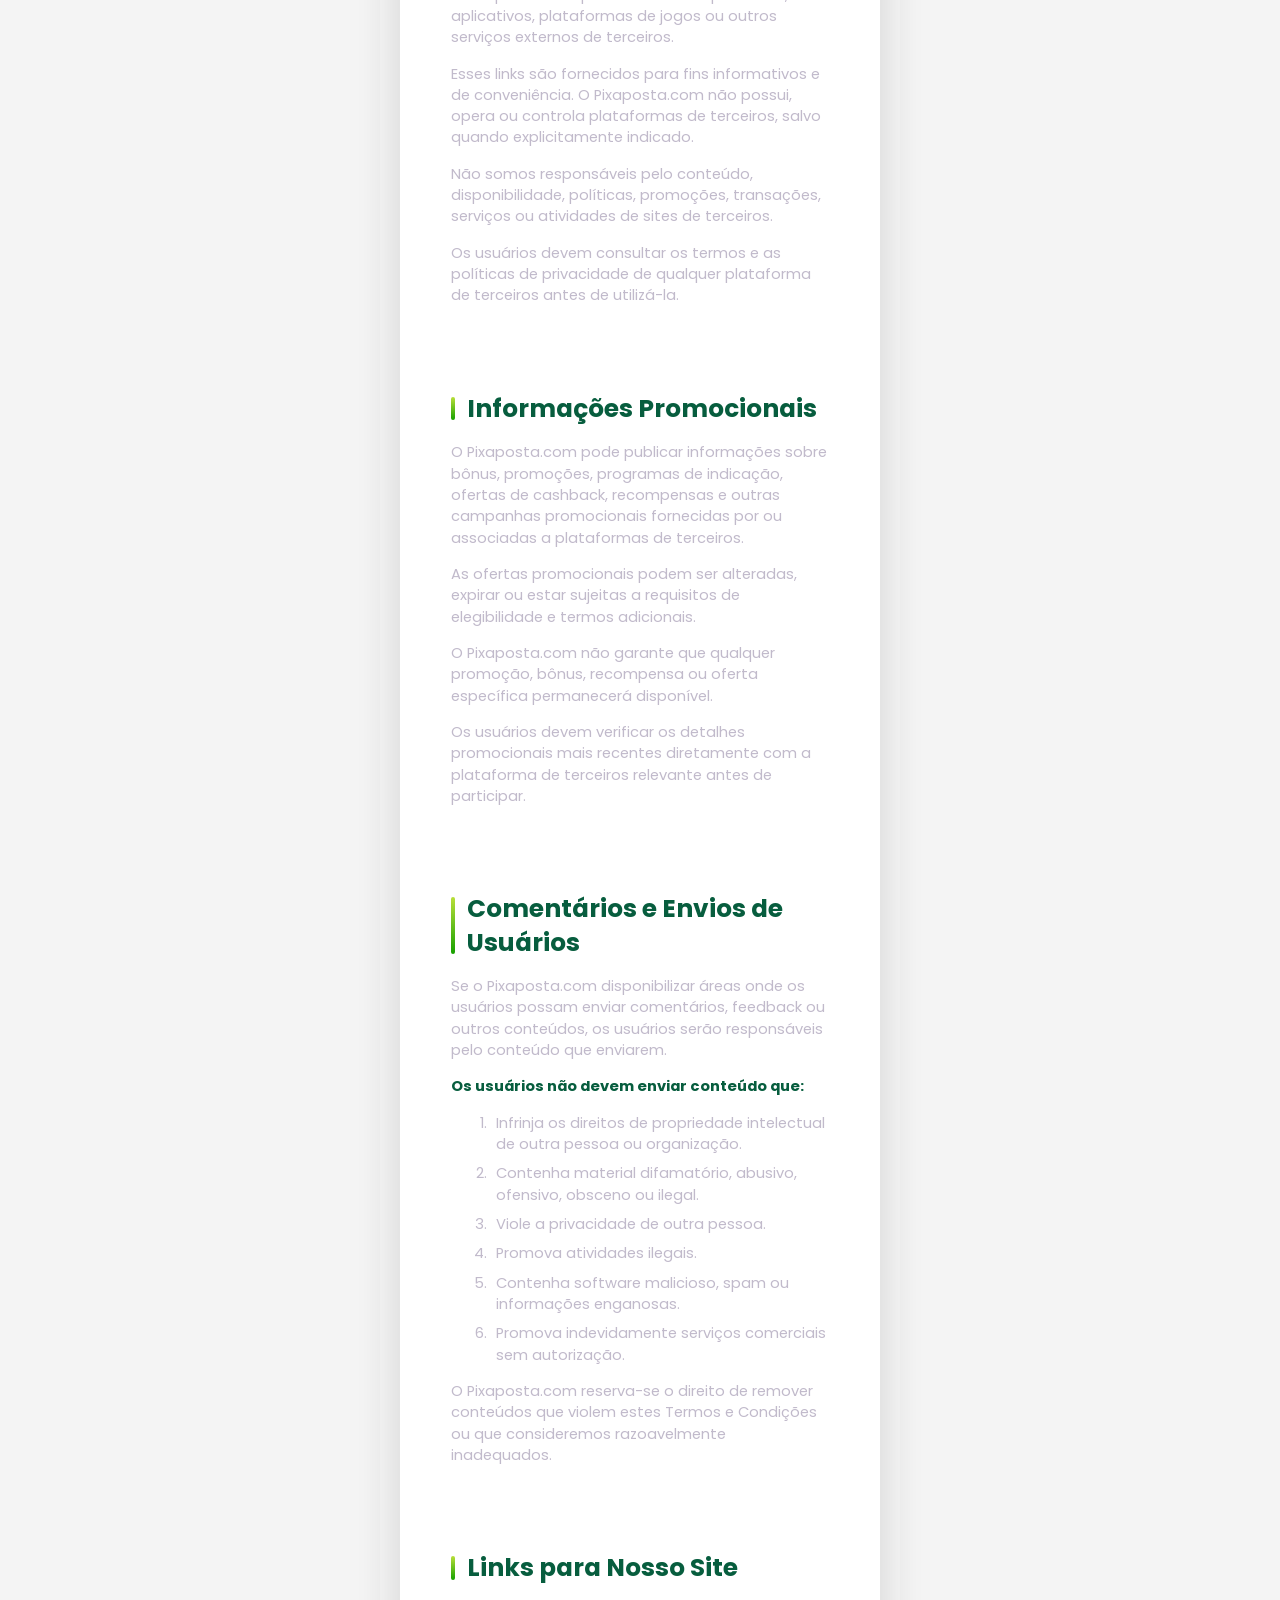
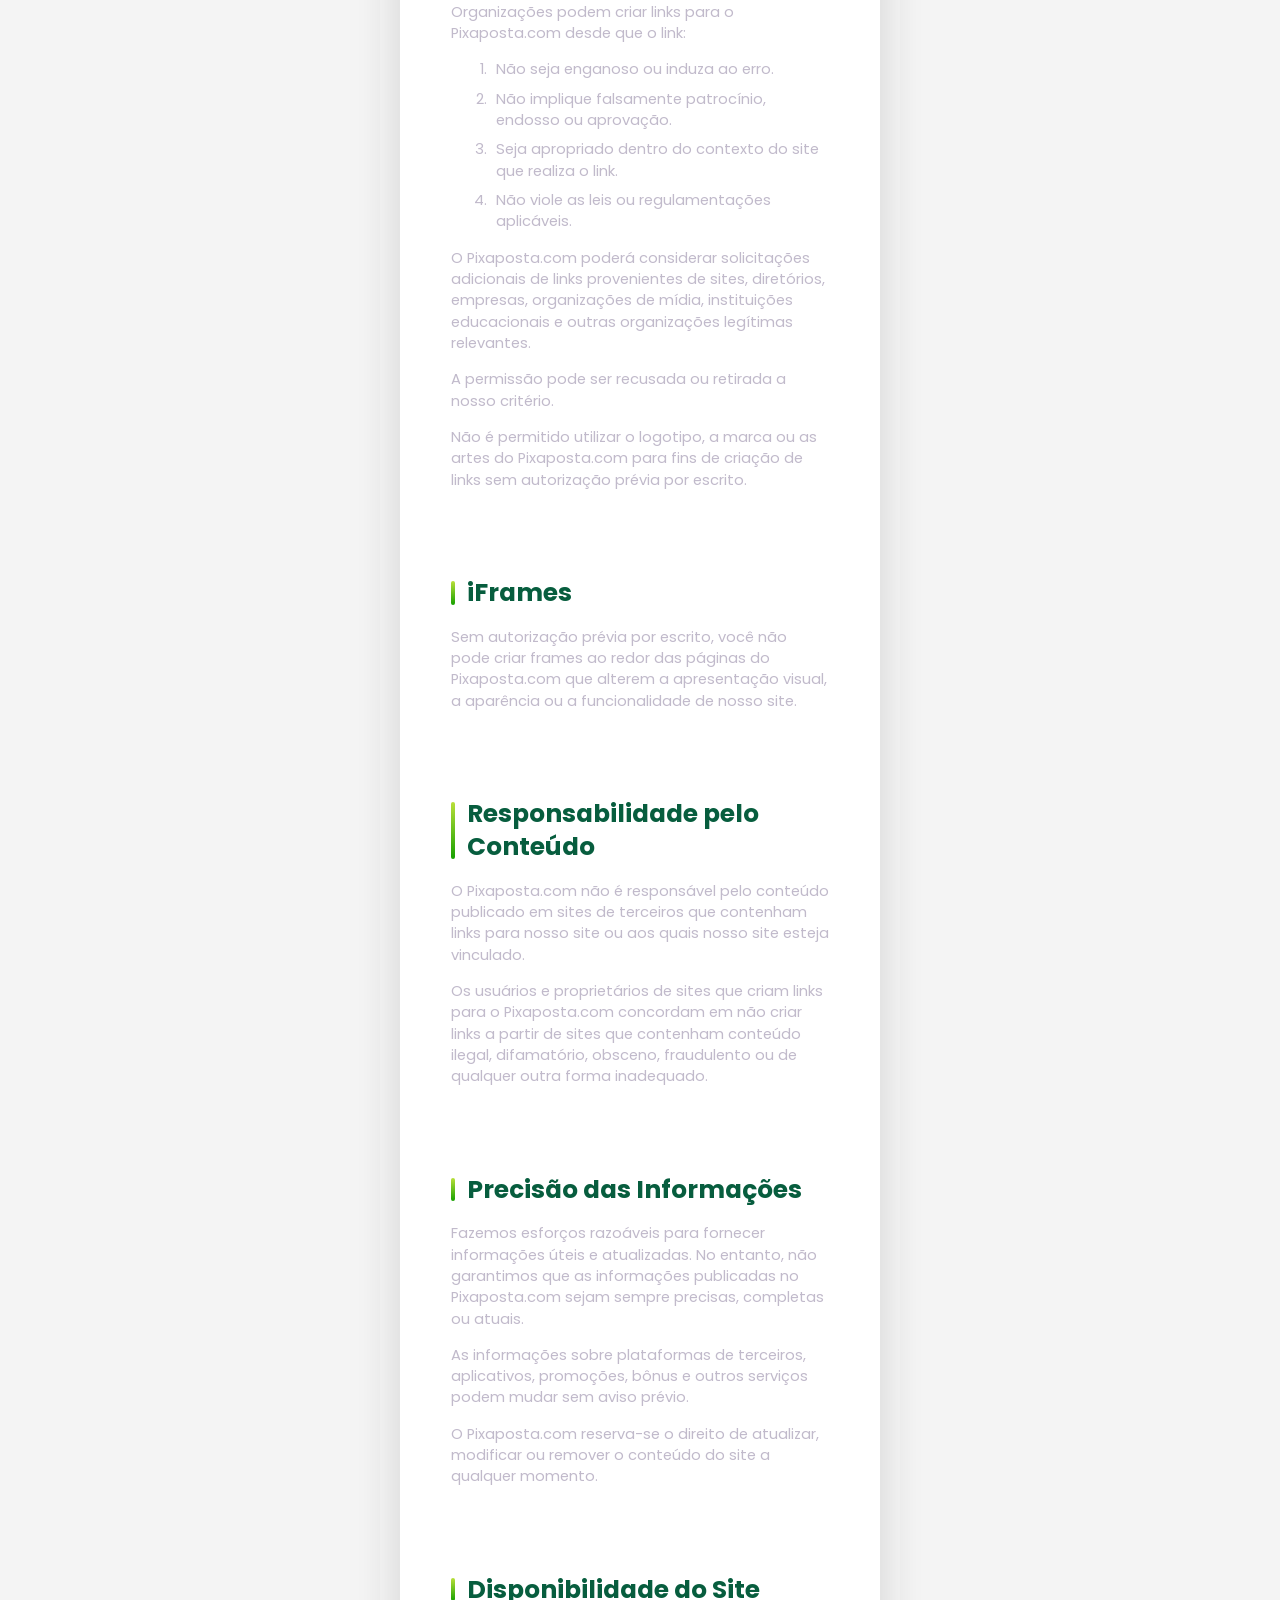
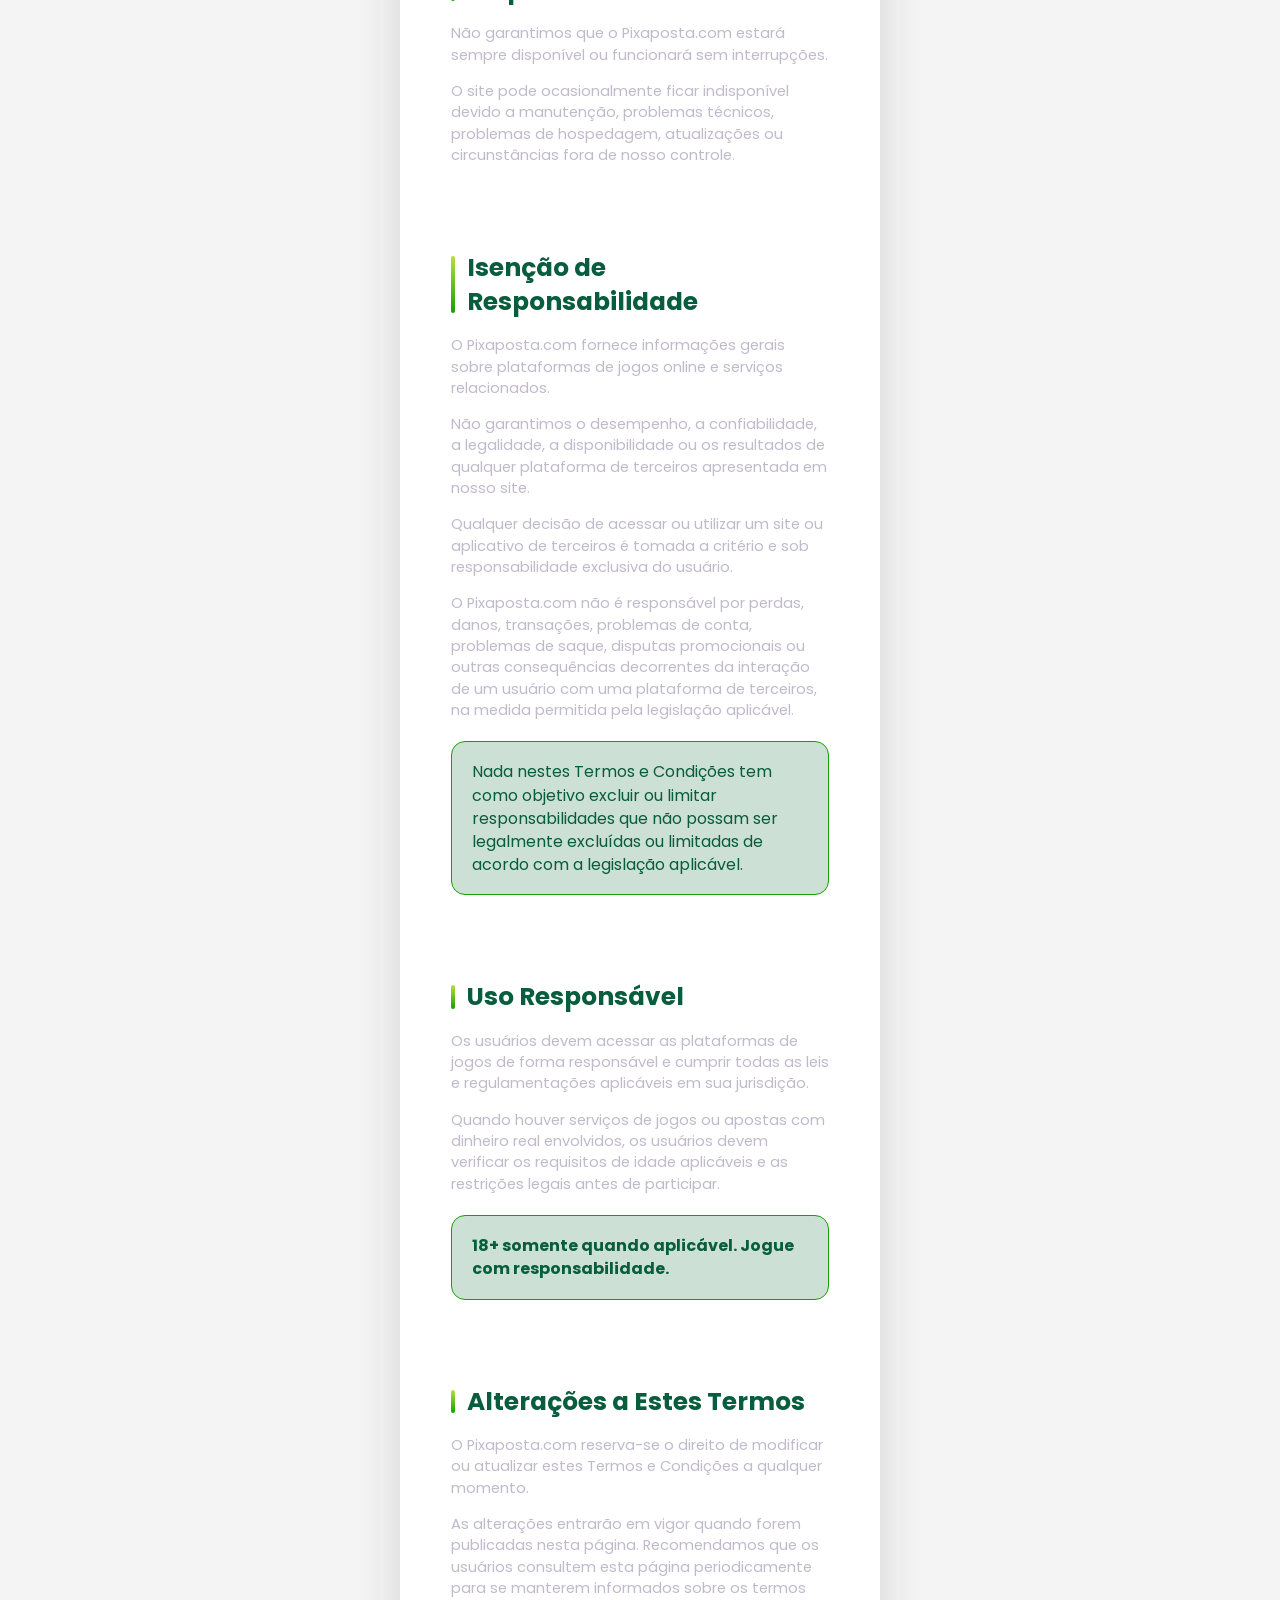
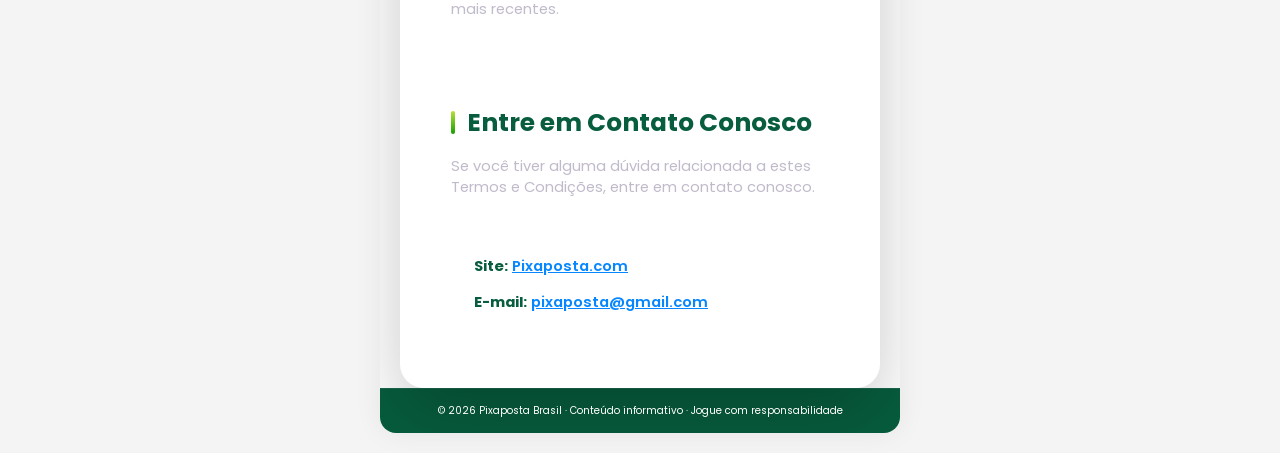
<file: terms-and-conditions.html>
<!doctype html>
<html lang="pt-BR">
<head>
    <meta charset="utf-8">
    <meta name="viewport" content="width=device-width, initial-scale=1">
    <title>Pixaposta Brasil — Aplicativos de Jogos, Plataformas e Ofertas</title>
    <meta name="description" content="Confira aplicativos de jogos e plataformas populares no Brasil. Explore novidades, ofertas e informações sobre cada aplicativo.">
    <meta name="robots" content="index,follow,max-image-preview:large">
    <meta name="author" content="Pixaposta Brasil">
    <meta name="format-detection" content="telephone=no">
    <!-- Standard favicon -->
    <link rel="icon" type="image/png" sizes="32x32" href="favicon.ico">
    <!-- <link rel="icon" type="image/png" sizes="16x16" href="favicon-16x16.png"> -->

    <!-- Apple devices -->
    <link rel="apple-touch-icon" sizes="180x180" href="apple-touch-icon.png">
    <link rel="canonical" href="https://example.com/">
    <meta property="og:type" content="website">
    <meta property="og:locale" content="pt_BR">
    <meta property="og:image" content="./assets/images/og/pixaposta-ogbanner.png">
    <meta property="og:title" content="Pixaposta Brasil — Aplicativos de Jogos, Plataformas e Ofertas">
    <meta property="og:description" content="Explore plataformas brasileiras de jogos, bônus e aplicativos recomendados.">
    <meta name="theme-color" content="#075d3e">
    <link rel="preconnect" href="https://fonts.googleapis.com">
    <link rel="preconnect" href="https://fonts.gstatic.com" crossorigin>
    <link href="https://fonts.googleapis.com/css2?family=Poppins:wght@400;500;600;700;800;900&display=swap" rel="stylesheet">
    <link rel="stylesheet" href="./assets/css/style.css">
    <script type="application/ld+json">
    {"@context":"https://schema.org","@type":"WebSite","name":"Pix Aposta Brasil","url":"https://example.com/","inLanguage":"pt-BR","description":"Plataformas brasileiras de jogos, bônus e aplicativos recomendados."}
    </script>
    
</head>
<body>
    <main class="site" id="topperformers">
        <header>
            <div class="topbar">
            <a class="brand" href="index.html" aria-label="Pix Aposta Brasil">
                <img class="brand-logo" src="./assets/images/pixaposta-logo.png" alt="Pix Aposta Brasil">
            </a>
            <button class="menu" id="menu-toggle" type="button" aria-label="Abrir menu" aria-expanded="false" aria-controls="site-menu">☰</button>
            </div>
            <nav class="menu-panel" id="site-menu" aria-label="Menu do site">
            <a href="index.html"><span class="menu-icon" aria-hidden="true"><svg viewBox="0 0 24 24" fill="none" stroke="currentColor" stroke-width="2" stroke-linecap="round" stroke-linejoin="round"><path d="M3 10.5 12 3l9 7.5"/><path d="M5 9.5V21h14V9.5"/><path d="M9 21v-6h6v6"/></svg></span>Home</a>
            <a href="policy.html"><span class="menu-icon" aria-hidden="true"><svg viewBox="0 0 24 24" fill="none" stroke="currentColor" stroke-width="2" stroke-linecap="round" stroke-linejoin="round"><path d="M12 3 20 6v6c0 5-3.5 8-8 9-4.5-1-8-4-8-9V6l8-3Z"/><path d="m9 12 2 2 4-4"/></svg></span>Policy</a>
            <a href="terms-and-conditions.html"><span class="menu-icon" aria-hidden="true"><svg viewBox="0 0 24 24" fill="none" stroke="currentColor" stroke-width="2" stroke-linecap="round" stroke-linejoin="round"><path d="M6 3h9l3 3v15H6z"/><path d="M15 3v4h4"/><path d="M9 12h6M9 16h6"/></svg></span>T&amp;C</a>
            <a href="about.html"><span class="menu-icon" aria-hidden="true"><svg viewBox="0 0 24 24" fill="none" stroke="currentColor" stroke-width="2" stroke-linecap="round" stroke-linejoin="round"><circle cx="12" cy="8" r="4"/><path d="M4 21c1.5-4 4-6 8-6s6.5 2 8 6"/></svg></span>About</a>
            <a href="faq.html"><span class="menu-icon" aria-hidden="true"><svg viewBox="0 0 24 24" fill="none" stroke="currentColor" stroke-width="2" stroke-linecap="round" stroke-linejoin="round"><circle cx="12" cy="12" r="9"/><path d="M9.5 9a2.7 2.7 0 1 1 4.5 2c-1.4 1-2 1.5-2 3"/><path d="M12 17h.01"/></svg></span>FAQ</a>
            </nav>
            <!-- <nav class="nav" aria-label="Navegação principal">
            <a href="index.html"><span class="nav-icon" aria-hidden="true"><svg viewBox="0 0 24 24" fill="none" stroke="currentColor" stroke-width="2.2" stroke-linecap="round" stroke-linejoin="round"><path d="M3 10.5 12 3l9 7.5"/><path d="M5 9.5V21h14V9.5"/><path d="M9 21v-6h6v6"/></svg></span><span class="nav-label">Home</span></a>
            <a href="applist.html"><span class="nav-icon" aria-hidden="true"><svg viewBox="0 0 24 24" fill="none" stroke="currentColor" stroke-width="2.1" stroke-linecap="round" stroke-linejoin="round"><path d="M8 8h8l3 3v6H5v-6l3-3Z"/><path d="M9 13h.01M15 13h.01"/><path d="M12 8V5"/><path d="M8 5h8"/></svg></span><span class="nav-label">App List</span></a>
            <a href="top.html"><span class="nav-icon" aria-hidden="true"><svg viewBox="0 0 24 24" fill="none" stroke="currentColor" stroke-width="2.1" stroke-linecap="round" stroke-linejoin="round"><path d="M8 4h8v5a4 4 0 0 1-8 0V4Z"/><path d="M8 6H4v2a4 4 0 0 0 4 4M16 6h4v2a4 4 0 0 1-4 4M12 13v4M8 21h8M10 17h4"/></svg></span><span class="nav-label">Top 50</span></a>
            <a href="contact.html"><span class="nav-icon" aria-hidden="true"><svg viewBox="0 0 24 24" fill="none" stroke="currentColor" stroke-width="2.1" stroke-linecap="round" stroke-linejoin="round"><rect x="3" y="5" width="18" height="14" rx="2"/><path d="m4 7 8 6 8-6"/></svg></span><span class="nav-label">Contact</span></a>
            <a href="ads.html" class="active" aria-current="page"><span class="nav-icon" aria-hidden="true"><svg viewBox="0 0 24 24" fill="none" stroke="currentColor" stroke-width="2.1" stroke-linecap="round" stroke-linejoin="round"><path d="m14 11 2-2 2 2-2 2-2-2Z"/><path d="m10 13-2 2-2-2 2-2 2 2Z"/><path d="m8 10 3 3"/><path d="m13 8 3 3"/><path d="M3 17h8M13 17h8"/></svg></span><span class="nav-label">Ads</span></a>
            </nav> -->
        </header>
        <section class="tnc-hero">
            <div class="tnc-hero-content">
                <div class="eyebrow"> Informações legais </div>
                <h1> Termos e <span>Condições</span> </h1>
                <p> Estes termos estabelecem as regras e condições para o uso do Pixaposta.com e dos conteúdos disponibilizados em nosso site. </p>
            </div>
        </section>
        <section class="page-layout">
            <!-- TABLE OF CONTENTS -->
            <aside class="toc" aria-label="Índice dos Termos e Condições">
                <div class="toc-title"> Neste documento </div>
                <ol>
                    <li><a href="#uso-do-site">Uso do Site</a></li>
                    <li><a href="#cookies">Cookies</a></li>
                    <li><a href="#propriedade-intelectual">Propriedade Intelectual</a></li>
                    <li><a href="#terceiros">Plataformas e Links de Terceiros</a></li>
                    <li><a href="#promocoes">Informações Promocionais</a></li>
                    <li><a href="#comentarios">Comentários e Envios</a></li>
                    <li><a href="#links">Links para Nosso Site</a></li>
                    <li><a href="#iframes">iFrames</a></li>
                    <li><a href="#responsabilidade">Responsabilidade</a></li>
                    <li><a href="#precisao">Precisão das Informações</a></li>
                    <li><a href="#disponibilidade">Disponibilidade</a></li>
                    <li><a href="#isencao">Isenção de Responsabilidade</a></li>
                    <li><a href="#uso-responsavel">Uso Responsável</a></li>
                    <li><a href="#alteracoes">Alterações</a></li>
                    <li><a href="#contato">Contato</a></li>
                </ol>
            </aside>
            <!-- TERMS CONTENT -->
            <article class="content-card">
                <section class="terms-section" id="introducao">
                    <h2>Bem-vindo ao Pixaposta.com</h2>
                    <p> Estes Termos e Condições estabelecem as regras e regulamentos para o uso do site <strong>Pixaposta.com</strong>, acessível em <a href="https://pixaposta.com/" rel="home"> https://pixaposta.com </a>. </p>
                    <p> Ao acessar e utilizar este site, você concorda em cumprir estes Termos e Condições. Se você não concordar com qualquer parte destes termos, interrompa o uso do Pixaposta.com. </p>
                </section>
                <section class="terms-section" id="uso-do-site">
                    <h2>Uso do Site</h2>
                    <p> O Pixaposta.com fornece informações sobre plataformas de jogos online, aplicativos, promoções e serviços relacionados. As informações apresentadas neste site são fornecidas para fins gerais de informação. </p>
                    <p> Fazemos esforços razoáveis para manter as informações em nosso site atualizadas; no entanto, não garantimos que todas as informações sejam completas, precisas, atuais ou estejam disponíveis em todos os momentos. </p>
                    <p> Os usuários são responsáveis por consultar os termos, condições, regras e políticas de qualquer plataforma de terceiros antes de utilizar seus serviços. </p>
                </section>
                <section class="terms-section" id="cookies">
                    <h2>Cookies</h2>
                    <p> O Pixaposta.com pode utilizar cookies e tecnologias semelhantes para melhorar a funcionalidade do site, analisar o tráfego do site e aprimorar a experiência do usuário. </p>
                    <p> Ao continuar utilizando nosso site, você concorda com o uso de cookies de acordo com nossa Política de Privacidade. </p>
                    <p> Os usuários podem gerenciar ou desativar os cookies por meio das configurações individuais de seus navegadores. </p>
                </section>
                <section class="terms-section" id="propriedade-intelectual">
                    <h2>Propriedade Intelectual</h2>
                    <p> Salvo indicação em contrário, o Pixaposta.com e seus licenciadores são proprietários dos direitos de propriedade intelectual sobre o conteúdo e os materiais publicados neste site. </p>
                    <p> Todos os direitos de propriedade intelectual são reservados. </p>
                    <p> Você pode acessar e utilizar o conteúdo do Pixaposta.com para uso pessoal e não comercial, sujeito a estes Termos e Condições. </p>
                    <p><strong>Você não deve:</strong></p>
                    <ol>
                        <li>Republicar conteúdo substancial do Pixaposta.com sem permissão.</li>
                        <li>Vender, alugar ou sublicenciar materiais obtidos do Pixaposta.com.</li>
                        <li>Reproduzir, duplicar ou copiar partes substanciais de nosso conteúdo sem autorização.</li>
                        <li>Redistribuir nosso conteúdo para fins comerciais sem permissão.</li>
                        <li>Utilizar nosso conteúdo de maneira que possa induzir os usuários ao erro sobre uma afiliação com o Pixaposta.com.</li>
                    </ol>
                </section>
                <section class="terms-section" id="terceiros">
                    <h2>Plataformas e Links de Terceiros</h2>
                    <p> O Pixaposta.com pode conter links para sites, aplicativos, plataformas de jogos ou outros serviços externos de terceiros. </p>
                    <p> Esses links são fornecidos para fins informativos e de conveniência. O Pixaposta.com não possui, opera ou controla plataformas de terceiros, salvo quando explicitamente indicado. </p>
                    <p> Não somos responsáveis pelo conteúdo, disponibilidade, políticas, promoções, transações, serviços ou atividades de sites de terceiros. </p>
                    <p> Os usuários devem consultar os termos e as políticas de privacidade de qualquer plataforma de terceiros antes de utilizá-la. </p>
                </section>
                <section class="terms-section" id="promocoes">
                    <h2>Informações Promocionais</h2>
                    <p> O Pixaposta.com pode publicar informações sobre bônus, promoções, programas de indicação, ofertas de cashback, recompensas e outras campanhas promocionais fornecidas por ou associadas a plataformas de terceiros. </p>
                    <p> As ofertas promocionais podem ser alteradas, expirar ou estar sujeitas a requisitos de elegibilidade e termos adicionais. </p>
                    <p> O Pixaposta.com não garante que qualquer promoção, bônus, recompensa ou oferta específica permanecerá disponível. </p>
                    <p> Os usuários devem verificar os detalhes promocionais mais recentes diretamente com a plataforma de terceiros relevante antes de participar. </p>
                </section>
                <section class="terms-section" id="comentarios">
                    <h2>Comentários e Envios de Usuários</h2>
                    <p> Se o Pixaposta.com disponibilizar áreas onde os usuários possam enviar comentários, feedback ou outros conteúdos, os usuários serão responsáveis pelo conteúdo que enviarem. </p>
                    <p><strong>Os usuários não devem enviar conteúdo que:</strong></p>
                    <ol>
                        <li>Infrinja os direitos de propriedade intelectual de outra pessoa ou organização.</li>
                        <li>Contenha material difamatório, abusivo, ofensivo, obsceno ou ilegal.</li>
                        <li>Viole a privacidade de outra pessoa.</li>
                        <li>Promova atividades ilegais.</li>
                        <li>Contenha software malicioso, spam ou informações enganosas.</li>
                        <li>Promova indevidamente serviços comerciais sem autorização.</li>
                    </ol>
                    <p> O Pixaposta.com reserva-se o direito de remover conteúdos que violem estes Termos e Condições ou que consideremos razoavelmente inadequados. </p>
                </section>
                <section class="terms-section" id="links">
                    <h2>Links para Nosso Site</h2>
                    <p> Organizações podem criar links para o Pixaposta.com desde que o link: </p>
                    <ol>
                        <li>Não seja enganoso ou induza ao erro.</li>
                        <li>Não implique falsamente patrocínio, endosso ou aprovação.</li>
                        <li>Seja apropriado dentro do contexto do site que realiza o link.</li>
                        <li>Não viole as leis ou regulamentações aplicáveis.</li>
                    </ol>
                    <p> O Pixaposta.com poderá considerar solicitações adicionais de links provenientes de sites, diretórios, empresas, organizações de mídia, instituições educacionais e outras organizações legítimas relevantes. </p>
                    <p> A permissão pode ser recusada ou retirada a nosso critério. </p>
                    <p> Não é permitido utilizar o logotipo, a marca ou as artes do Pixaposta.com para fins de criação de links sem autorização prévia por escrito. </p>
                </section>
                <section class="terms-section" id="iframes">
                    <h2>iFrames</h2>
                    <p> Sem autorização prévia por escrito, você não pode criar frames ao redor das páginas do Pixaposta.com que alterem a apresentação visual, a aparência ou a funcionalidade de nosso site. </p>
                </section>
                <section class="terms-section" id="responsabilidade">
                    <h2>Responsabilidade pelo Conteúdo</h2>
                    <p> O Pixaposta.com não é responsável pelo conteúdo publicado em sites de terceiros que contenham links para nosso site ou aos quais nosso site esteja vinculado. </p>
                    <p> Os usuários e proprietários de sites que criam links para o Pixaposta.com concordam em não criar links a partir de sites que contenham conteúdo ilegal, difamatório, obsceno, fraudulento ou de qualquer outra forma inadequado. </p>
                </section>
                <section class="terms-section" id="precisao">
                    <h2>Precisão das Informações</h2>
                    <p> Fazemos esforços razoáveis para fornecer informações úteis e atualizadas. No entanto, não garantimos que as informações publicadas no Pixaposta.com sejam sempre precisas, completas ou atuais. </p>
                    <p> As informações sobre plataformas de terceiros, aplicativos, promoções, bônus e outros serviços podem mudar sem aviso prévio. </p>
                    <p> O Pixaposta.com reserva-se o direito de atualizar, modificar ou remover o conteúdo do site a qualquer momento. </p>
                </section>
                <section class="terms-section" id="disponibilidade">
                    <h2>Disponibilidade do Site</h2>
                    <p> Não garantimos que o Pixaposta.com estará sempre disponível ou funcionará sem interrupções. </p>
                    <p> O site pode ocasionalmente ficar indisponível devido a manutenção, problemas técnicos, problemas de hospedagem, atualizações ou circunstâncias fora de nosso controle. </p>
                </section>
                <section class="terms-section" id="isencao">
                    <h2>Isenção de Responsabilidade</h2>
                    <p> O Pixaposta.com fornece informações gerais sobre plataformas de jogos online e serviços relacionados. </p>
                    <p> Não garantimos o desempenho, a confiabilidade, a legalidade, a disponibilidade ou os resultados de qualquer plataforma de terceiros apresentada em nosso site. </p>
                    <p> Qualquer decisão de acessar ou utilizar um site ou aplicativo de terceiros é tomada a critério e sob responsabilidade exclusiva do usuário. </p>
                    <p> O Pixaposta.com não é responsável por perdas, danos, transações, problemas de conta, problemas de saque, disputas promocionais ou outras consequências decorrentes da interação de um usuário com uma plataforma de terceiros, na medida permitida
                        pela legislação aplicável. </p>
                    <div class="highlight"> Nada nestes Termos e Condições tem como objetivo excluir ou limitar responsabilidades que não possam ser legalmente excluídas ou limitadas de acordo com a legislação aplicável. </div>
                </section>
                <section class="terms-section" id="uso-responsavel">
                    <h2>Uso Responsável</h2>
                    <p> Os usuários devem acessar as plataformas de jogos de forma responsável e cumprir todas as leis e regulamentações aplicáveis em sua jurisdição. </p>
                    <p> Quando houver serviços de jogos ou apostas com dinheiro real envolvidos, os usuários devem verificar os requisitos de idade aplicáveis e as restrições legais antes de participar. </p>
                    <div class="highlight"> <strong>18+ somente quando aplicável. Jogue com responsabilidade.</strong> </div>
                </section>
                <section class="terms-section" id="alteracoes">
                    <h2>Alterações a Estes Termos</h2>
                    <p> O Pixaposta.com reserva-se o direito de modificar ou atualizar estes Termos e Condições a qualquer momento. </p>
                    <p> As alterações entrarão em vigor quando forem publicadas nesta página. Recomendamos que os usuários consultem esta página periodicamente para se manterem informados sobre os termos mais recentes. </p>
                </section>
                <section class="terms-section" id="contato">
                    <h2>Entre em Contato Conosco</h2>
                    <p> Se você tiver alguma dúvida relacionada a estes Termos e Condições, entre em contato conosco. </p>
                    <div class="contact-box">
                        <p> <strong>Site:</strong> <a href="https://pixaposta.com/"> Pixaposta.com </a> </p>
                        <p> <strong>E-mail:</strong> <a href="mailto:pixaposta@gmail.com"> pixaposta@gmail.com </a> </p>
                    </div>
                </section>
            </article>
        </section>
        <footer class="footer">© 2026 Pixaposta Brasil · Conteúdo informativo · Jogue com responsabilidade</footer>
    </main>    
    <script src="./assets/js/app.js" defer></script>
</body>
</html>
</file>
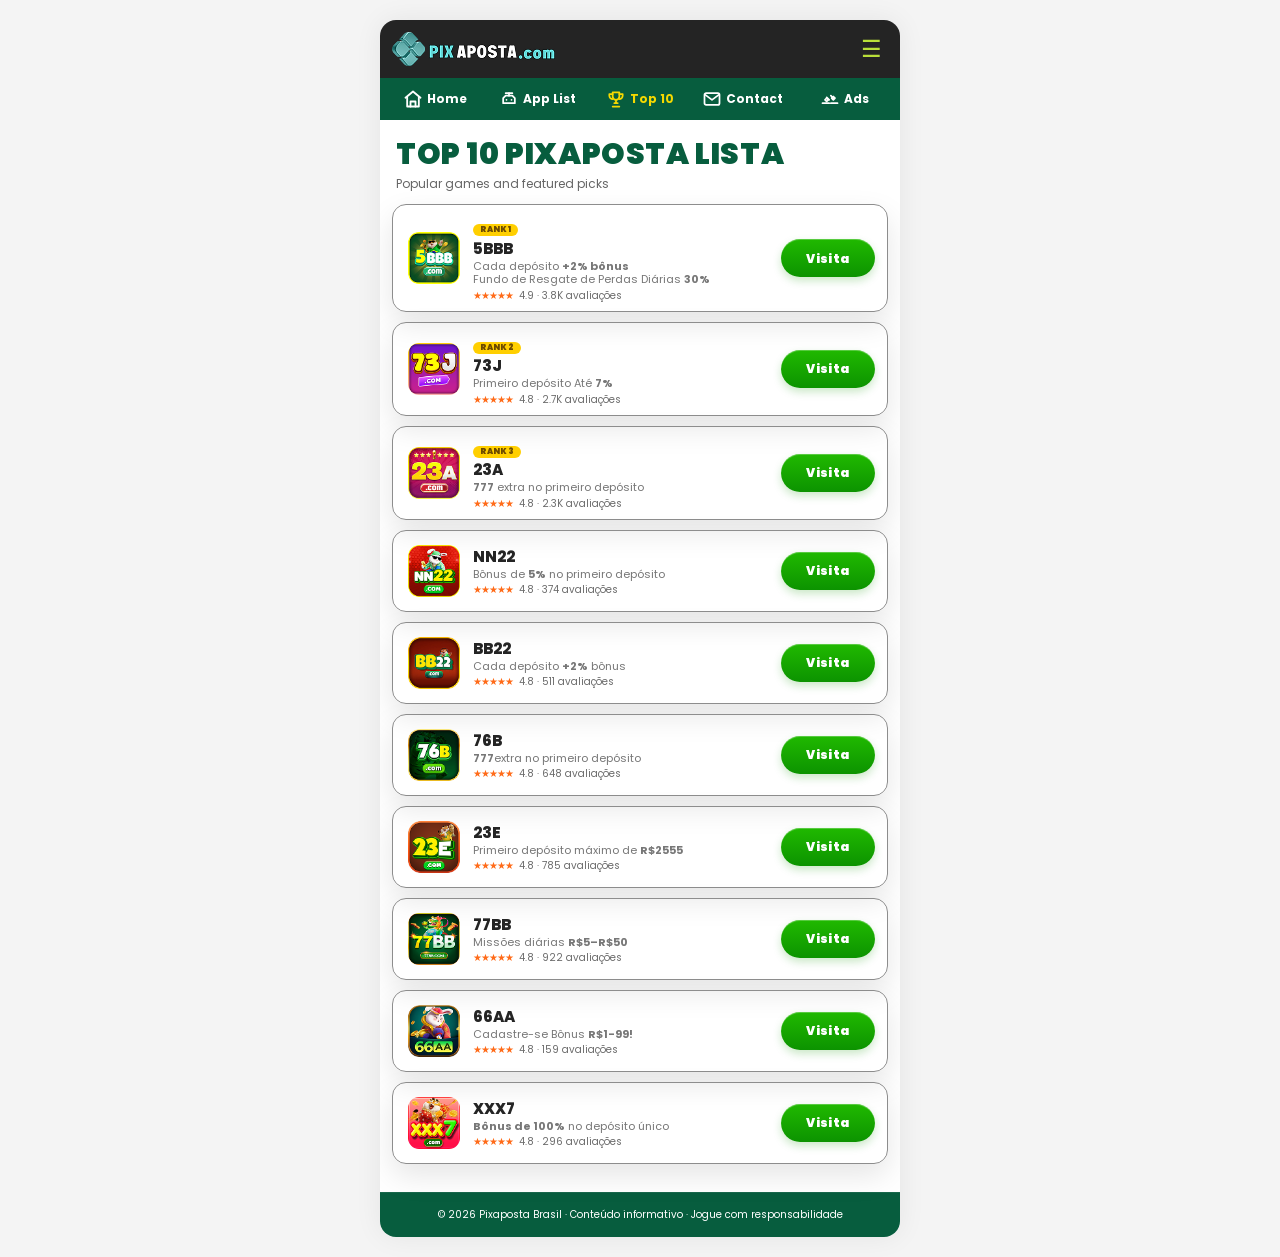
<file: top.html>
<!doctype html>
<html lang="pt-BR">
<head>
    <meta charset="utf-8">
    <meta name="viewport" content="width=device-width, initial-scale=1">
    <title>Pixaposta Brasil — Aplicativos de Jogos, Plataformas e Ofertas</title>
    <meta name="description" content="Confira aplicativos de jogos e plataformas populares no Brasil. Explore novidades, ofertas e informações sobre cada aplicativo.">
    <meta name="robots" content="index,follow,max-image-preview:large">
    <meta name="author" content="Pixaposta Brasil">
    <meta name="format-detection" content="telephone=no">
    <!-- Standard favicon -->
    <link rel="icon" type="image/png" sizes="32x32" href="favicon.ico">
    <!-- <link rel="icon" type="image/png" sizes="16x16" href="favicon-16x16.png"> -->

    <!-- Apple devices -->
    <link rel="apple-touch-icon" sizes="180x180" href="apple-touch-icon.png">
    <link rel="canonical" href="https://example.com/">
    <meta property="og:type" content="website">
    <meta property="og:locale" content="pt_BR">
    <meta property="og:image" content="./assets/images/og/pixaposta-ogbanner.png">
    <meta property="og:title" content="Pixaposta Brasil — Aplicativos de Jogos, Plataformas e Ofertas">
    <meta property="og:description" content="Explore plataformas brasileiras de jogos, bônus e aplicativos recomendados.">
    <meta name="theme-color" content="#075d3e">
    <link rel="preconnect" href="https://fonts.googleapis.com">
    <link rel="preconnect" href="https://fonts.gstatic.com" crossorigin>
    <link href="https://fonts.googleapis.com/css2?family=Poppins:wght@400;500;600;700;800;900&display=swap" rel="stylesheet">
    <link rel="stylesheet" href="./assets/css/style.css">
    <script type="application/ld+json">
    {"@context":"https://schema.org","@type":"WebSite","name":"Pix Aposta Brasil","url":"https://example.com/","inLanguage":"pt-BR","description":"Plataformas brasileiras de jogos, bônus e aplicativos recomendados."}
    </script>
</head>
<body>
    <main class="site" id="topperformers">
        <header>
            <div class="topbar">
            <a class="brand" href="index.html" aria-label="Pix Aposta Brasil">
                <img class="brand-logo" src="./assets/images/pixaposta-logo.png" alt="Pix Aposta Brasil">
            </a>
            <button class="menu" id="menu-toggle" type="button" aria-label="Abrir menu" aria-expanded="false" aria-controls="site-menu">☰</button>
            </div>
            <nav class="menu-panel" id="site-menu" aria-label="Menu do site">
            <a href="index.html"><span class="menu-icon" aria-hidden="true"><svg viewBox="0 0 24 24" fill="none" stroke="currentColor" stroke-width="2" stroke-linecap="round" stroke-linejoin="round"><path d="M3 10.5 12 3l9 7.5"/><path d="M5 9.5V21h14V9.5"/><path d="M9 21v-6h6v6"/></svg></span>Home</a>
            <a href="applist.html"><span class="menu-icon" aria-hidden="true"><svg viewBox="0 0 24 24" fill="none" stroke="currentColor" stroke-width="2" stroke-linecap="round" stroke-linejoin="round"><path d="M12 3 20 6v6c0 5-3.5 8-8 9-4.5-1-8-4-8-9V6l8-3Z"/><path d="m9 12 2 2 4-4"/></svg></span>Policy</a>
            <a href="top.html"><span class="menu-icon" aria-hidden="true"><svg viewBox="0 0 24 24" fill="none" stroke="currentColor" stroke-width="2" stroke-linecap="round" stroke-linejoin="round"><path d="M6 3h9l3 3v15H6z"/><path d="M15 3v4h4"/><path d="M9 12h6M9 16h6"/></svg></span>T&amp;C</a>
            <a href="#about"><span class="menu-icon" aria-hidden="true"><svg viewBox="0 0 24 24" fill="none" stroke="currentColor" stroke-width="2" stroke-linecap="round" stroke-linejoin="round"><circle cx="12" cy="8" r="4"/><path d="M4 21c1.5-4 4-6 8-6s6.5 2 8 6"/></svg></span>About</a>
            <a href="#faq"><span class="menu-icon" aria-hidden="true"><svg viewBox="0 0 24 24" fill="none" stroke="currentColor" stroke-width="2" stroke-linecap="round" stroke-linejoin="round"><circle cx="12" cy="12" r="9"/><path d="M9.5 9a2.7 2.7 0 1 1 4.5 2c-1.4 1-2 1.5-2 3"/><path d="M12 17h.01"/></svg></span>FAQ</a>
            </nav>
            <nav class="nav" aria-label="Navegação principal">
            <a href="index.html"><span class="nav-icon" aria-hidden="true"><svg viewBox="0 0 24 24" fill="none" stroke="currentColor" stroke-width="2.2" stroke-linecap="round" stroke-linejoin="round"><path d="M3 10.5 12 3l9 7.5"/><path d="M5 9.5V21h14V9.5"/><path d="M9 21v-6h6v6"/></svg></span><span class="nav-label">Home</span></a>
            <a href="applist.html"><span class="nav-icon" aria-hidden="true"><svg viewBox="0 0 24 24" fill="none" stroke="currentColor" stroke-width="2.1" stroke-linecap="round" stroke-linejoin="round"><path d="M8 8h8l3 3v6H5v-6l3-3Z"/><path d="M9 13h.01M15 13h.01"/><path d="M12 8V5"/><path d="M8 5h8"/></svg></span><span class="nav-label">App List</span></a>
            <a href="top.html" class="active" aria-current="page"><span class="nav-icon" aria-hidden="true"><svg viewBox="0 0 24 24" fill="none" stroke="currentColor" stroke-width="2.1" stroke-linecap="round" stroke-linejoin="round"><path d="M8 4h8v5a4 4 0 0 1-8 0V4Z"/><path d="M8 6H4v2a4 4 0 0 0 4 4M16 6h4v2a4 4 0 0 1-4 4M12 13v4M8 21h8M10 17h4"/></svg></span><span class="nav-label">Top 10</span></a>
            <a href="contact.html"><span class="nav-icon" aria-hidden="true"><svg viewBox="0 0 24 24" fill="none" stroke="currentColor" stroke-width="2.1" stroke-linecap="round" stroke-linejoin="round"><rect x="3" y="5" width="18" height="14" rx="2"/><path d="m4 7 8 6 8-6"/></svg></span><span class="nav-label">Contact</span></a>
            <a href="ads.html"><span class="nav-icon" aria-hidden="true"><svg viewBox="0 0 24 24" fill="none" stroke="currentColor" stroke-width="2.1" stroke-linecap="round" stroke-linejoin="round"><path d="m14 11 2-2 2 2-2 2-2-2Z"/><path d="m10 13-2 2-2-2 2-2 2 2Z"/><path d="m8 10 3 3"/><path d="m13 8 3 3"/><path d="M3 17h8M13 17h8"/></svg></span><span class="nav-label">Ads</span></a>
            </nav>
        </header>
        <section class="performers-section" aria-labelledby="topperformers">
            <div class="section-header">
                <div>
                    <h1 class="section-title">Top 10 pixaposta Lista</h1>
                    <p class="section-subtitle">Popular games and featured picks</p>
                </div>
            </div>

            <section class="performers" aria-label="Top performing games">

                <article class="performer-card">
                    <div class="game-icon-wrap">
                    <img class="game-icon" src="./assets/images/apps/5BBB.png" alt="5BBB icon" width="48" height="48" loading="lazy" decoding="async">
                    </div>
                    <div class="game-info">
                    <span class="badge">RANK 1</span>
                    <h2>5BBB</h2>
                    <p class="category">Cada depósito <strong>+2% bônus</strong> <br>
                    Fundo de Resgate de Perdas Diárias <strong>30%</strong></p>
                    <p class="rating" aria-label="Rated 4.8 out of 5">
                        <span aria-hidden="true">★★★★★</span>
                        <span>4.9 · 3.8K avaliações</span>
                    </p>
                    </div>
                    <a class="play-btn" href="#" aria-label="Visita 5BBB">Visita</a>
                </article>

                <article class="performer-card">
                    <div class="game-icon-wrap">
                    <img class="game-icon" src="./assets/images/apps/73J.png" alt="73J icon" width="48" height="48" loading="lazy" decoding="async">
                    </div>
                    <div class="game-info">
                    <span class="badge">RANK 2</span>
                    <h2>73J</h2>
                    <p class="category">Primeiro depósito Até <strong>7%</strong></p>
                    <p class="rating" aria-label="Rated 4.8 out of 5">
                        <span aria-hidden="true">★★★★★</span>
                        <span>4.8 · 2.7K avaliações</span>
                    </p>
                    </div>
                    <a class="play-btn" href="#" aria-label="Visita 73J">Visita</a>
                </article>
            
                <article class="performer-card">
                    <div class="game-icon-wrap">
                    <img class="game-icon" src="./assets/images/apps/23A.png" alt="23A icon" width="48" height="48" loading="lazy" decoding="async">
                    </div>
                    <div class="game-info">
                    <span class="badge">RANK 3</span>
                    <h2>23A</h2>
                    <p class="category"><strong>777</strong> extra no primeiro depósito</p>
                    <p class="rating" aria-label="Rated 4.8 out of 5">
                        <span aria-hidden="true">★★★★★</span>
                        <span>4.8 · 2.3K avaliações</span>
                    </p>
                    </div>
                    <a class="play-btn" href="#" aria-label="Visita 23A">Visita</a>
                </article>
                
                <article class="performer-card">
                    <div class="game-icon-wrap">
                    <img class="game-icon" src="./assets/images/apps/NN22.png" alt="NN22 icon" width="48" height="48" loading="lazy" decoding="async">
                    </div>
                    <div class="game-info">
                    
                    <h2>NN22</h2>
                    <p class="category">Bônus de <strong>5%</strong> no primeiro depósito</p>
                    <p class="rating" aria-label="Rated 4.8 out of 5">
                        <span aria-hidden="true">★★★★★</span>
                        <span>4.8 · 374 avaliações</span>
                    </p>
                    </div>
                    <a class="play-btn" href="#" aria-label="Visita NN22">Visita</a>
                </article>
                
                <article class="performer-card">
                    <div class="game-icon-wrap">
                    <img class="game-icon" src="./assets/images/apps/BB22.png" alt="BB22 icon" width="48" height="48" loading="lazy" decoding="async">
                    </div>
                    <div class="game-info">
                    <!-- <span class="badge">TOP</span> -->
                    <h2>BB22</h2>
                    <p class="category">Cada depósito <strong>+2%</strong> bônus</p>
                    <p class="rating" aria-label="Rated 4.8 out of 5">
                        <span aria-hidden="true">★★★★★</span>
                        <span>4.8 · 511 avaliações</span>
                    </p>
                    </div>
                    <a class="play-btn" href="#" aria-label="Visita BB22">Visita</a>
                </article>
                
                <article class="performer-card">
                    <div class="game-icon-wrap">
                    <img class="game-icon" src="./assets/images/apps/76B.png" alt="76B icon" width="48" height="48" loading="lazy" decoding="async">
                    </div>
                    <div class="game-info">
                    
                    <h2>76B</h2>
                    <p class="category"><strong>777</strong>extra no primeiro depósito</p>
                    <p class="rating" aria-label="Rated 4.8 out of 5">
                        <span aria-hidden="true">★★★★★</span>
                        <span>4.8 · 648 avaliações</span>
                    </p>
                    </div>
                    <a class="play-btn" href="#" aria-label="Visita 76B">Visita</a>
                </article>
                
                <article class="performer-card">
                    <div class="game-icon-wrap">
                    <img class="game-icon" src="./assets/images/apps/23E.png" alt="23E icon" width="48" height="48" loading="lazy" decoding="async">
                    </div>
                    <div class="game-info">
                    
                    <h2>23E</h2>
                    <p class="category">Primeiro depósito máximo de <strong>R$2555</strong></p>
                    <p class="rating" aria-label="Rated 4.8 out of 5">
                        <span aria-hidden="true">★★★★★</span>
                        <span>4.8 · 785 avaliações</span>
                    </p>
                    </div>
                    <a class="play-btn" href="#" aria-label="Visita 23E">Visita</a>
                </article>
                
                <article class="performer-card">
                    <div class="game-icon-wrap">
                    <img class="game-icon" src="./assets/images/apps/77BB.png" alt="77BB icon" width="48" height="48" loading="lazy" decoding="async">
                    </div>
                    <div class="game-info">
                    
                    <h2>77BB</h2>
                    <p class="category">Missões diárias <strong>R$5–R$50</strong></p>
                    <p class="rating" aria-label="Rated 4.8 out of 5">
                        <span aria-hidden="true">★★★★★</span>
                        <span>4.8 · 922 avaliações</span>
                    </p>
                    </div>
                    <a class="play-btn" href="#" aria-label="Visita 77BB">Visita</a>
                </article>
                
                <article class="performer-card">
                    <div class="game-icon-wrap">
                    <img class="game-icon" src="./assets/images/apps/66AA.png" alt="66AA icon" width="48" height="48" loading="lazy" decoding="async">
                    </div>
                    <div class="game-info">
                    <!-- <span class="badge">TOP</span> -->
                    <h2>66AA</h2>
                    <p class="category">Cadastre-se Bônus <strong>R$1-99!</strong></p>
                    <p class="rating" aria-label="Rated 4.8 out of 5">
                        <span aria-hidden="true">★★★★★</span>
                        <span>4.8 · 159 avaliações</span>
                    </p>
                    </div>
                    <a class="play-btn" href="#" aria-label="Visita 66AA">Visita</a>
                </article>
                
                <article class="performer-card">
                    <div class="game-icon-wrap">
                    <img class="game-icon" src="./assets/images/apps/XXX7.png" alt="XXX7 icon" width="48" height="48" loading="lazy" decoding="async">
                    </div>
                    <div class="game-info">
                    
                    <h2>XXX7</h2>
                    <p class="category"><strong>Bônus de 100%</strong> no depósito único</p>
                    <p class="rating" aria-label="Rated 4.8 out of 5">
                        <span aria-hidden="true">★★★★★</span>
                        <span>4.8 · 296 avaliações</span>
                    </p>
                    </div>
                    <a class="play-btn" href="#" aria-label="Visita XXX7">Visita</a>
                </article>
                
                <!-- <article class="performer-card">
                    <div class="game-icon-wrap">
                    <img class="game-icon" src="./assets/images/apps/33CC.png" alt="33CC icon" width="48" height="48" loading="lazy" decoding="async">
                    </div>
                    <div class="game-info">
                    
                    <h2>33CC</h2>
                    <p class="category">Popular Game</p>
                    <p class="rating" aria-label="Rated 4.8 out of 5">
                        <span aria-hidden="true">★★★★★</span>
                        <span>4.8 · 433 avaliações</span>
                    </p>
                    </div>
                    <a class="play-btn" href="#" aria-label="Visita 33CC">Visita</a>
                </article>
                
                <article class="performer-card">
                    <div class="game-icon-wrap">
                    <img class="game-icon" src="./assets/images/apps/XX11.png" alt="XX11 icon" width="48" height="48" loading="lazy" decoding="async">
                    </div>
                    <div class="game-info">
                    
                    <h2>XX11</h2>
                    <p class="category">Popular Game</p>
                    <p class="rating" aria-label="Rated 4.8 out of 5">
                        <span aria-hidden="true">★★★★★</span>
                        <span>4.8 · 570 avaliações</span>
                    </p>
                    </div>
                    <a class="play-btn" href="#" aria-label="Visita XX11">Visita</a>
                </article>
                
                <article class="performer-card">
                    <div class="game-icon-wrap">
                    <img class="game-icon" src="./assets/images/apps/33NN.png" alt="33NN icon" width="48" height="48" loading="lazy" decoding="async">
                    </div>
                    <div class="game-info">
                    
                    <h2>33NN</h2>
                    <p class="category">Popular Game</p>
                    <p class="rating" aria-label="Rated 4.8 out of 5">
                        <span aria-hidden="true">★★★★★</span>
                        <span>4.8 · 707 avaliações</span>
                    </p>
                    </div>
                    <a class="play-btn" href="#" aria-label="Visita 33NN">Visita</a>
                </article>
                
                <article class="performer-card">
                    <div class="game-icon-wrap">
                    <img class="game-icon" src="./assets/images/apps/44WW.png" alt="44WW icon" width="48" height="48" loading="lazy" decoding="async">
                    </div>
                    <div class="game-info">
                    
                    <h2>44WW</h2>
                    <p class="category">Popular Game</p>
                    <p class="rating" aria-label="Rated 4.8 out of 5">
                        <span aria-hidden="true">★★★★★</span>
                        <span>4.8 · 844 avaliações</span>
                    </p>
                    </div>
                    <a class="play-btn" href="#" aria-label="Visita 44WW">Visita</a>
                </article>
                
                <article class="performer-card">
                    <div class="game-icon-wrap">
                    <img class="game-icon" src="./assets/images/apps/55UU.png" alt="55UU icon" width="48" height="48" loading="lazy" decoding="async">
                    </div>
                    <div class="game-info">
                    
                    <h2>55UU</h2>
                    <p class="category">Popular Game</p>
                    <p class="rating" aria-label="Rated 4.8 out of 5">
                        <span aria-hidden="true">★★★★★</span>
                        <span>4.8 · 981 avaliações</span>
                    </p>
                    </div>
                    <a class="play-btn" href="#" aria-label="Visita 55UU">Visita</a>
                </article>
                
                <article class="performer-card">
                    <div class="game-icon-wrap">
                    <img class="game-icon" src="./assets/images/apps/77SS.png" alt="77SS icon" width="48" height="48" loading="lazy" decoding="async">
                    </div>
                    <div class="game-info">
                    
                    <h2>77SS</h2>
                    <p class="category">Popular Game</p>
                    <p class="rating" aria-label="Rated 4.8 out of 5">
                        <span aria-hidden="true">★★★★★</span>
                        <span>4.8 · 218 avaliações</span>
                    </p>
                    </div>
                    <a class="play-btn" href="#" aria-label="Visita 77SS">Visita</a>
                </article>
                
                <article class="performer-card">
                    <div class="game-icon-wrap">
                    <img class="game-icon" src="./assets/images/apps/EE44.png" alt="EE44 icon" width="48" height="48" loading="lazy" decoding="async">
                    </div>
                    <div class="game-info">
                    
                    <h2>EE44</h2>
                    <p class="category">Popular Game</p>
                    <p class="rating" aria-label="Rated 4.8 out of 5">
                        <span aria-hidden="true">★★★★★</span>
                        <span>4.8 · 355 avaliações</span>
                    </p>
                    </div>
                    <a class="play-btn" href="#" aria-label="Visita EE44">Visita</a>
                </article>
                
                <article class="performer-card">
                    <div class="game-icon-wrap">
                    <img class="game-icon" src="./assets/images/apps/7JJJ.png" alt="7JJJ icon" width="48" height="48" loading="lazy" decoding="async">
                    </div>
                    <div class="game-info">
                    
                    <h2>7JJJ</h2>
                    <p class="category">Popular Game</p>
                    <p class="rating" aria-label="Rated 4.8 out of 5">
                        <span aria-hidden="true">★★★★★</span>
                        <span>4.8 · 492 avaliações</span>
                    </p>
                    </div>
                    <a class="play-btn" href="#" aria-label="Visita 7JJJ">Visita</a>
                </article>
                
                <article class="performer-card">
                    <div class="game-icon-wrap">
                    <img class="game-icon" src="./assets/images/apps/KK44.png" alt="KK44 icon" width="48" height="48" loading="lazy" decoding="async">
                    </div>
                    <div class="game-info">
                    
                    <h2>KK44</h2>
                    <p class="category">Popular Game</p>
                    <p class="rating" aria-label="Rated 4.8 out of 5">
                        <span aria-hidden="true">★★★★★</span>
                        <span>4.8 · 629 avaliações</span>
                    </p>
                    </div>
                    <a class="play-btn" href="#" aria-label="Visita KK44">Visita</a>
                </article>
                
                <article class="performer-card">
                    <div class="game-icon-wrap">
                    <img class="game-icon" src="./assets/images/apps/22CC.png" alt="22CC icon" width="48" height="48" loading="lazy" decoding="async">
                    </div>
                    <div class="game-info">
                    
                    <h2>22CC</h2>
                    <p class="category">Popular Game</p>
                    <p class="rating" aria-label="Rated 4.8 out of 5">
                        <span aria-hidden="true">★★★★★</span>
                        <span>4.8 · 766 avaliações</span>
                    </p>
                    </div>
                    <a class="play-btn" href="#" aria-label="Visita 22CC">Visita</a>
                </article>
                
                <article class="performer-card">
                    <div class="game-icon-wrap">
                    <img class="game-icon" src="./assets/images/apps/99SS.png" alt="99SS icon" width="48" height="48" loading="lazy" decoding="async">
                    </div>
                    <div class="game-info">
                    
                    <h2>99SS</h2>
                    <p class="category">Popular Game</p>
                    <p class="rating" aria-label="Rated 4.8 out of 5">
                        <span aria-hidden="true">★★★★★</span>
                        <span>4.8 · 903 avaliações</span>
                    </p>
                    </div>
                    <a class="play-btn" href="#" aria-label="Visita 99SS">Visita</a>
                </article>
                
                <article class="performer-card">
                    <div class="game-icon-wrap">
                    <img class="game-icon" src="./assets/images/apps/WW33.png" alt="WW33 icon" width="48" height="48" loading="lazy" decoding="async">
                    </div>
                    <div class="game-info">
                    
                    <h2>WW33</h2>
                    <p class="category">Popular Game</p>
                    <p class="rating" aria-label="Rated 4.8 out of 5">
                        <span aria-hidden="true">★★★★★</span>
                        <span>4.8 · 140 avaliações</span>
                    </p>
                    </div>
                    <a class="play-btn" href="#" aria-label="Visita WW33">Visita</a>
                </article> -->
            
            </section>
        </section>
        
        <footer class="footer">© 2026 Pixaposta Brasil · Conteúdo informativo · Jogue com responsabilidade</footer>
    </main>
    <script src="./assets/js/app.js" defer></script>
</body>
</html>
</file>
<file: assets/css/style.css>
:root {
  --green: #075d3e;
  --green-2: #16a000;
  --lime: #b9df39;
  --orange: #ff6b19;
  --ink: #242424;
  --muted: #666;
  --bg: #f4f4f4;
  --card: #fff;
  --line: #ddd;
  --radius: 14px;
  --shadow:0 12px 30px rgba(0,0,0,.10);
  --border: #8d8d8d;
}
* {
  box-sizing: border-box;
}
html {
  scroll-behavior: smooth;
}
body {
  margin: 0;
  background: var(--bg);
  font-family: "Poppins", Arial, Helvetica, sans-serif;
  color: var(--ink);
  line-height: 1.45;
}
a {
  color: inherit;
}
button,
a {
  touch-action: manipulation;
}
.site {
  width: min(100%, 520px);
  margin: auto;
  background: #fff;
  min-height: 100vh;
  box-shadow: 0 0 28px #0001;
}
.topbar {
  background: #242424;
  color: #fff;
  min-height: 58px;
  display: flex;
  align-items: center;
  justify-content: space-between;
  padding: 7px 12px;
  font-size: 11px;
}
.brand {
  display: flex;
  align-items: center;
  min-width: 0;
}
.brand-logo {
  display: block;
  width: auto;
  max-width: min(210px, calc(100vw - 70px));
  height: auto;
  max-height: 42px;
  object-fit: contain;
}
.menu {
  font-size: 23px;
  color: #b9df39;
  background: transparent;
  border: 0;
  cursor: pointer;
  padding: 5px 6px;
  border-radius: 6px;
  line-height: 1;
  flex: 0 0 auto;
}
.menu:focus-visible {
  outline: 2px solid #b9df39;
  outline-offset: 2px;
}
.menu-panel {
  display: none;
  background: #031e03;
  border-bottom: 1px solid #ddd;
  box-shadow: 0 4px 10px #0002;
  padding: 6px 10px;
}
.menu-panel.open {
  display: block;
}
.menu-panel a {
  display: flex;
  align-items: center;
  gap: 9px;
  text-decoration: none;
  color: #eaff3b;
  font-size: 14px;
  font-weight: 600;
  padding: 10px 8px;
  border-radius: 8px;
}
.menu-panel a:hover,
.menu-panel a:focus-visible {
  background: #eef8e9;
  color: #075d3e;
}
.menu-panel a:focus-visible {
  outline: 2px solid #16a000;
  outline-offset: 1px;
}
.menu-icon,
.nav-icon {
  width: 20px;
  height: 20px;
  display: inline-flex;
  align-items: center;
  justify-content: center;
  flex: 0 0 20px;
}
.menu-icon svg,
.nav-icon svg {
  width: 20px;
  height: 20px;
  display: block;
}
.nav {
  background: var(--green);
  color: #fff;
  display: flex;
  justify-content: space-around;
  gap: 2px;
  padding: 7px 5px;
  font-size: 12px;
}
.nav a {
  display: flex;
  flex: 1;
  min-width: 0;
  align-items: center;
  justify-content: center;
  gap: 4px;
  padding: 4px 2px;
  text-decoration: none;
  font-weight: 700;
  color: #fff;
  border-radius: 7px;
  white-space: nowrap;
}
.nav a.active,
.nav a:hover,
.nav a:focus-visible {
  color: #f5d900;
}
.nav a:focus-visible {
  outline: 2px solid #f5d900;
  outline-offset: 1px;
}
.nav-label {
  display: inline-block;
}
.hero {
  padding: 8px;
  background: linear-gradient(135deg, #1b8b54, #b9df39);
}
.hero-banner {
  min-height: 95px;
  border-radius: 16px;
  /* background: radial-gradient(circle at 80% 20%, #ffd26a 0 9%, transparent 10%),
    linear-gradient(120deg, #174d37, #7b4b22 55%, #e5a54a); */
  color: #fff;
  padding: 16px;
  position: relative;
  overflow: hidden;
}

.hero-banner img {
    width: 100%;
    height: auto;
}
/* .hero-banner:after {
  content: "🎁";
  position: absolute;
  right: 12px;
  bottom: 2px;
  font-size: 68px;
  filter: drop-shadow(0 3px 2px #0005);
} */
.hero-banner h1 {
  font-size: 17px;
  line-height: 1.05;
  margin: 0 0 6px;
  max-width: 55%;
  text-transform: uppercase;
}
.hero-banner strong {
  color: #eaff3b;
  font-size: 25px;
  display: block;
}
.hero-banner small {
  font-size: 9px;
}
.featured {
  background: linear-gradient(135deg, #0d804d, #79b72b);
  padding: 12px 9px 10px;
  display: grid;
  grid-template-columns: repeat(3, 1fr);
  gap: 7px;
}
.feature {
  background: #fff;
  border-radius: 10px;
  padding: 8px 5px;
  text-align: center;
  box-shadow: 0 2px 0 #0002;
}
.app-icon {
  width: 48px;
  height: 48px;
  margin: 0 auto 5px;
  /* border-radius: 10px; */
  display: grid;
  place-items: center;
  /* background: linear-gradient(135deg, #0b5b39, #1aa600); */
  color: #fff;
  font-size: 13px;
  font-weight: 900;
  /* border: 3px solid #f4d94a; */
  box-shadow: inset 0 0 0 2px #fff5;
}
.feature h2 {
  font-size: 11px;
  margin: 2px 0;
}
.stars {
  color: #f5a400;
  font-size: 20px;
}
.btn {
  display: inline-block;
  background: var(--orange);
  color: #ffee00;
  border: 0;
  border-radius: 5px;
  padding: 5px 12px;
  font-size: 9px;
  font-weight: 600;
  text-decoration: none;
  text-transform: uppercase;
}
.tabs {
  display: flex;
  background: #fff;
  border-bottom: 1px solid #ddd;
}
.tabs button {
  flex: 1;
  text-align: center;
  padding: 10px 3px;
  background: transparent;
  border: 0;
  border-bottom: 2px solid transparent;
  text-decoration: none;
  font: inherit;
  font-size: 14px;
  color: #999;
  cursor: pointer;
}
.tabs button.active {
  color: #0787ff;
  border-bottom-color: #0787ff;
  font-weight: 800;
}
.tabs button:focus-visible {
  outline: 2px solid #0787ff;
  outline-offset: -2px;
}
.empty-state {
  font-size: 11px;
  color: #777;
  text-align: center;
  padding: 24px 8px;
}
.list {
  padding: 16px;
}
.app-card {
  display: flex;
  align-items: center;
  gap: 9px;
  background: var(--card);
  border: 1px solid #d6d6d6;
  border-radius: 14px;
  padding: 8px 10px;
  margin: 0 0 8px;
  box-shadow: 0 2px 4px #0002;
  min-height: 67px;
}
.app-card .app-icon {
  flex: 0 0 80px;
  width: 80px;
  height: 80px;
  margin: 0;
  font-size: 14px;
  /* border-width: 2px; */
}
.app-info {
  min-width: 0;
  flex: 1;
}
.app-name {
  font-size: 14px;
  font-weight: 800;
  margin: 0;
}
.recommend {
  font-size: 9px;
  color: #777;
  margin: 1px 0;
}
.app-sub {
  font-size: 9px;
  color: #0caa20;
  font-weight: 700;
}

.app-card .btn {
    background: #08a600;
    border-radius: 20px;
    font-size: 14px;
    padding: 6px 20px;
    white-space: nowrap;
}
.content {
  padding: 16px 20px;
}
.content h2 {
  color: #12a300;
  font-size: 18px;
  margin: 10px 0 5px;
}
.content h3 {
  font-size: 15px;
  margin: 13px 0 4px;
}
.content p,
.content li {
  font-size: 12px;
  color: #444;
}
.content ul {
  padding-left: 18px;
  margin-top: 5px;
}
.footer {
  background: #075d3e;
  color: #fff;
  text-align: center;
  font-size: 10px;
  padding: 15px;
}
.sr-only {
  position: absolute;
  width: 1px;
  height: 1px;
  padding: 0;
  margin: -1px;
  overflow: hidden;
  clip: rect(0, 0, 0, 0);
  white-space: nowrap;
  border: 0;
}
@media (min-width: 700px) {
  body {
    padding: 20px;
  }
  .site {
    border-radius: 16px;
    overflow: hidden;
  }
  .hero-banner {
    min-height: 150px;
    /* padding: 25px; */
  }
  .hero-banner h1 {
    font-size: 24px;
  }
  .hero-banner strong {
    font-size: 36px;
  }
  .hero-banner:after {
    font-size: 110px;
  }
  .content p,
  .content li {
    font-size: 12px;
  }
  .app-card {
    min-height: 76px;
  }
  .app-name {
    font-size: 18px;
  }
  .app-sub,
  .recommend {
    font-size: 14px;
  }
  .app-sub {
    margin: 0;
    }
}

    /* ========================================
   TOP 3 RANKING SECTION
======================================== */

.top3-ranking {
  position: relative;
  width: 100%;
  min-height: 315px;
  overflow: hidden;

  /* Green/yellow base similar to reference */
  background:
    radial-gradient(
      circle at 50% 45%,
      rgba(185, 223, 57, 0.35),
      transparent 55%
    ),
    linear-gradient(
      135deg,
      #075d3e 0%,
      #0b8143 45%,
      #179c32 100%
    );

  padding: 10px 10px 5px;
}


/* ----------------------------------------
   BACKGROUND IMAGE
   Replace ranking-background.jpg
   with your own artwork
----------------------------------------- */

.ranking-bg {
  position: absolute;
  inset: 0;

  background-image: url("https://darknabster.github.io/PixAposta/assets/images/ranking-bg.png");
  background-size: cover;
  background-position: center;
  background-repeat: no-repeat;

  /*
    Keeps the background visible while
    allowing the ranking cards to stand out.
  */
  z-index: 0;
}


/* Optional subtle green overlay */

.ranking-bg::after {
  content: "";
  position: absolute;
  inset: 0;

  background:
    linear-gradient(
      90deg,
      rgba(0, 100, 45, 0.20),
      rgba(20, 150, 45, 0.05),
      rgba(0, 100, 45, 0.20)
    );
}


/* ----------------------------------------
   RANKING CONTENT
----------------------------------------- */

.ranking-content {
  position: relative;
  z-index: 2;

  width: 100%;
  max-width: 500px;
  margin: 0 auto;

  display: grid;

  /*
    Center card is wider.
  */
  grid-template-columns:
    1fr
    1.12fr
    1fr;

  align-items: end;

  gap: 9px;

  /* min-height: 300px; */
  padding: 20px;
}


/* ----------------------------------------
   CARD BASE
----------------------------------------- */

.rank-card {
  position: relative;

  display: flex;
  flex-direction: column;
  align-items: center;

  /*
    Transparent white gradient,
    matching the reference.
  */
  background:
    linear-gradient(
      180deg,
      rgba(255, 255, 255, 0.94) 0%,
      rgba(255, 255, 255, 0.66) 45%,
      rgba(255, 255, 255, 0) 90%
    );

  border-radius: 18px 18px 22px 22px;

  padding: 14px 8px 44px;

  /* box-shadow:
    0 5px 12px rgba(0, 0, 0, 0.20),
    inset 0 1px 0 rgba(255, 255, 255, 0.85); */

  backdrop-filter: blur(2px);

  min-width: 0;
}


/* ----------------------------------------
   DIFFERENT CARD HEIGHTS
----------------------------------------- */

/* #2 */
.rank-2 {
  min-height: 205px;
}

/* #1 — BIGGER + LONGER */
.rank-1 {
  min-height: 255px;

  padding-top: 17px;

  border-radius: 20px 20px 24px 24px;

  /*
    Slightly stronger highlight for #1
  */
  background:
    linear-gradient(
      180deg,
      rgba(255, 251, 129, 0.97) 0%,
      rgba(255, 251, 129, 0.80) 45%,
      rgba(255, 251, 129, 0) 90%
    );

  /* box-shadow:
    0 7px 16px rgba(0, 0, 0, 0.25),
    inset 0 1px 0 rgba(255, 255, 255, 0.95);*/
} 

/* #3 */
.rank-3 {
  min-height: 205px;
}


/* ----------------------------------------
   PLATFORM LOGO
----------------------------------------- */

.platform-logo {
  width: 80px;
  height: 80px;

  border-radius: 18px;

  /* padding: 4px; */

  background:
    linear-gradient(
      145deg,
      #f7e94b,
      #fff36b,
      #d5bd16
    );

  /* border: 2px solid #e8dc38; */

  box-shadow:
    0 3px 7px rgba(0, 0, 0, 0.28),
    inset 0 0 0 3px rgba(0, 90, 35, 0.55);

  display: flex;
  align-items: center;
  justify-content: center;

  overflow: hidden;
}


/* #1 logo is larger */

.rank-1 .platform-logo {
  width: 88px;
  height: 88px;

  border-radius: 20px;
}


/* Actual logo image */

.platform-logo img {
  width: 100%;
  height: 100%;

  object-fit: contain;

  display: block;

  border-radius: 13px;
}

.rank-platform {
  display: flex;
  flex-direction: column;
  align-items: center;
  justify-content: center;

  gap: 4px;
}

/* ----------------------------------------
   PLATFORM NAME
----------------------------------------- */

.platform-name {
  margin-top: 5px;

  font-size: 17px;
  line-height: 1;

  font-weight: 500;

  color: #111;

  text-align: center;
}


/* #1 platform name */

.rank-1 .platform-name {
  font-size: 21px;
  font-weight: 500;
}


/* ----------------------------------------
   STARS
----------------------------------------- */

.stars {
  margin-top: 7px;

  color: #f5d900;

  font-size: 24px;

  line-height: 1;

  letter-spacing: 1px;

  text-shadow:
    0 1px 1px rgba(120, 75, 0, 0.25);
}


/* #1 stars */

.rank-1 .stars {
  font-size: 30px;
  margin-top: 9px;
}


/* ----------------------------------------
   REGISTER BUTTON
----------------------------------------- */

.rank-button {
  display: flex;
  align-items: center;
  justify-content: center;

  width: 100%;

  max-width: 108px;

  min-height: 28px;

  margin-top: 8px;

  border-radius: 6px;

  background:
    linear-gradient(
      180deg,
      #ff5b16 0%,
      #f33d08 100%
    );

  color: #fff;

  text-decoration: none;

  font-size: 12px;

  font-weight: 200;

  letter-spacing: 3px;

  padding: 0 20px;
  box-shadow:
    0 2px 3px rgba(0, 0, 0, 0.18);

  transition:
    transform 0.15s ease,
    filter 0.15s ease;
}


.rank-button:hover {
  filter: brightness(1.08);
  transform: translateY(-1px);
}


/* #1 button */

.rank-1 .rank-button {
  max-width: 115px;
  min-height: 30px;
  font-size: 12px;
}


/* ----------------------------------------
   MEDAL / RANKING BADGE
----------------------------------------- */

.rank-medal {
  position: absolute;

  left: 50%;

  transform: translateX(-50%);

  bottom: -18px;

  width: 66px;
  height: 66px;

  display: flex;
  align-items: center;
  justify-content: center;

  z-index: 5;
}


.rank-medal img {
  width: 100%;
  height: 100%;

  object-fit: contain;

  display: block;

  filter:
    drop-shadow(0 4px 3px rgba(0,0,0,0.28));
}


/* #1 medal is slightly larger */

.rank-1 .rank-medal {
  width: 75px;
  height: 75px;

  bottom: -20px;
}


/* ----------------------------------------
   MOBILE
----------------------------------------- */

@media (max-width: 380px) {

  .top3-ranking {
    min-height: 285px;
    padding-left: 7px;
    padding-right: 7px;
  }

  .ranking-content {
    gap: 6px;
    min-height: 270px;
  }

  .rank-card {
    min-height: 185px;
    padding-left: 5px;
    padding-right: 5px;
  }

  .rank-1 {
    min-height: 230px;
  }

  .platform-logo {
    width: 62px;
    height: 62px;
  }

  .rank-1 .platform-logo {
    width: 72px;
    height: 72px;
  }

  .platform-name {
    font-size: 14px;
  }

  .rank-1 .platform-name {
    font-size: 17px;
  }

  .stars {
    font-size: 14px;
  }

  .rank-1 .stars {
    font-size: 14px;
  }

  .rank-button {
    max-width: 95px;
    font-size: 8px;
  }

  .rank-medal {
    width: 55px;
    height: 55px;
  }

  .rank-1 .rank-medal {
    width: 63px;
    height: 63px;
  }
}

@media (max-width: 512px) {
  .stars {
      font-size: 14px;
    }
  .rank-1 .stars {
      font-size: 18px;
  }
}

/* ========================================
   PROMOTIONS — SINGLE COLUMN
======================================== */

.promo-grid {
    width: 100%;
    /* max-width: 408px; */
    margin: 0 auto;

    display: flex;
    flex-direction: column;
    gap: 16px;
}

.promo-card {
    width: 100%;
    overflow: hidden;
    border-radius: 14px;
    line-height: 0;
}

.promo-card img {
    display: block;
    width: 100%;
    /* max-width: 408px; */
    height: auto;

    aspect-ratio: 408 / 136;
    object-fit: contain;
}


/* ========================================
   MOBILE
======================================== */

@media (max-width: 600px) {
    .promo-grid {
        width: 100%;
        /* max-width: 408px; */
        gap: 12px;
    }

    .promo-card {
        border-radius: 10px;
    }
}

/* ========================================
   HERO SLIDER
======================================== */

.hero {
    width: 100%;
    padding: 20px 16px;
}

.hero-slider {
    position: relative;
    width: 100%;
    max-width: 1200px;
    margin: 0 auto;

    overflow: hidden;

    border-radius: 36px;

    background: #111;

    touch-action: pan-y;
    user-select: none;
}

.hero-slides {
    position: relative;
    width: 100%;

    aspect-ratio: 1200 / 600;
}


/* ========================================
   SLIDES
======================================== */

.hero-slide {
    position: absolute;
    inset: 0;

    width: 100%;
    height: 100%;

    opacity: 0;
    visibility: hidden;

    transition:
        opacity 0.7s ease,
        visibility 0.7s ease;

    pointer-events: none;
}

.hero-slide.active {
    opacity: 1;
    visibility: visible;

    pointer-events: auto;
}

.hero-slide img {
    display: block;

    width: 100%;
    height: 100%;

    object-fit: cover;
}


/* ========================================
   ARROWS
======================================== */

.hero-arrow {
    position: absolute;
    top: 50%;
    z-index: 5;

    width: 44px;
    height: 44px;

    display: flex;
    align-items: center;
    justify-content: center;

    transform: translateY(-50%);

    border: 0;
    border-radius: 50%;

    background: rgba(0, 0, 0, 0.55);

    color: #fff;

    font-size: 32px;
    line-height: 1;

    cursor: pointer;

    opacity: 0;

    transition:
        opacity 0.2s ease,
        background 0.2s ease,
        transform 0.2s ease;
}

.hero-slider:hover .hero-arrow,
.hero-slider:focus-within .hero-arrow {
    opacity: 1;
}

.hero-arrow:hover {
    background: rgba(0, 0, 0, 0.8);
}

.hero-prev {
    left: 16px;
}

.hero-next {
    right: 16px;
}


/* ========================================
   DOTS
======================================== */

.hero-dots {
    position: absolute;

    left: 50%;
    bottom: 14px;

    z-index: 5;

    display: flex;
    align-items: center;
    gap: 8px;

    transform: translateX(-50%);
}

.hero-dot {
    width: 9px;
    height: 9px;

    padding: 0;

    border: 0;
    border-radius: 50%;

    background: rgba(255, 255, 255, 0.55);

    cursor: pointer;

    transition:
        width 0.25s ease,
        background 0.25s ease;
}

.hero-dot.active {
    width: 25px;

    border-radius: 999px;

    background: #fff;
}


/* ========================================
   TABLET
======================================== */

@media (max-width: 768px) {

    .hero {
        padding: 14px 12px;
    }

    .hero-slider {
        border-radius: 26px;
    }
    .hero-slides {
        aspect-ratio: 1200 / 600;
    }
    .hero-arrow {
        width: 38px;
        height: 38px;

        font-size: 26px;

        opacity: 1;
    }

    .hero-prev {
        left: 10px;
    }

    .hero-next {
        right: 10px;
    }

    .hero-dots {
        bottom: 10px;
    }
}


/* ========================================
   MOBILE
======================================== */

@media (max-width: 480px) {

    .hero {
        padding: 10px 10px;
    }

    .hero-slider {
        border-radius: 26px;
    }

    .hero-slides {
        aspect-ratio: 1200 / 600;
    }

    .hero-arrow {
        width: 32px;
        height: 32px;

        font-size: 23px;
    }

    .hero-prev {
        left: 7px;
    }

    .hero-next {
        right: 7px;
    }

    .hero-dots {
        bottom: 7px;
        gap: 5px;
    }

    .hero-dot {
        width: 6px;
        height: 6px;
    }

    .hero-dot.active {
        width: 18px;
    }
}


/* ========================================
   REDUCED MOTION
======================================== */

@media (prefers-reduced-motion: reduce) {

    .hero-slide {
        transition: none;
    }

    .hero-dot,
    .hero-arrow {
        transition: none;
    }
}

/* ========================================
   NEW APP RIBBON
======================================== */

.app-card {
    position: relative;
    overflow: hidden;
}

.new-ribbon {
    position: absolute;

    top: 12px;
    right: -34px;

    z-index: 10;

    width: 115px;

    padding: 6px 0;

    background: #d71920;
    color: #fff;

    font-size: 12px;
    font-weight: 800;
    line-height: 1;

    text-align: center;
    text-transform: uppercase;

    transform: rotate(45deg);

    box-shadow: 0 3px 8px rgba(0, 0, 0, 0.25);

    pointer-events: none;
}

@media (max-width: 600px) {

    .new-ribbon {
        top: 10px;
        right: -37px;

        width: 110px;

        padding: 5px 0;

        font-size: 11px;
    }
}

/* =========================================
           MAIN CONTAINER
        ========================================= */

        .gaming-platforms {
            width: 100%;
            max-width: 620px;
            margin: 0 auto;
            padding: 18px 24px 24px;
            position: relative;
            overflow: hidden;
            background:var(--bg)
        }
        .gaming-platforms__intro {
          background: white;
          padding: 16px;
          box-shadow: 0 4px 18px rgba(0, 0, 0, .08);
          border-radius: 18px;
        }



        /* =========================================
           HEADER
        ========================================= */

        .gaming-platforms__header {
            position: relative;
            z-index: 2;

            text-align: center;

            margin-bottom: 16px;
            padding: 0 20px;
        }

        .gaming-platforms__title {
          /* margin: 0; */
          /* font-size: clamp(24px, 6vw, 36px); */
          line-height: 1.05;
          font-weight: 900;
          text-transform: uppercase;
          color: var(--green);
          letter-spacing: -.5px;
          /* text-shadow: 0 1px 0 rgba(255, 255, 255, .8); */
          text-align: center;
          margin-bottom: 4px;
        }


        /* =========================================
           PLATFORM GRID
        ========================================= */

        .platform-grid {
            position: relative;
            z-index: 2;

            display: grid;

            grid-template-columns:
                repeat(3, minmax(0, 1fr));

            gap: 18px 16px;
            width: 90%;
            margin: 0 auto;
        }


        /* =========================================
           PLATFORM CARD
        ========================================= */

        .platform-card {
            display: flex;

            flex-direction: column;

            align-items: center;

            min-width: 0;

            text-decoration: none;

            color: #222;

            transition:
                transform .2s ease,
                filter .2s ease;
        }

        .platform-card:hover {
            transform: translateY(-3px);
            filter: brightness(1.04);
        }

        .platform-card:focus-visible {
            outline: 3px solid #168600;
            outline-offset: 4px;
            border-radius: 8px;
        }


        /* =========================================
           PLATFORM IMAGE
        ========================================= */

        .platform-card__image-wrapper {
            width: 80%;

            aspect-ratio: 1 / 1;

            display: flex;
            align-items: center;
            justify-content: center;

            overflow: hidden;

            border-radius: 11px;
        }

        .platform-card__image {
            width: 100%;
            height: 100%;

            display: block;

            object-fit: contain;

            border-radius: 10px;
        }


        /* =========================================
           PLATFORM DOMAIN
        ========================================= */

        .platform-card__name {
            display: block;

            width: 100%;

            margin-top: 4px;

            text-align: center;

            font-size: 14px;

            line-height: 1.15;

            font-weight: 600;

            color: #222;

            overflow-wrap: anywhere;
        }


        /* =========================================
           TABLET
        ========================================= */

        @media (max-width: 600px) {

            .gaming-platforms {
                max-width: 100%;

                padding:24px;
            }

            .gaming-platforms::before {
                left: 22px;
            }

            .gaming-platforms::after {
                right: 22px;
            }

            .platform-grid {
                gap: 12px 10px;
            }

            .platform-card__name {
                font-size: 14px;
            }
        }


        /* =========================================
           SMALL MOBILE
        ========================================= */

        @media (max-width: 380px) {

            .gaming-platforms {
                padding-left: 10px;
                padding-right: 10px;
            }

            .gaming-platforms__header {
                padding-left: 12px;
                padding-right: 12px;
            }

            .gaming-platforms__title {
                font-size: 19px;
            }

            .platform-grid {
                gap: 10px 8px;
            }

            .platform-card__name {
                font-size: 8px;
            }
        }


        /* =========================================
           VERY SMALL DEVICES
        ========================================= */

        @media (max-width: 300px) {

            .platform-grid {
                grid-template-columns:
                    repeat(2, minmax(0, 1fr));

                gap: 14px 10px;
            }

            .platform-card__name {
                font-size: 9px;
            }
        }

/* =========================================
   TOP 20 PERFORMERS
========================================= */
.performers-section {
      width: min(100%, 760px);
      margin: 0 auto;
      padding: 18px 12px 28px;
      background: white;
    }

    .section-header {
      display: flex;
      align-items: center;
      justify-content: space-between;
      gap: 12px;
      margin: 0 4px 12px;
    }

    .section-title {
      margin: 0;
      color: var(--green);
      font-size: clamp(20px, 5vw, 30px);
      line-height: 1.1;
      font-weight: 900;
      letter-spacing: .02em;
      text-transform: uppercase;
    }

    .section-subtitle {
      margin: 4px 0 0;
      color: var(--muted);
      font-size: 12px;
    }

    .performers {
      display: grid;
      gap: 10px;
    }

    .performer-card {
      position: relative;
      display: grid;
      grid-template-columns: 58px minmax(0, 1fr) auto;
      align-items: center;
      gap: 10px;
      min-height: 82px;
      padding: 10px 12px;
      background: var(--surface);
      border: 1px solid var(--border);
      border-radius: var(--radius);
      box-shadow: var(--shadow);
      transition: transform .18s ease, box-shadow .18s ease, border-color .18s ease;
    }

    .performer-card:hover {
      transform: translateY(-2px);
      border-color: #bdbdbd;
      box-shadow: 0 8px 22px rgba(0,0,0,.15);
    }

    .game-icon-wrap {
      width: 58px;
      height: 58px;
      display: grid;
      place-items: center;
      /* border-radius: 14px; */
      overflow: hidden;
      /* background: linear-gradient(145deg, #173b12, #48bb28);
      box-shadow: inset 0 0 0 2px rgba(255,255,255,.3); */
    }

    .game-icon {
      width: 52px;
      height: 52px;
      object-fit: cover;
      border-radius: 11px;
      display: block;
    }

    .game-info {
      min-width: 0;
    }

    .game-info h2 {
      margin: 1px 0 2px;
      font-size: 15px;
      line-height: 1.2;
      font-weight: 800;
      white-space: nowrap;
      overflow: hidden;
      text-overflow: ellipsis;
    }

    .category {
      margin: 0;
      color: #777;
      font-size: 11px;
      line-height: 1.25;
    }

    .rating {
      display: flex;
      align-items: center;
      gap: 6px;
      margin: 4px 0 0;
      color: var(--orange);
      font-size: 10px;
      line-height: 1;
      white-space: nowrap;
    }

    .rating span:first-child {
      letter-spacing: -1px;
      font-size: 10px;
    }

    .rating span:last-child {
      color: #6c6c6c;
    }

    .badge {
      display: inline-flex;
      align-items: center;
      padding: 2px 7px;
      border-radius: 999px;
      background: #ffcf00;
      color: #6c4a00;
      font-size: 8px;
      font-weight: 900;
      line-height: 1;
      text-transform: uppercase;
    }

    .play-btn {
      display: inline-flex;
      align-items: center;
      justify-content: center;
      min-width: 94px;
      min-height: 38px;
      padding: 8px 13px;
      border-radius: 999px;
      background: linear-gradient(180deg, #20b900, #0c9300);
      color: #fff;
      text-decoration: none;
      font-size: 12px;
      font-weight: 900;
      letter-spacing: .04em;
      box-shadow: inset 0 1px 0 rgba(255,255,255,.25), 0 4px 9px rgba(20,150,0,.22);
    }

    .play-btn:hover { filter: brightness(1.06); }
    .play-btn:focus-visible {
      outline: 3px solid rgba(22,164,0,.28);
      outline-offset: 2px;
    }

    @media (max-width: 430px) {
      .performers-section { padding: 12px 8px 20px; }
      .performer-card {
        grid-template-columns: 50px minmax(0, 1fr) auto;
        gap: 8px;
        min-height: 72px;
        padding: 8px 9px;
        border-radius: 15px;
      }
      .game-icon-wrap { width: 50px; height: 50px; border-radius: 12px; }
      .game-icon { width: 45px; height: 45px; border-radius: 9px; }
      .game-info h2 { font-size: 13px; }
      .category { font-size: 10px; }
      .rating { font-size: 9px; gap: 4px; }
      .play-btn { min-width: 76px; min-height: 34px; font-size: 10px; padding: 7px 9px; }
    }

    @media (max-width: 330px) {
      .performer-card { grid-template-columns: 46px minmax(0, 1fr); }
      .play-btn { grid-column: 2; justify-self: start; min-width: 72px; margin-top: 4px; }
    }

    @media (prefers-reduced-motion: reduce) {
      *, *::before, *::after {
        scroll-behavior: auto !important;
        transition: none !important;
      }
    }

/* =========================================
   CONTACT SECTION
========================================= */
.contact-page {
      width: 100%;
      max-width: 680px;
      position: relative;
      background: linear-gradient(180deg, #3f9200 0%, #65b900 25%, #8bc900 48%, #ffffff 48%, #ffffff 100%);
      border-bottom-right-radius: 30px;
      border-bottom-left-radius: 30px;
    }
    .contact-hero {
      min-height: 180px;
      position: relative;
      display: flex;
      justify-content: center;
      align-items: flex-start;
      padding-bottom: 100px;
      
    }

    .mail-icon {
      width: 88px;
      height: 88px;
      margin-top: 20px;
      border-radius: 50%;
      background: white;
      position: relative;
      box-shadow: 0 3px 8px rgba(0,0,0,.05);
    }

    .mail-icon::before {
      content: "";
      position: absolute;
      left: 19px;
      top: 27px;
      width: 50px;
      height: 34px;
      background: var(--green);
      border-radius: 3px;
      clip-path: polygon(0 0, 100% 0, 100% 100%, 0 100%);
    }

    .mail-icon::after {
      content: "";
      position: absolute;
      left: 21px;
      top: 28px;
      width: 46px;
      height: 31px;
      background: white;
      clip-path: polygon(0 0, 50% 43%, 100% 0, 100% 22%, 50% 67%, 0 22%);
      z-index: 2;
    }

    .form-card {
      position: relative;
      z-index: 2;
  
    }
    .form-card-content {
      margin-top: -58px;
      border-radius: 18px;
      box-shadow: var(--shadow);
      padding: 20px 32px 28px;
      background: white;
    }

    .form-header {
      text-align: center;
      margin-bottom: 17px;
    }

    .form-header h1 {
      margin: 0 0 5px;
      font-size: clamp(24px, 5vw, 31px);
      line-height: 1.15;
      font-weight: 800;
      letter-spacing: -0.6px;
      color: var(--green);
    }

    .form-header p {
      margin: 0 auto;
      max-width: 470px;
      color: #292929;
      font-size: 14px;
      line-height: 1.4;
    }

    form {
      width: 100%;
    }

    .field {
      margin-bottom: 9px;
    }

    label {
      display: block;
      margin: 0 0 3px 14px;
      font-size: 13px;
      line-height: 1.2;
      font-weight: 700;
    }

    input,
    textarea {
      width: 100%;
      border: 1px solid var(--border);
      background: #fff;
      color: #111;
      font: inherit;
      font-size: 13px;
      outline: none;
      transition: border-color .2s ease, box-shadow .2s ease;
    }

    input {
      height: 41px;
      padding: 0 14px;
      border-radius: 22px;
    }

    textarea {
      min-height: 93px;
      padding: 12px 14px;
      resize: vertical;
      border-radius: 17px;
      line-height: 1.4;
    }

    input::placeholder,
    textarea::placeholder {
      color: #8c8c8c;
      opacity: 1;
    }

    input:focus,
    textarea:focus {
      border-color: var(--green);
      box-shadow: 0 0 0 3px rgba(75,168,0,.16);
    }

    .captcha-wrap {
      margin: 10px 0 12px;
      min-height: 78px;
      display: flex;
      align-items: center;
    }

    /* Google reCAPTCHA is rendered here. */
    .g-recaptcha {
      transform-origin: left center;
    }

    .actions {
      display: flex;
      align-items: center;
    }

    .send-button {
      border: 0;
      min-width: 95px;
      height: 30px;
      padding: 0 24px;
      border-radius: 18px;
      background: #28a900;
      color: #fff900;
      font-size: 10px;
      line-height: 1;
      font-weight: 800;
      letter-spacing: 3px;
      cursor: pointer;
      text-transform: uppercase;
      box-shadow: none;
      transition: transform .15s ease, background .15s ease;
    }

    .send-button:hover {
      background: #218c00;
      transform: translateY(-1px);
    }

    .send-button:active {
      transform: translateY(0);
    }

    .send-button:focus-visible {
      outline: 3px solid rgba(40,169,0,.25);
      outline-offset: 3px;
    }

    .status {
      margin-top: 12px;
      font-size: 13px;
      font-weight: 600;
    }

    .required-note {
      margin: 10px 0 0;
      font-size: 11px;
      color: #666;
    }

    @media (max-width: 520px) {

      .mail-icon {
        width: 82px;
        height: 82px;
      }

      .mail-icon::before {
        left: 17px;
        top: 25px;
        width: 48px;
        height: 32px;
      }

      .mail-icon::after {
        left: 19px;
        top: 26px;
        width: 44px;
        height: 29px;
      }

      .form-card {
        margin-top: -52px;
        padding: 19px 24px 27px;
        border-radius: 22px;
        z-index: 2;
      }

      .form-header h1 {
        font-size: 24px;
      }

      .form-header p {
        font-size: 13px;
      }

      label {
        margin-left: 12px;
      }

      input {
        height: 41px;
      }

      textarea {
        min-height: 92px;
      }

      .captcha-wrap {
        overflow: hidden;
      }

      /* Scale Google's standard 304px widget on very narrow screens */
      .g-recaptcha {
        transform: scale(.88);
        transform-origin: left center;
      }
    }

    @media (max-width: 350px) {
      .form-card {
        padding-left: 17px;
        padding-right: 17px;
      }

      .g-recaptcha {
        transform: scale(.78);
      }
    }

    @media (prefers-reduced-motion: reduce) {
      html {
        scroll-behavior: auto;
      }

      * {
        transition: none !important;
      }
    }

    /* =========================================
    CONTATO
========================================= */
/* ================================ MAIN CONTAINER ================================= */ 
.contact-section { width: 100%; min-height: 100vh; display: flex; align-items: center; justify-content: center; padding: 80px 20px; flex-direction: column; } 
.contact-container { width: 100%; max-width: 1050px; margin: 0 auto; } 
/* ================================ HEADER ================================= */ 
.page-header { text-align: center; margin-bottom: 50px; } 
.page-header .eyebrow { display: inline-block; margin-bottom: 12px; padding: 6px 14px; border: 1px solid rgba(255, 255, 255, 0.15); border-radius: 50px; background: rgba(255, 255, 255, 0.05); color: #bba8ff; font-size: 12px; font-weight: 700; letter-spacing: 1.5px; text-transform: uppercase; } 
.page-header h1 { font-size: clamp(32px, 5vw, 52px); line-height: 1.15; font-weight: 800; margin-bottom: 15px; } 
.page-header p { max-width: 700px; margin: 0 auto; color: #aeb3c2; font-size: 15px; } 
/* ================================ CARDS ================================= */ 
.contact-grid { display: grid; grid-template-columns: repeat(1, minmax(0, 1fr)); gap: 25px; } 
.contact-card { position: relative; padding: 38px; border: 1px solid rgba(255, 255, 255, 0.1); border-radius: 22px; background: rgba(255, 255, 255, 0.055); backdrop-filter: blur(18px); -webkit-backdrop-filter: blur(18px); box-shadow: 0 20px 60px rgba(0, 0, 0, 0.25); overflow: hidden; transition: transform 0.3s ease, border-color 0.3s ease, box-shadow 0.3s ease; } 
.contact-card::before { 
  content: ""; 
  position: absolute; 
  width: 160px; height: 160px;
top: -90px;
right: -90px;
border-radius: 50%;
background: rgba(27, 139, 84, 0.31); filter: blur(10px);
} 
.contact-card:hover { 
  transform: translateY(-6px); border-color: rgba(178, 253, 207, 0.45); box-shadow: 0 25px 70px rgba(0, 0, 0, 0.35);
} 
/* ================================ ICON ================================= */ 
.card-icon { 
  width: 58px; height: 58px; display: flex; align-items: center; justify-content: center; margin-bottom: 24px; border-radius: 16px; background: linear-gradient(135deg, #b9df39, #16a000); box-shadow: 0 10px 30px rgba(100, 70, 220, 0.3); font-size: 25px;
} 
/* ================================ CONTENT ================================= */ .contact-card h2 { position: relative; margin-bottom: 18px; font-size: 23px; line-height: 1.3; font-weight: 700; } .contact-card p { position: relative; margin-bottom: 17px; color: #b9bdca; font-size: 14px; } .contact-card p:last-of-type { margin-bottom: 25px; } /* ================================ EMAIL ================================= */ .email-box { position: relative; display: inline-flex; align-items: center; gap: 10px; max-width: 100%; padding: 12px 17px; border: 1px solid rgba(255, 255, 255, 0.12); border-radius: 10px; background: rgba(0, 0, 0, 0.2); } .email-label { color: #888e9f; font-size: 12px; font-weight: 600; } .email-box a { color: var(--green); font-size: 14px; font-weight: 700; text-decoration: none; word-break: break-word; transition: color 0.2s ease; } .email-box a:hover { color: #ffffff; text-decoration: underline; } /* ================================ FOOTER ================================= */ .contact-footer { margin-top: 40px; text-align: center; color: #73798a; font-size: 12px; } /* ================================ TABLET ================================= */ @media (max-width: 800px) { .contact-section { padding: 60px 18px; } .contact-grid { grid-template-columns: 1fr; max-width: 650px; margin: 0 auto; } .page-header { margin-bottom: 35px; } } /* ================================ MOBILE ================================= */ @media (max-width: 480px) { .contact-section { padding: 45px 14px; } .page-header h1 { font-size: 32px; } .page-header p { font-size: 13px; } .contact-card { padding: 26px 22px; border-radius: 18px; } .contact-card h2 { font-size: 20px; } .contact-card p { font-size: 13px; } .card-icon { width: 52px; height: 52px; font-size: 22px; } .email-box { display: flex; flex-direction: column; align-items: flex-start; gap: 4px; } .email-box a { font-size: 13px; } } /* ================================ ACCESSIBILITY ================================= */ @media (prefers-reduced-motion: reduce) { html { scroll-behavior: auto; } .contact-card { transition: none; } }

/* ADS SECTION */
@media (max-width: 480px) {
    .adv-section {
        padding: 16px;
    }
}
/* @media (max-width: 800px) {
    .adv-section {
        padding: 60px 18px;
    }
} */
.adv-section {
    width: 100%;
    min-height: 100vh;
    display: flex;
    /* align-items: center; */
    justify-content: center;
    padding: 80px 20px;
}
.hsub {
  text-align: center;
    font-size: 24px;
    font-weight: 600;
    line-height: 1.25;
    margin-top: 0;
    color: #16a000;
}

/* =========================================
   TNC SECTION
========================================= */
/* ========================================= HERO ========================================= */
.tnc-hero {
  position: relative;
  overflow: hidden;
  padding: 85px 20px 10px;
  text-align: center;
  border-bottom: 1px solid rgba(255, 255, 255, 0.06);
}
.tnc-hero::before {
  content: "";
  position: absolute;
  width: 420px;
  height: 420px;
  background: rgba(0, 100, 45, 0.20);
  border-radius: 50%;
  filter: blur(90px);
  top: -220px;
  left: 50%;
  transform: translateX(-50%);
  pointer-events: none;
}
.tnc-hero-content {
  position: relative;
  z-index: 1;
  width: min(850px, 100%);
  margin: auto;
}
.eyebrow {
  display: inline-flex;
  align-items: center;
  justify-content: center;
  padding: 7px 14px;
  margin-bottom: 20px;
  border: 1px solid #16a000;
    border-radius: 999px;
    background: #16a00036;
  color: var(--green);
  font-size: 0.75rem;
  font-weight: 700;
  letter-spacing: 1.5px;
  text-transform: uppercase;
}
.tnc-hero h1 {
  font-size: clamp(2.2rem, 6vw, 4rem);
  line-height: 1.15;
  letter-spacing: -1.8px;
  margin-bottom: 20px;
  color: var(--green);
}
/* .tnc-hero h1 span {
  background: linear-gradient(90deg, #ffffff, #b985ff);
  -webkit-background-clip: text;
  background-clip: text;
  color: transparent;
} */
.tnc-hero p {
  max-width: 700px;
  margin: auto;
  color: #777;
  font-size: 1rem;
} /* =========================================
MAIN LAYOUT ========================================= */
.page-layout {
  width: min(1180px, calc(100% - 40px));
  margin: 0 auto 0;
  display: grid;
  grid-template-columns: 2(0, 1fr);
  gap: 40px;
  align-items: start;
} /* =========================================
TABLE OF CONTENTS ========================================= */
.toc {
  position: sticky;
  top: 100px;
  padding: 24px;
  background: rgba(255, 255, 255, 0.035);
  border: 1px solid rgba(255, 255, 255, 0.08);
  border-radius: 18px;
}
.toc-title {
  color: #ffffff;
  font-size: 0.9rem;
  font-weight: 700;
  /* margin-bottom: 15px; */
}
.toc ol {
  padding-left: 1.2rem;
}
.toc li {
  margin-bottom: 8px;
}
.toc a {
  color: #0787ff;
  font-size: 0.78rem;
  line-height: 1.5;
  transition: color 0.2s ease;
}
.toc a:hover {
  color: #0787ff;
} /* ========================================= CONTENT CARD ========================================= */
.content-card {
  padding: clamp(24px, 4vw, 50px);
  border-radius: 24px;
  background: rgba(255, 255, 255, 0.035);
  border: 1px solid rgba(255, 255, 255, 0.08);
  box-shadow: 0 25px 70px rgba(0, 0, 0, 0.22);
}
.terms-section {
  scroll-margin-top: 100px;
  padding-bottom: 42px;
  margin-bottom: 42px;
  border-bottom: 1px solid rgba(255, 255, 255, 0.07);
}
.terms-section:last-child {
  padding-bottom: 0;
  margin-bottom: 0;
  border-bottom: 0;
}
.terms-section h2 {
  position: relative;
  padding-left: 16px;
  margin-bottom: 17px;
  color: var(--green);
  font-size: clamp(1.2rem, 2vw, 1.55rem);
  line-height: 1.35;
}
.terms-section h2::before {
  content: "";
  position: absolute;
  left: 0;
  top: 5px;
  width: 4px;
  height: calc(100% - 10px);
  border-radius: 5px;
  background: linear-gradient(#b9df39, #16a000);
}
.terms-section p {
  color: #c1bacb;
  font-size: 0.92rem;
  margin-bottom: 15px;
}
.terms-section p:last-child {
  margin-bottom: 0;
}
.terms-section strong {
  color: var(--green);
}
.terms-section a {
  color: #0787ff;
  font-weight: 600;
  word-break: break-word;
}
.terms-section a:hover {
  text-decoration: underline;
}
.terms-section ol {
  margin: 12px 0 15px;
}
.terms-section li {
  color: #c1bacb;
  font-size: 0.92rem;
  margin-bottom: 8px;
  padding-left: 5px;
}
.highlight {
  margin-top: 20px;
  padding: 18px 20px;
  border-radius: 14px;
  background: rgba(0, 100, 45, 0.20);
    border: 1px solid #16a000;
  color: var(--green);
}
.contact-box {
  margin-top: 20px;
  padding: 22px;
  border-radius: 16px;
  background: rgba(255, 255, 255, 0.04);
  border: 1px solid rgba(255, 255, 255, 0.08);
}
.contact-box p {
  margin-bottom: 7px;
} /* ========================================= FOOTER =========================================
*/
footer {
  border-top: 1px solid rgba(255, 255, 255, 0.07);
  padding: 35px 20px;
  text-align: center;
  color: #8f8799;
  font-size: 0.78rem;
}
footer strong {
  color: #c7bfce;
} /* ========================================= RESPONSIVE =========================================
*/
@media (max-width: 850px) {
  .page-layout {
    grid-template-columns: 1fr;
    gap: 25px;
  }
  .toc {
    position: relative;
    top: auto;
  }
  .toc ol {
    columns: 2;
    column-gap: 25px;
  }
  .toc li {
    break-inside: avoid;
  }
}
@media (max-width: 600px) {
  .header-container {
    width: min(100% - 24px, 1180px);
    min-height: 64px;
  }
  .logo {
    font-size: 1rem;
  }
  .back-home {
    padding: 8px 13px;
    font-size: 0.72rem;
  }
  .tnc-hero {
    padding: 25px 18px 35px;
  }
  .tnc-hero h1 {
    letter-spacing: -1px;
  }
  .tnc-hero p {
    font-size: 0.88rem;
  }
  .page-layout {
    width: min(100% - 24px, 1180px);
    margin-top: 0;
    margin-bottom: 50px;
  }
  .toc {
    padding: 19px;
  }
  .toc ol {
    columns: 1;
    margin: 0;
  }
  .content-card {
    padding: 24px 19px;
    border-radius: 18px;
  }
  .terms-section {
    padding-bottom: 32px;
    margin-bottom: 32px;
  }
  .terms-section p,
  .terms-section li {
    font-size: 0.86rem;
    line-height: 1.75;
  }
  .terms-section h2 {
    font-size: 1.15rem;
  }
} /* ========================================= ACCESSIBILITY ========================================= */
:focus-visible {
  outline: 3px solid #c99dff;
  outline-offset: 4px;
}
@media (prefers-reduced-motion: reduce) {
  html {
    scroll-behavior: auto;
  }
  *,
  *::before,
  *::after {
    transition: none !important;
  }
}

.main-content {
  background: #f4f4f4;
    padding: 16px;
}

/* ========================================= FEATURE BOX ========================================= */
.feature-box {
  display: grid;
  grid-template-columns: repeat(1, 3fr);
  gap: 15px;
  margin-top: 25px;
}
.feature-about {
  padding: 22px 18px;
  border-radius: 16px;
  border: 1px solid rgba(255, 255, 255, 0.07);
  transition: transform 0.25s ease, border-color 0.25s ease,
    background 0.25s ease;
        background: #fff;
    text-align: center;
    box-shadow: 0 2px 0 #0002;
    display: flex;
    flex-direction: column;
    align-items: center;
}
.feature-about:hover {
  transform: translateY(-4px);
  background: rgba(185, 133, 255, 0.06);
  border-color: rgba(185, 133, 255, 0.22);
}
.feature-number {
  display: block;
  margin-bottom: 9px;
  color: #0e5f19;
  font-size: 0.7rem;
  font-weight: 800;
  letter-spacing: 1.5px;
  background: rgba(0, 100, 45, 0.20);
    border-radius: 20px;
    width: 40px;
    height: 40px;
    text-align: center;
    display: flex;
    justify-content: center;
    align-items: center;
    min-width: 40px;
}
.feature-about h3 {
  color: var(--green);
  font-size: 0.9rem;
  margin-bottom: 7px;
}
.feature-about p {
  color: #757575;
  font-size: 0.78rem;
  line-height: 1.65;
  margin: 0;
}

/* ========================================= faqs ========================================= */

.faq-container {
  display: flex;
  flex-direction: column;
  gap: 14px;
} /* ========================= FAQ ITEM ========================= */
.faq-item {
  overflow: hidden;
  border: 1px solid rgba(255, 255, 255, 0.075);
  border-radius: 18px;
  background: linear-gradient(
    135deg,
    rgba(255, 255, 255, 0.045),
    rgba(255, 255, 255, 0.018)
  );
  box-shadow: 0 20px 60px rgba(0, 0, 0, 0.18);
  transition: border-color 0.25s ease, background 0.25s ease,
    transform 0.25s ease;
}
.faq-item:hover {
  border-color: rgba(0, 100, 45, 0.20);
    background: linear-gradient(135deg, rgba(0, 100, 45, 0.20), rgba(255, 255, 255, 0.018));
}
.faq-question {
  width: 100%;
  display: flex;
  align-items: center;
  justify-content: space-between;
  gap: 20px;
  padding: 25px 28px;
  border: 0;
  background: transparent;
  color: var(--green);
  text-align: left;
  cursor: pointer;
  font-size: 1rem;
  font-weight: 700;
  line-height: 1.5;
}
.faq-question:focus-visible {
  outline: 3px solid rgba(183, 119, 255, 0.5);
  outline-offset: -3px;
}
.question-text {
  display: flex;
  align-items: center;
  gap: 15px;
}
.question-number {
  flex: 0 0 auto;
  display: inline-flex;
  align-items: center;
  justify-content: center;
  width: 34px;
  height: 34px;
  border-radius: 10px;
  background: rgba(0, 100, 45, 0.20);
    border: 1px solid rgba(0, 100, 45, 0.20);
  color: var(--green);
  font-size: 0.72rem;
  font-weight: 800;
}
.faq-icon {
  flex: 0 0 auto;
  display: flex;
  align-items: center;
  justify-content: center;
  width: 32px;
  height: 32px;
  border-radius: 50%;
  background: rgba(255, 255, 255, 0.055);
  color: var(--green);
  font-size: 1.25rem;
  font-weight: 400;
  transition: transform 0.3s ease, background 0.3s ease;
}
.faq-item.active .faq-icon {
  transform: rotate(45deg);
  background: rgba(0, 100, 45, 0.20);
}
.faq-answer {
  display: grid;
  grid-template-rows: 0fr;
  transition: grid-template-rows 0.35s ease;
}
.faq-answer-inner {
  min-height: 0;
  overflow: hidden;
}
.faq-answer-content {
  padding: 0 28px 26px 77px;
  color: #777;
  font-size: 0.94rem;
  line-height: 1.85;
}
.faq-item.active .faq-answer {
  grid-template-rows: 1fr;
}
.platform-list {
  display: flex;
  flex-wrap: wrap;
  gap: 8px;
  margin-top: 18px;
}
.platform {
  display: inline-flex;
  align-items: center;
  padding: 7px 11px;
  border-radius: 8px;
  border: 1px solid rgb(0 150 136 / 50%);
    background: rgb(76 175 80 / 50%);
    color: #015300;
  font-size: 0.76rem;
  font-weight: 600;
} 
/* ========================= RESPONSIBLE GAMING ========================= */
.responsible-box {
  margin-top: 30px;
  padding: 25px 28px;
  border-radius: 18px;
  border: 1px solid rgba(0, 100, 45, 0.20);
  margin-top: 30px;
    padding: 25px 28px;
    border-radius: 18px;
    border: 1px solid rgba(0, 100, 45, 0.20);
    background: linear-gradient(135deg, rgba(0, 100, 45, 0.20), rgba(255, 255, 255, 0.025));
    text-align: center;
  text-align: center;
}
.responsible-box strong {
  display: block;
  margin-bottom: 5px;
  color: var(--green);
  font-size: 0.92rem;
}
.responsible-box span {
  color: #777;
  font-size: 0.82rem;
} 
/* ========================= RESPONSIVE ========================= */
@media (max-width: 700px) {
  .home-button {
    min-height: 38px;
    padding: 0 14px;
    font-size: 0.74rem;
  }
  .faq-question {
    padding: 20px 18px;
    font-size: 0.88rem;
  }
  .question-text {
    gap: 11px;
  }
  .question-number {
    width: 30px;
    height: 30px;
    border-radius: 8px;
    font-size: 0.66rem;
  }
  .faq-icon {
    width: 29px;
    height: 29px;
    font-size: 1.1rem;
  }
  .faq-answer-content {
    padding: 0 18px 22px 59px;
    font-size: 0.83rem;
  }
  .responsible-box {
    padding: 22px 18px;
  }
}
@media (max-width: 430px) {
  .home-button {
    font-size: 0;
    width: 38px;
    padding: 0;
  }
  .home-button::before {
    content: "⌂";
    font-size: 1.1rem;
  }
  .faq-question {
    gap: 10px;
  }
  .question-text {
    align-items: flex-start;
  }
  .question-number {
    margin-top: 2px;
  }
  .faq-answer-content {
    padding-left: 18px;
  }
  .platform-list {
    gap: 6px;
  }
  .platform {
    font-size: 0.68rem;
    padding: 6px 8px;
  }
} 
/* ========================= REDUCED MOTION ========================= */
@media (prefers-reduced-motion: reduce) {
  html {
    scroll-behavior: auto;
  }
  *,
  *::before,
  *::after {
    transition-duration: 0.01ms !important;
  }
}
</file>
